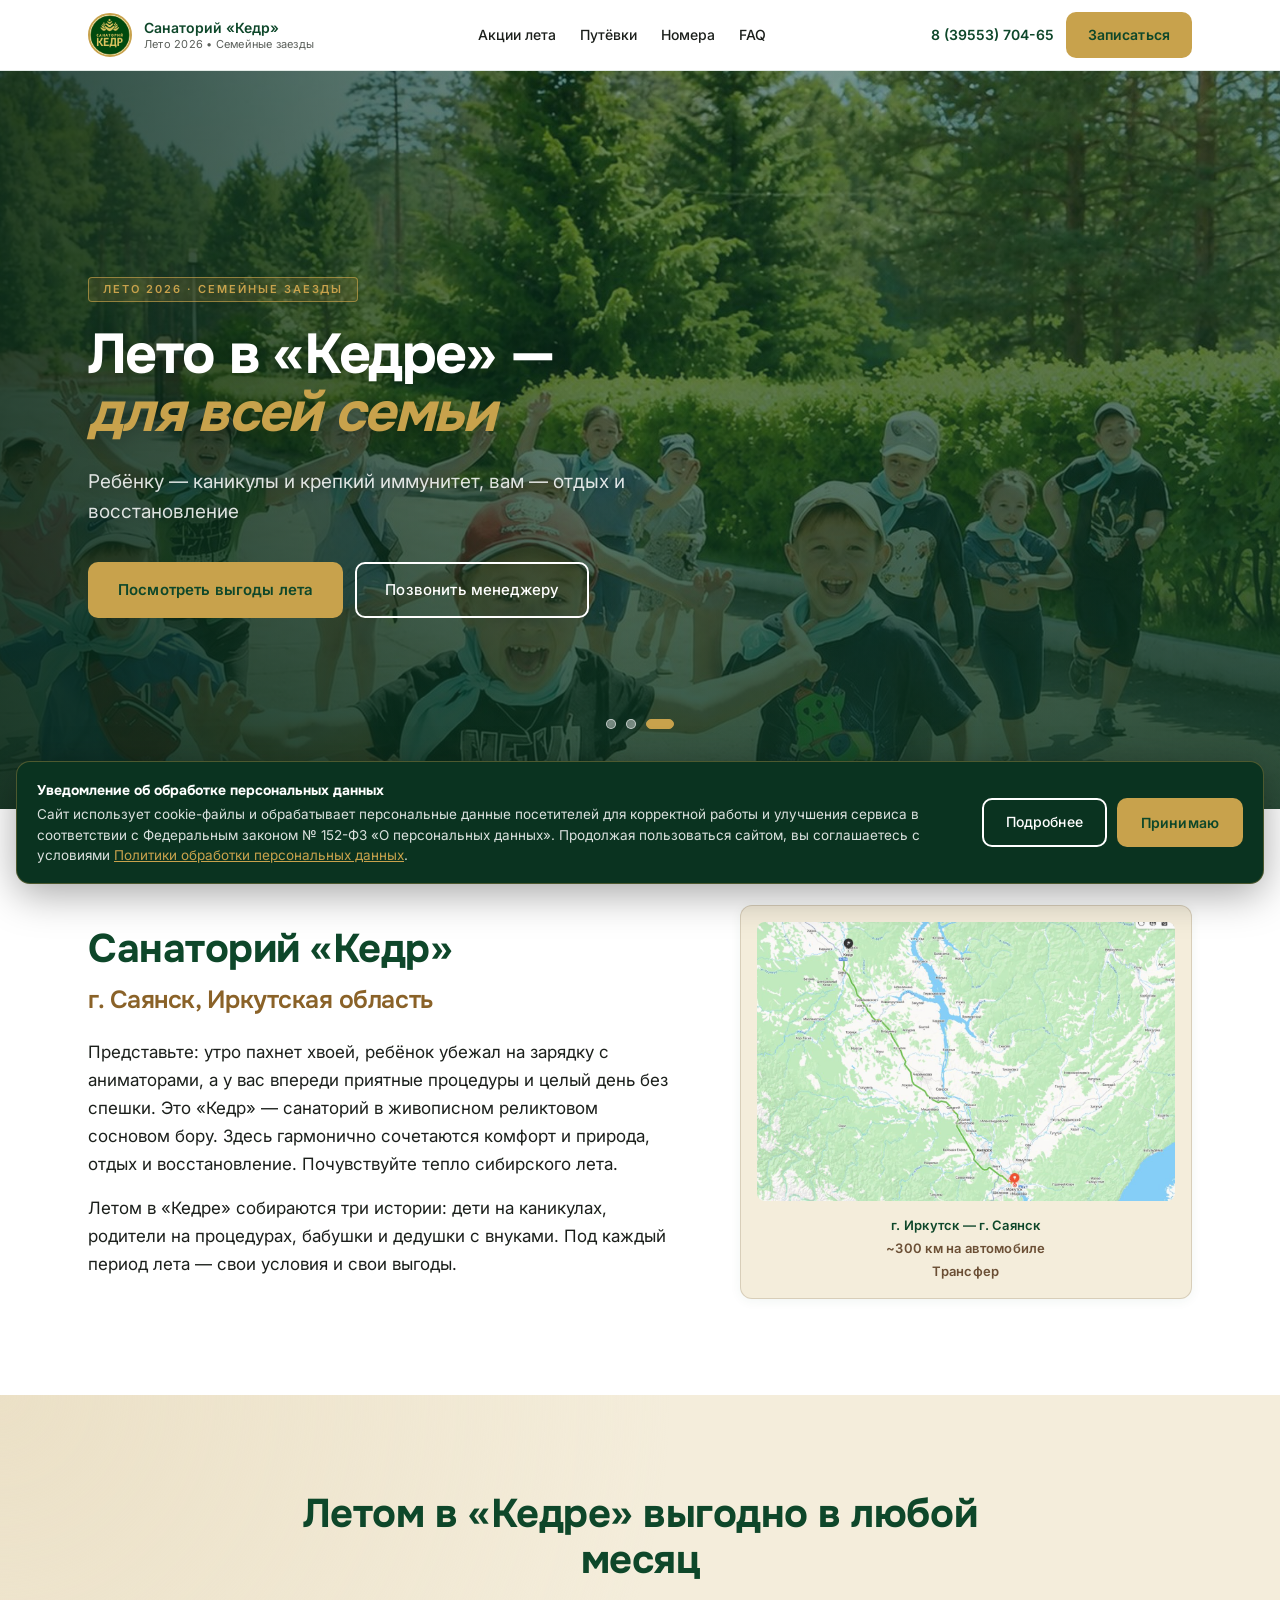
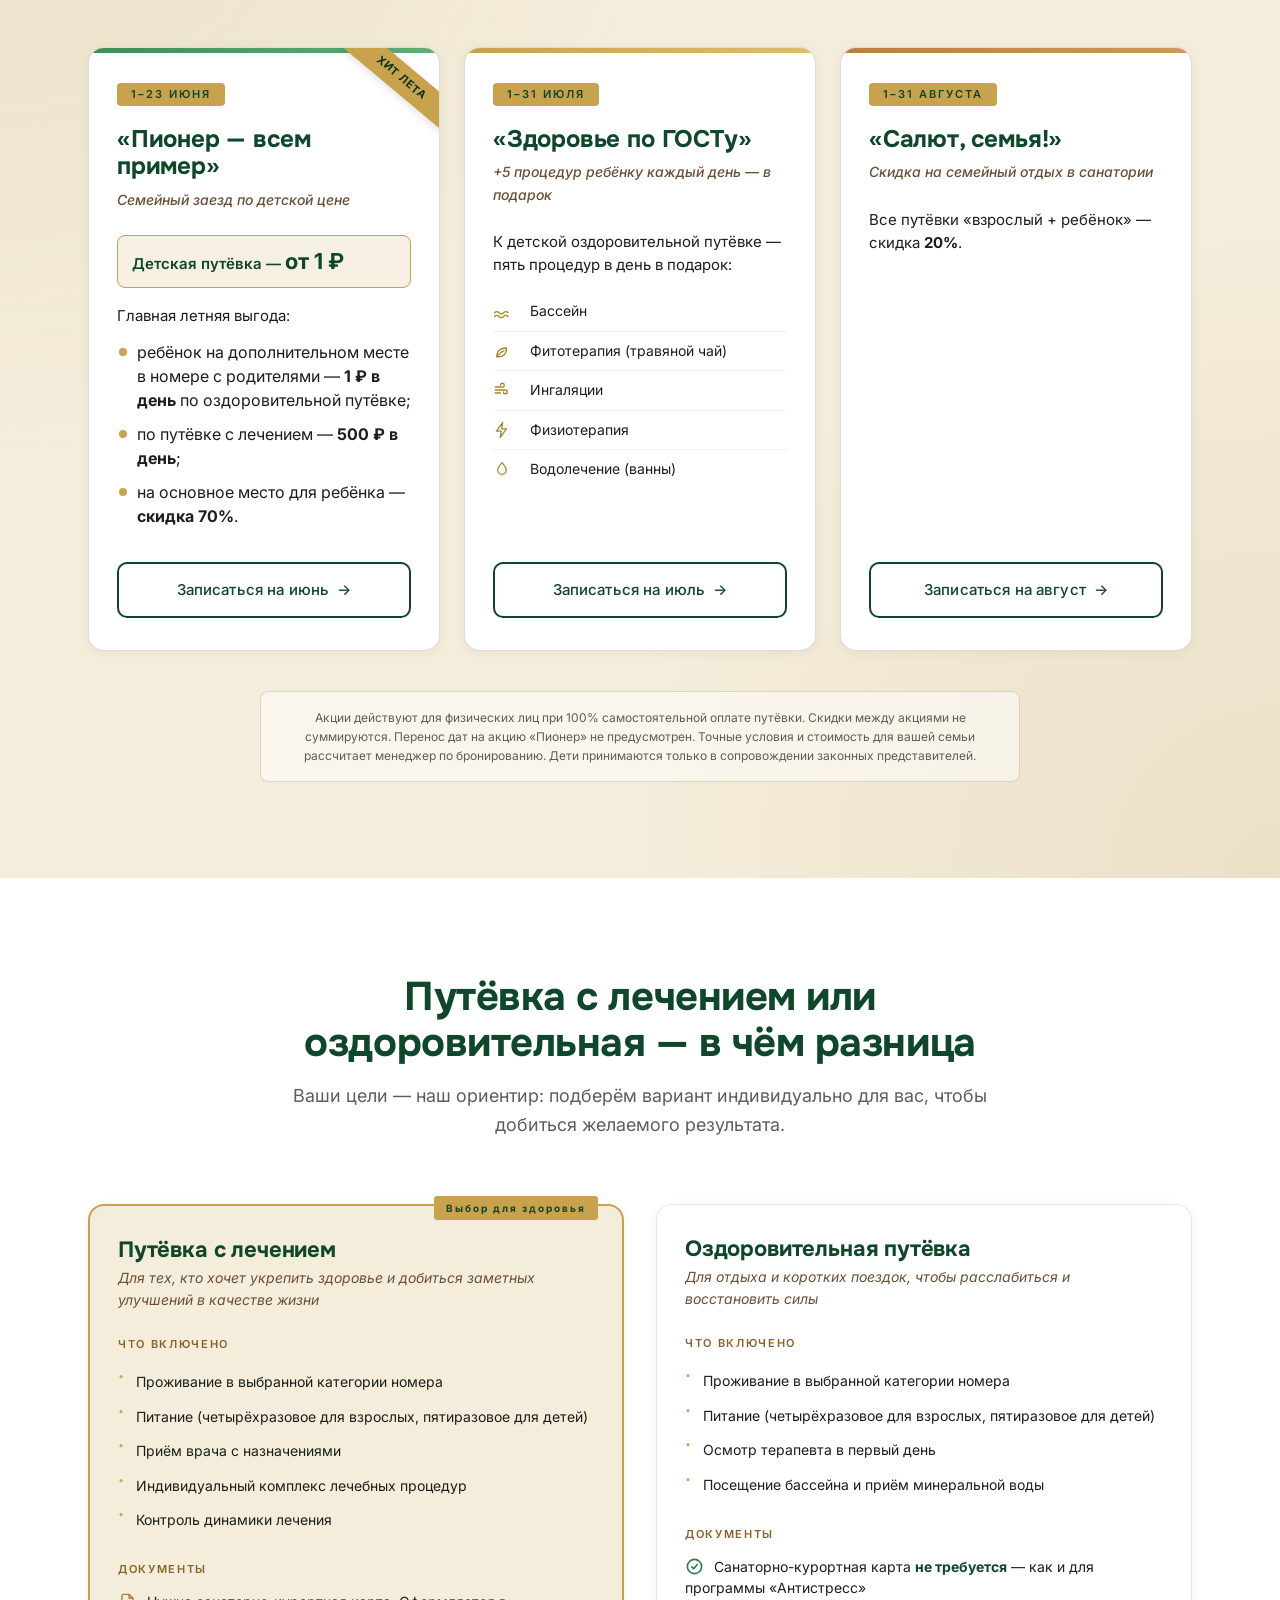
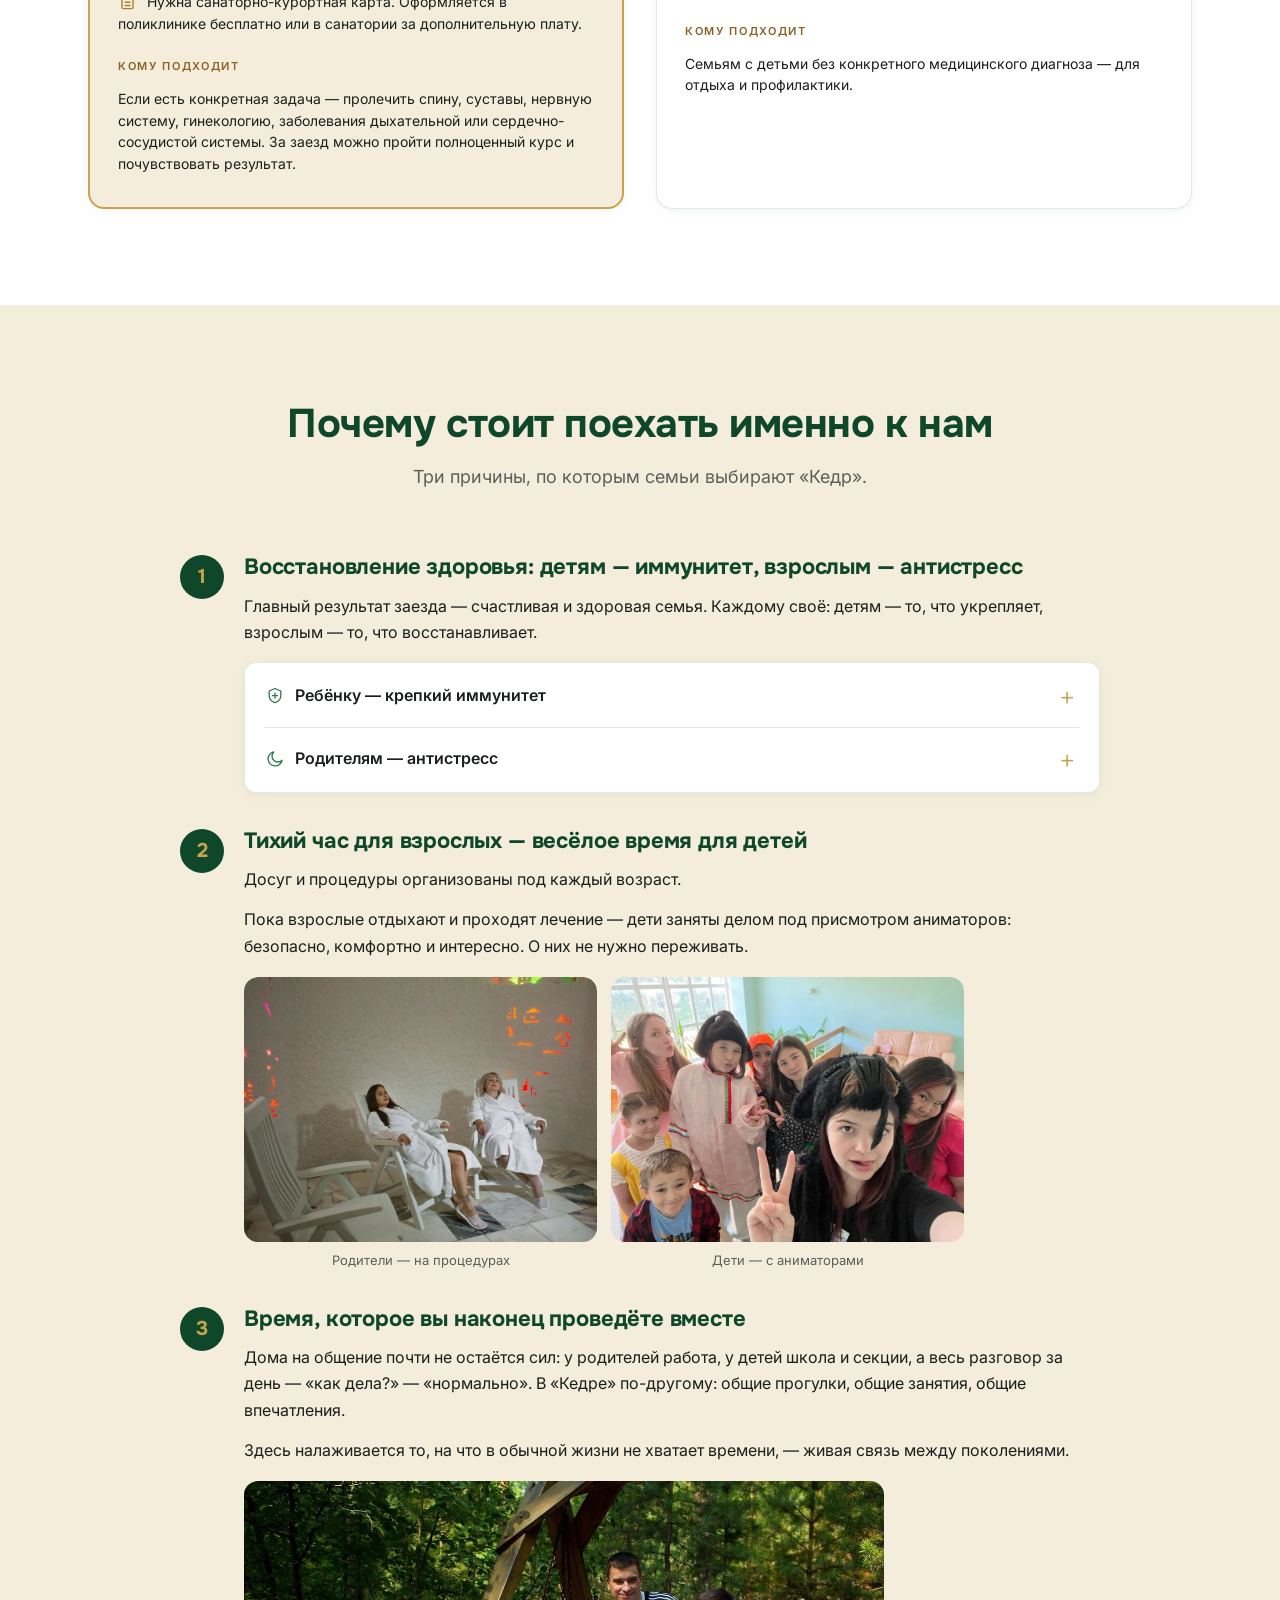
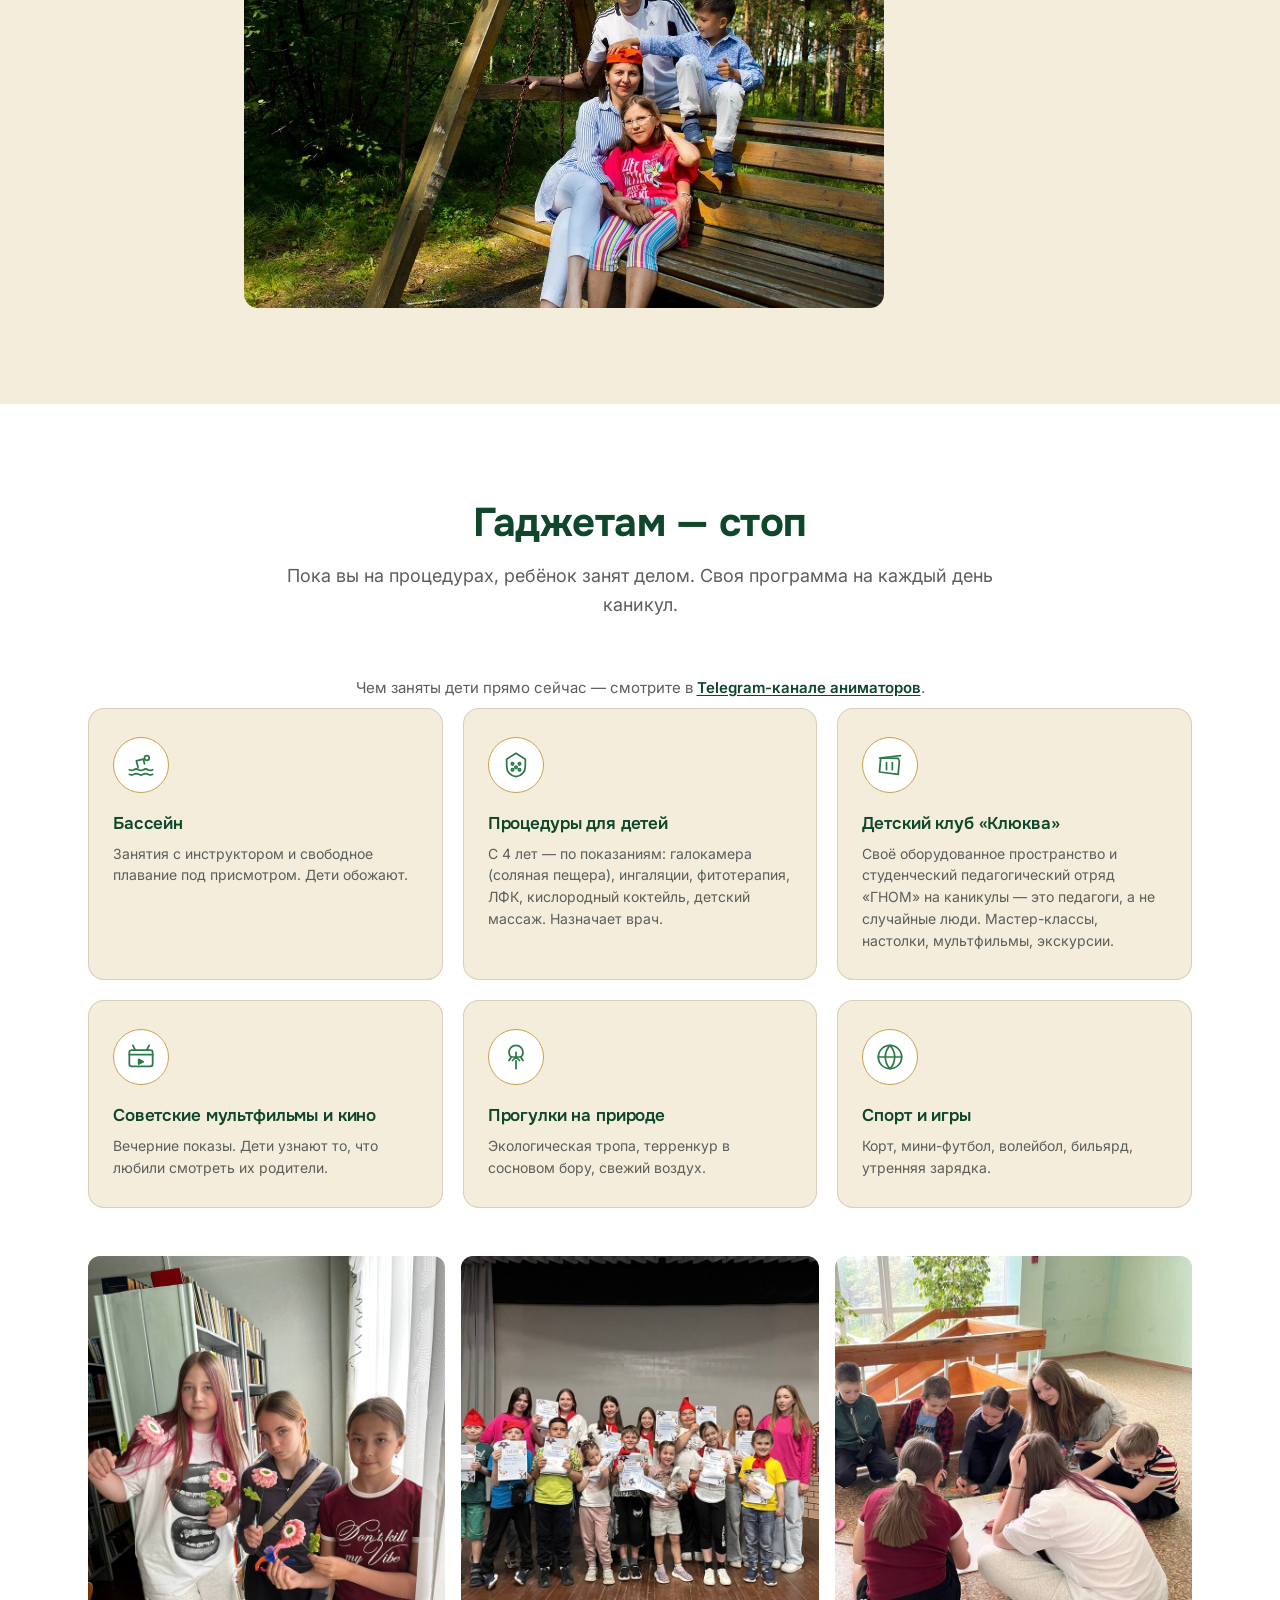
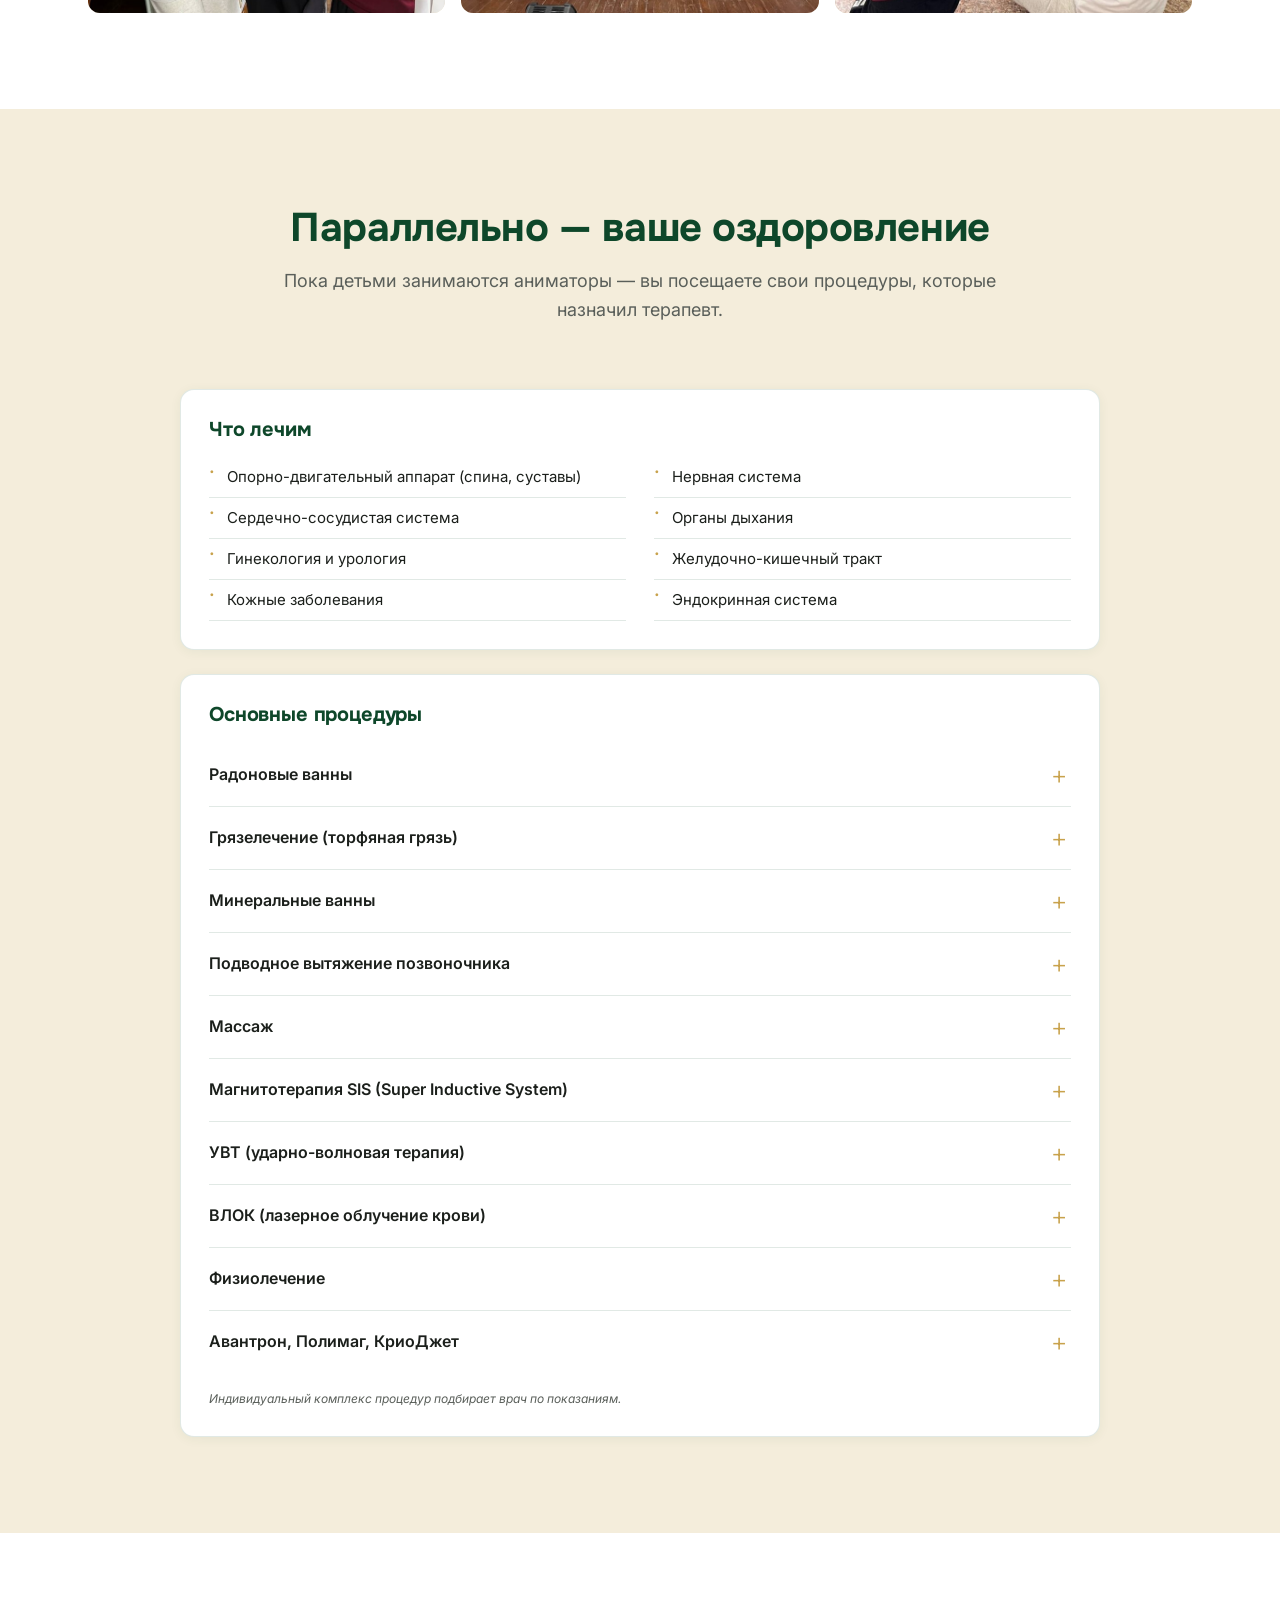
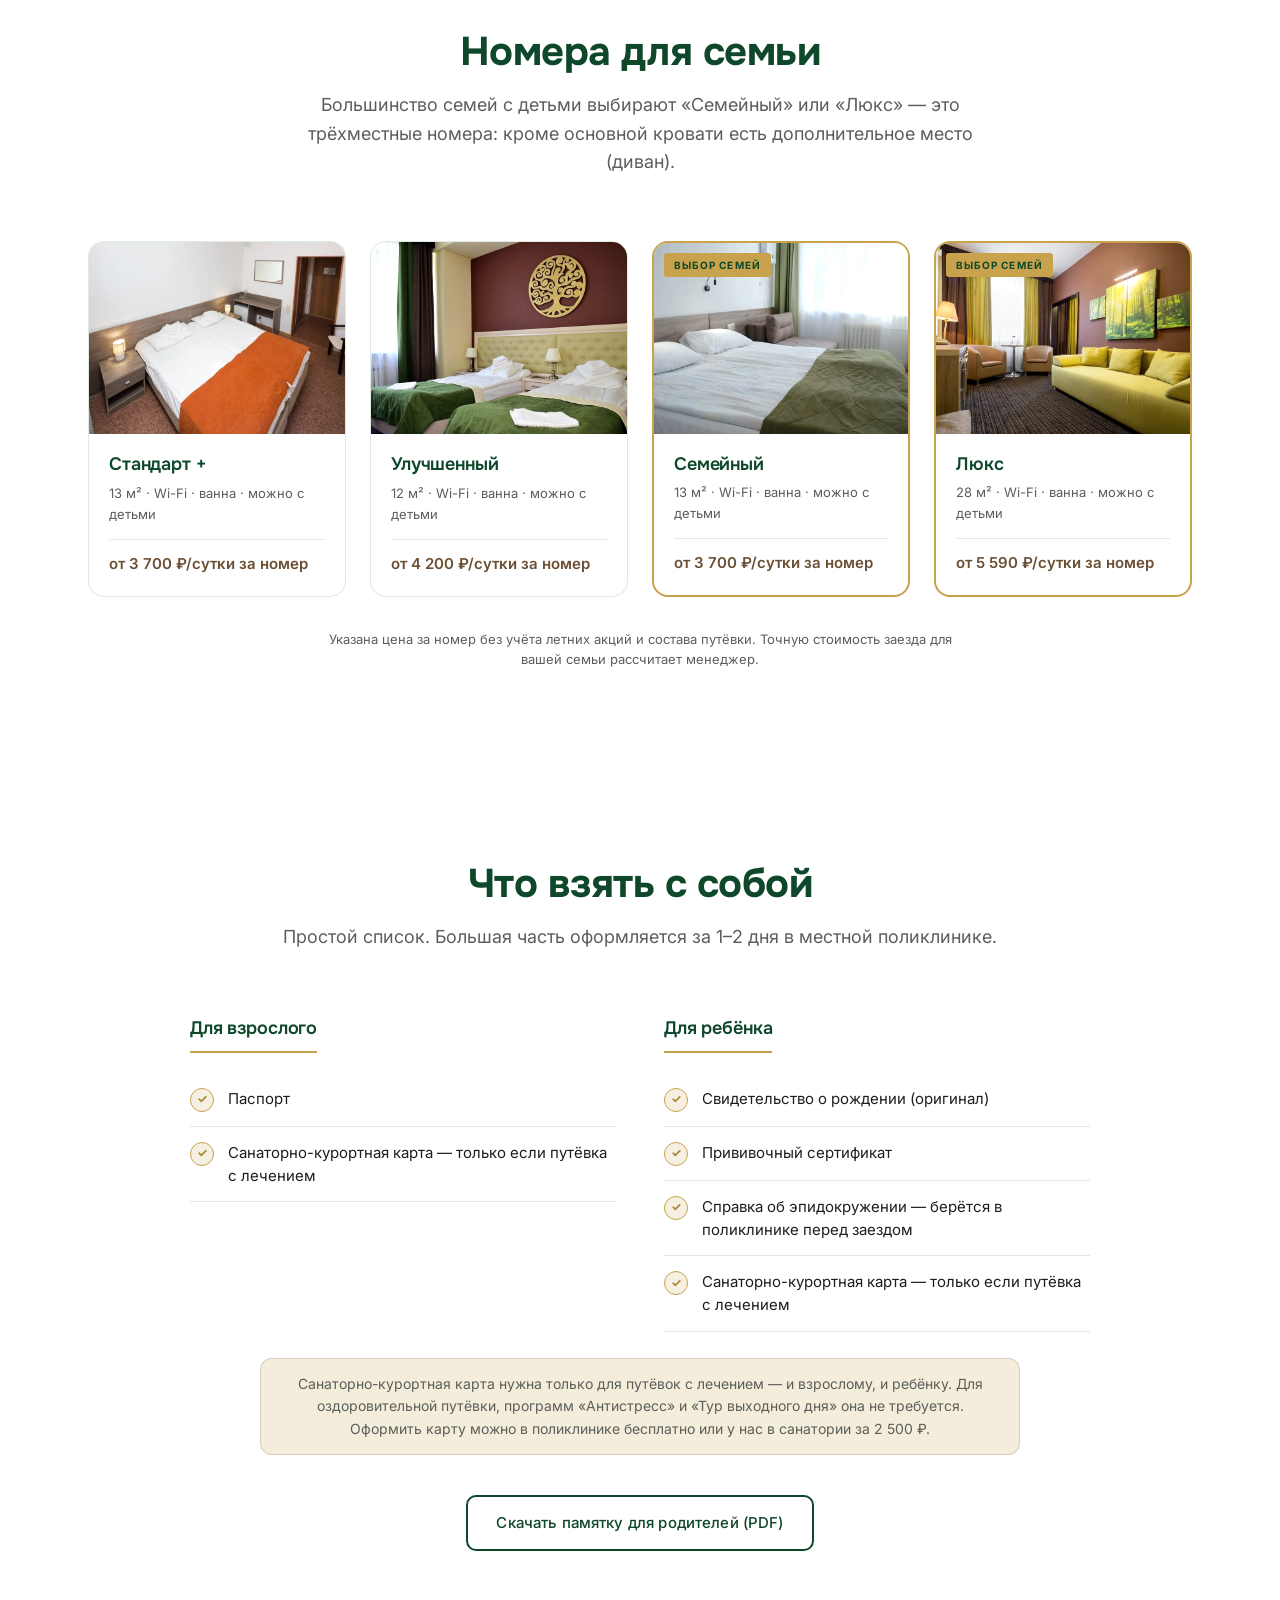
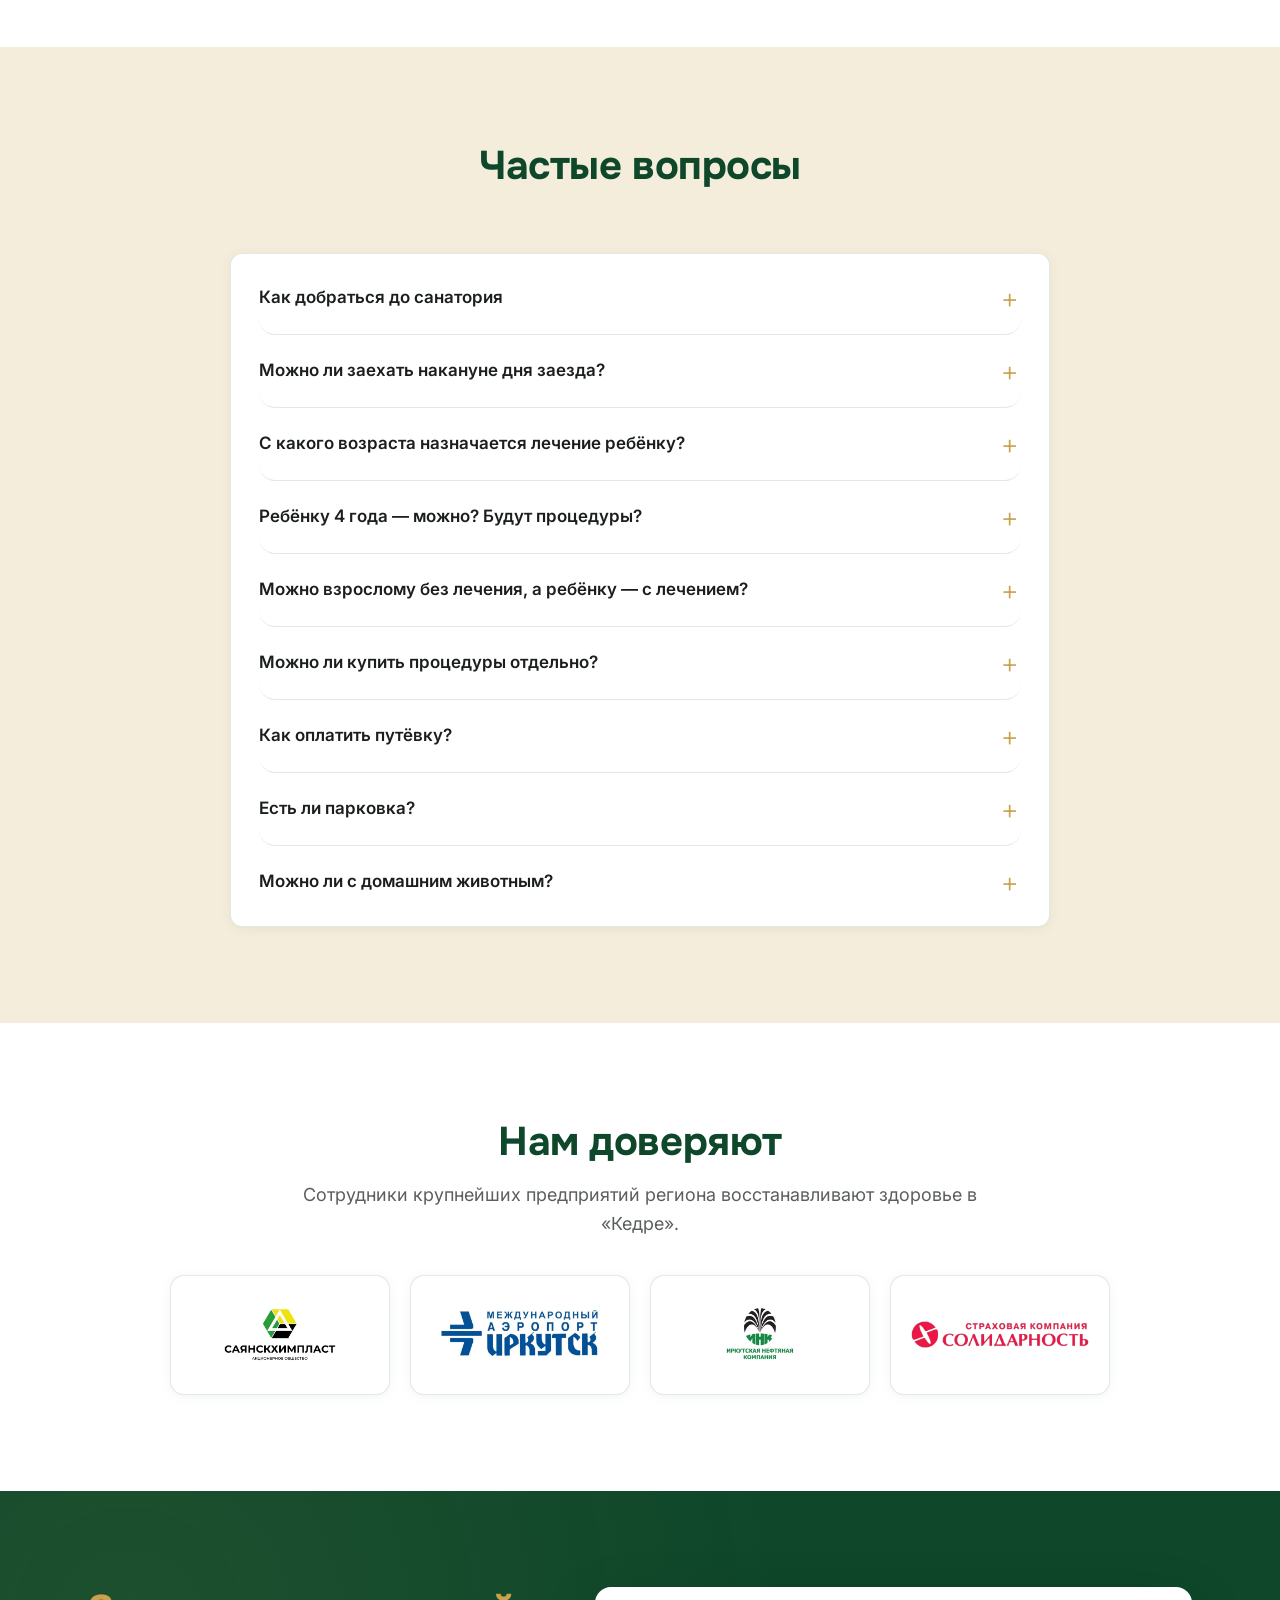
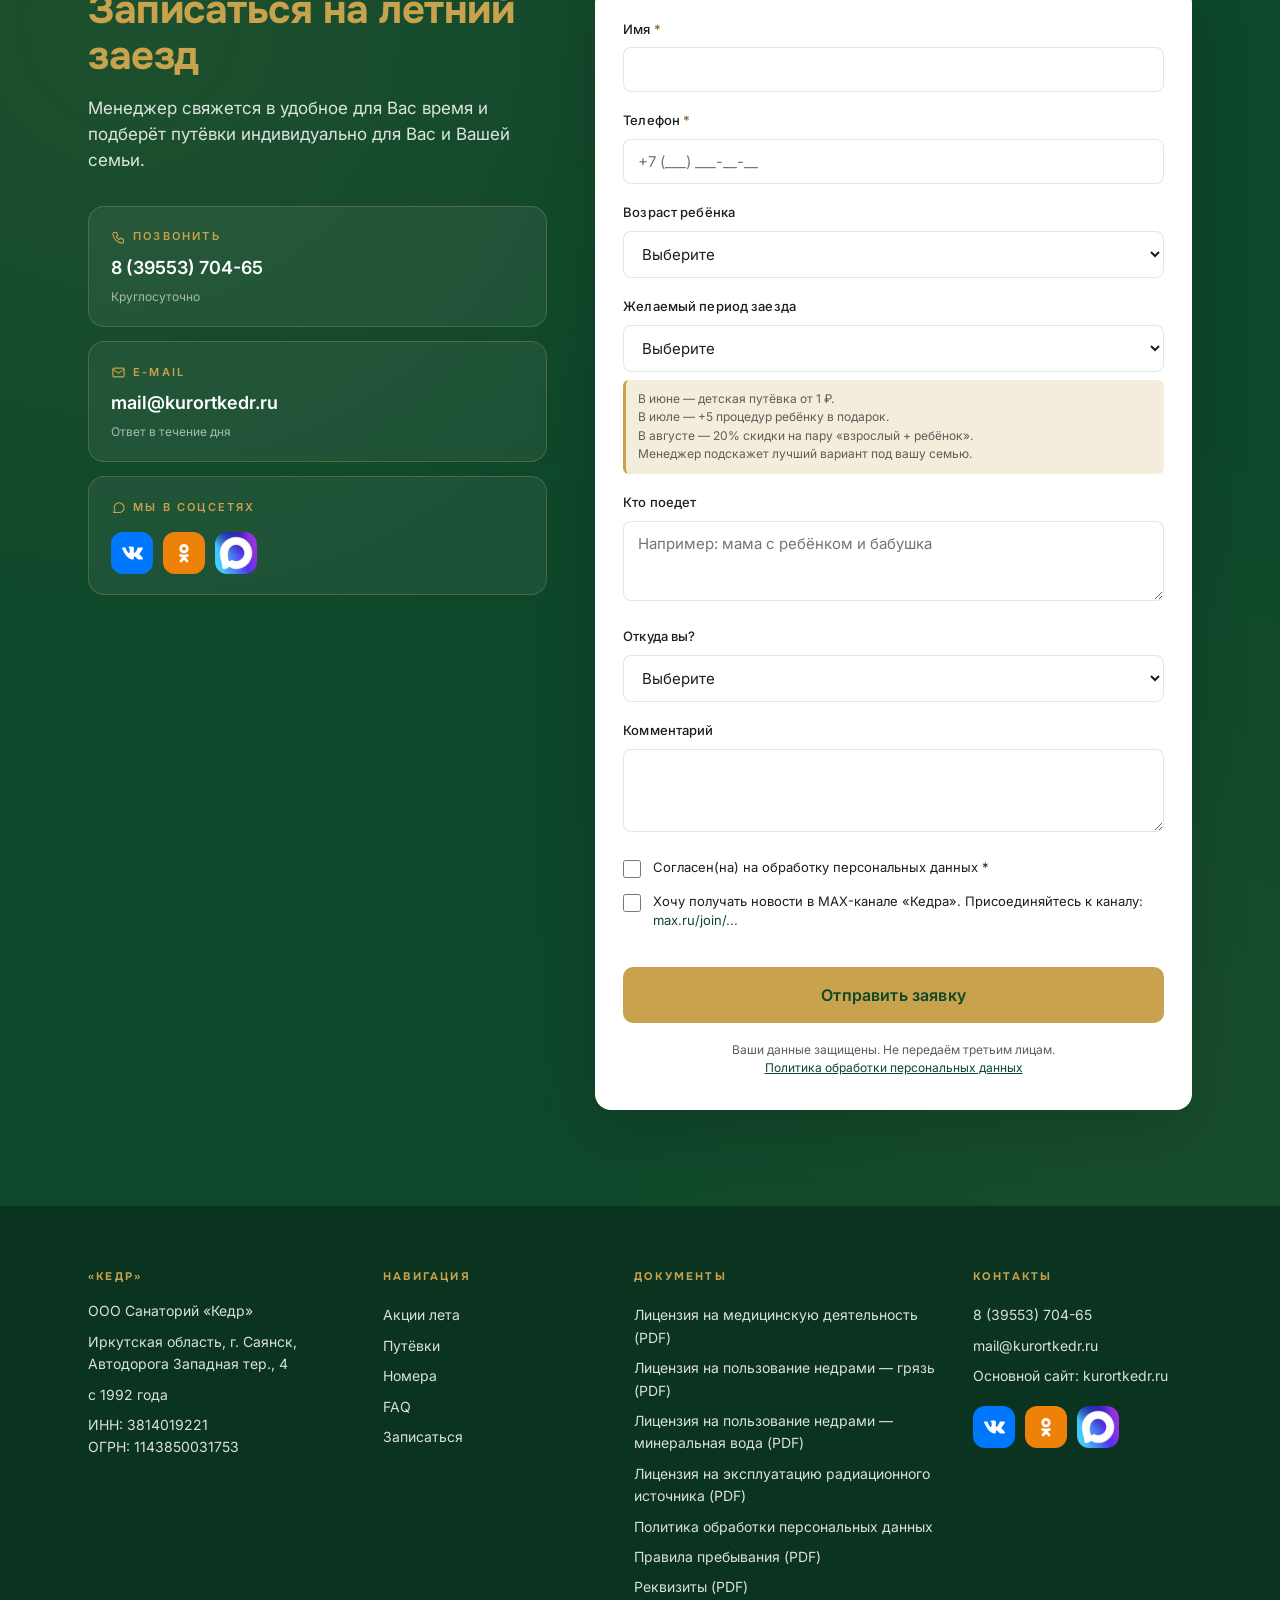
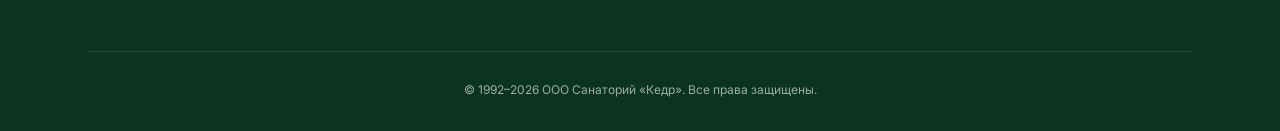
<file: index.html>
<!DOCTYPE html>
<html lang="ru">
<head>
  <meta charset="UTF-8">
  <meta name="viewport" content="width=device-width, initial-scale=1.0">
  <title>Лето в «Кедре» — семейные заезды 2026 · Санаторий «Кедр» Саянск</title>
  <meta name="description" content="Летние семейные заезды в санаторий «Кедр» в Саянске. Заезды с июня по сентябрь 2026. Радоновая лаборатория, минеральные источники, торфяная грязь. Каждый период — своё акционное предложение для семей с детьми.">

  <!-- Open Graph -->
  <meta property="og:type" content="website">
  <meta property="og:title" content="Лето в «Кедре» — для всей семьи">
  <meta property="og:description" content="Летние семейные заезды в санаторий «Кедр» в Саянске. Каждый период лета — своё акционное предложение.">
  <meta property="og:image" content="assets/img/hero/hero-1-building-desktop.jpg">

  <!-- Favicon -->
  <link rel="icon" type="image/jpeg" href="assets/img/logo/logo-kedr.jpg">
  <link rel="apple-touch-icon" href="assets/img/logo/logo-kedr.jpg">

  <!-- Google Fonts (временно — заменим после решения по шрифту) -->
  <link rel="preconnect" href="https://fonts.googleapis.com">
  <link rel="preconnect" href="https://fonts.gstatic.com" crossorigin>
  <link href="https://fonts.googleapis.com/css2?family=Inter:wght@400;500;700&family=Onest:wght@500;700&display=swap" rel="stylesheet">

  <!-- Стили -->
  <link rel="stylesheet" href="styles.css">

  <!-- Yandex SmartCaptcha -->
  <script src="https://smartcaptcha.yandexcloud.net/captcha.js" defer></script>

  <!-- Включаем анимации появления, если пользователь не просил «уменьшить движение» -->
  <script>
    if (!window.matchMedia || !window.matchMedia('(prefers-reduced-motion: reduce)').matches) {
      document.documentElement.classList.add('anim-ready');
    }
  </script>

  <!-- Yandex.Metrika counter -->
  <script type="text/javascript">
    (function(m,e,t,r,i,k,a){m[i]=m[i]||function(){(m[i].a=m[i].a||[]).push(arguments)};
    m[i].l=1*new Date();
    for (var j=0;j<document.scripts.length;j++){if(document.scripts[j].src===r){return;}}
    k=e.createElement(t),a=e.getElementsByTagName(t)[0],k.async=1,k.src=r,a.parentNode.insertBefore(k,a)})
    (window,document,"script","https://mc.yandex.ru/metrika/tag.js?id=109685901","ym");
    ym(109685901,"init",{ssr:true,webvisor:true,clickmap:true,ecommerce:"dataLayer",accurateTrackBounce:true,trackLinks:true});
  </script>
  <noscript><div><img src="https://mc.yandex.ru/watch/109685901" style="position:absolute; left:-9999px;" alt="" /></div></noscript>
  <!-- /Yandex.Metrika counter -->
</head>
<body>

  <!-- ===================================================
       ЭКРАН 1 — ШАПКА (sticky)
       =================================================== -->
  <header class="site-header" id="site-header">
    <div class="container">
      <a href="#" class="site-header__brand">
        <img class="site-header__logo-img" src="assets/img/logo/logo-kedr.jpg" alt="Логотип санатория «Кедр»" width="44" height="44">
        <div class="site-header__brand-text">
          <div class="site-header__brand-name">Санаторий «Кедр»</div>
          <div class="site-header__brand-sub">Лето 2026 • Семейные заезды</div>
        </div>
      </a>

      <nav class="site-header__nav" aria-label="Главное меню">
        <a href="#offers">Акции лета</a>
        <a href="#putevki">Путёвки</a>
        <a href="#rooms">Номера</a>
        <a href="#faq">FAQ</a>
      </nav>

      <div class="site-header__actions">
        <a href="tel:+73955370465" class="site-header__phone">8 (39553) 704-65</a>
        <a href="#form" class="btn btn-primary site-header__cta">Записаться</a>
        <button class="site-header__burger" id="burger" aria-label="Открыть меню" aria-expanded="false" aria-controls="mobile-menu">
          <span></span>
          <span></span>
          <span></span>
        </button>
      </div>
    </div>
  </header>

  <!-- Мобильное меню (оверлей на весь экран) -->
  <div class="mobile-menu" id="mobile-menu" aria-hidden="true">
    <div class="mobile-menu__inner">
      <nav class="mobile-menu__nav" aria-label="Мобильное меню">
        <a href="#offers">Акции лета</a>
        <a href="#putevki">Путёвки</a>
        <a href="#rooms">Номера</a>
        <a href="#faq">FAQ</a>
      </nav>

      <div class="mobile-menu__contacts">
        <a href="tel:+73955370465" class="mobile-menu__phone">8 (39553) 704-65</a>
        <a href="mailto:mail@kurortkedr.ru" class="mobile-menu__email">mail@kurortkedr.ru</a>
        <a href="#form" class="btn btn-primary mobile-menu__cta">Записаться на летний заезд</a>
      </div>
    </div>
  </div>

  <main>

    <!-- ===================================================
         ЭКРАН 2 — HERO (карусель — пока заглушка)
         =================================================== -->
    <section class="hero" id="hero" data-reveal-hero>
      <!-- Карусель: 3 слайда, автопрокрутка, кликаемые точки -->
      <div class="hero__carousel" aria-hidden="true">
        <div class="hero__slide active">
          <picture>
            <source media="(max-width: 768px)" srcset="assets/img/hero/hero-1-building-mobile.jpg">
            <img src="assets/img/hero/hero-1-building-desktop.jpg" alt="" loading="eager" fetchpriority="high">
          </picture>
        </div>
        <div class="hero__slide">
          <picture>
            <source media="(max-width: 768px)" srcset="assets/img/hero/hero-2-family-mobile.jpg">
            <img src="assets/img/hero/hero-2-family-desktop.jpg" alt="" loading="lazy">
          </picture>
        </div>
        <div class="hero__slide">
          <picture>
            <source media="(max-width: 768px)" srcset="assets/img/hero/hero-3-kids-mobile.jpg">
            <img src="assets/img/hero/hero-3-kids-desktop.jpg" alt="" loading="lazy">
          </picture>
        </div>
      </div>

      <div class="container">
        <div class="hero__badge">
          <span class="badge badge-outline">Лето 2026 · Семейные заезды</span>
        </div>

        <h1>
          Лето в «Кедре» —
          <span class="accent">для всей семьи</span>
        </h1>

        <p class="hero__subtitle">
          Ребёнку — каникулы и крепкий иммунитет,
          вам — отдых и восстановление
        </p>

        <div class="hero__actions">
          <a href="#offers" class="btn btn-primary">Посмотреть выгоды лета</a>
          <a href="tel:+73955370465" class="btn btn-secondary" id="hero-call-btn">Позвонить менеджеру</a>
        </div>
      </div>

      <!-- Точки-индикаторы карусели -->
      <div class="hero__dots" role="tablist" aria-label="Слайды">
        <button class="hero__dot active" type="button" data-slide="0" aria-label="Слайд 1"></button>
        <button class="hero__dot" type="button" data-slide="1" aria-label="Слайд 2"></button>
        <button class="hero__dot" type="button" data-slide="2" aria-label="Слайд 3"></button>
      </div>

      <div class="hero__scroll-hint">↓ Что внутри</div>
    </section>


    <!-- ===================================================
         ЭКРАН 3 — КТО МЫ (с SVG-картой маршрута)
         =================================================== -->
    <section class="section-white" id="about">
      <div class="container">
        <div class="about-grid">
          <div class="about-text">
            <h2>Санаторий «Кедр»<br><span class="about-h2-sub">г. Саянск, Иркутская область</span></h2>
            <p>
              Представьте: утро пахнет хвоей, ребёнок убежал на зарядку
              с аниматорами, а у вас впереди приятные процедуры и целый
              день без спешки. Это «Кедр» — санаторий в живописном
              реликтовом сосновом бору. Здесь гармонично сочетаются
              комфорт и природа, отдых и восстановление. Почувствуйте
              тепло сибирского лета.
            </p>
            <p>
              Летом в «Кедре» собираются три истории: дети на каникулах,
              родители на процедурах, бабушки и дедушки с внуками.
              Под каждый период лета — свои условия и свои выгоды.
            </p>
          </div>

          <a href="https://yandex.ru/maps/?ll=103.171702%2C53.207573&mode=routes&rtext=52.289588%2C104.280606~54.108884%2C102.133203&rtt=auto&z=8.78" target="_blank" rel="noopener" class="route-map" aria-label="Открыть маршрут в Яндекс.Картах">
            <img src="assets/img/about/route-map.jpg" alt="Карта маршрута г. Иркутск — г. Саянск (санаторий «Кедр»)" loading="lazy">
            <div class="route-map__overlay">
              <span>Открыть в Яндекс.Картах →</span>
            </div>
            <div class="route-map__caption route-map__caption--rows">
              <span>г. Иркутск — г. Саянск</span>
              <span>~300 км на автомобиле</span>
              <span>Трансфер</span>
            </div>
          </a>
        </div>
      </div>
    </section>


    <!-- ===================================================
         ЭКРАН 4 — ⭐ ВЫГОДЫ ПО ПЕРИОДАМ (главный блок)
         =================================================== -->
    <section class="section-cream offers-section" id="offers">
      <div class="container">
        <div class="section-header" data-reveal>
          <h2>Летом в «Кедре» выгодно в любой месяц</h2>
        </div>

        <div class="offers-grid" data-reveal-group>

          <!-- Карточка 1 — ИЮНЬ -->
          <article class="offer-card offer-card--june">
            <span class="offer-hit">Хит лета</span>
            <div class="offer-card__badge">
              <span class="badge badge-gold">1–23 июня</span>
            </div>
            <h3>«Пионер — всем пример»</h3>
            <div class="offer-card__sub">Семейный заезд по детской цене</div>
            <div class="offer-card__highlight">Детская путёвка — <strong>от 1&nbsp;₽</strong></div>

            <div class="offer-card__body">
              <p>Главная летняя выгода:</p>
              <ul class="offer-card__points">
                <li>ребёнок на дополнительном месте в номере с родителями — <strong>1&nbsp;₽ в день</strong> по оздоровительной путёвке;</li>
                <li>по путёвке с лечением — <strong>500&nbsp;₽ в день</strong>;</li>
                <li>на основное место для ребёнка — <strong>скидка 70%</strong>.</li>
              </ul>
            </div>

            <a href="#form" class="btn btn-outline-dark">Записаться на июнь</a>
          </article>

          <!-- Карточка 2 — ИЮЛЬ -->
          <article class="offer-card offer-card--july">
            <div class="offer-card__badge">
              <span class="badge badge-gold">1–31 июля</span>
            </div>
            <h3>«Здоровье по ГОСТу»</h3>
            <div class="offer-card__sub">+5 процедур ребёнку каждый день — в подарок</div>

            <div class="offer-card__body">
              <p>
                К детской оздоровительной путёвке — пять процедур в день
                в подарок:
              </p>
              <ul class="offer-card__list">
                <li><svg class="li-icon" viewBox="0 0 24 24" fill="none" stroke="currentColor" stroke-width="1.7" stroke-linecap="round" stroke-linejoin="round" aria-hidden="true"><path d="M2 13c2-2.2 4-2.2 6 0s4 2.2 6 0 4-2.2 6 0"/><path d="M2 18c2-2.2 4-2.2 6 0s4 2.2 6 0 4-2.2 6 0"/></svg><span>Бассейн</span></li>
                <li><svg class="li-icon" viewBox="0 0 24 24" fill="none" stroke="currentColor" stroke-width="1.7" stroke-linecap="round" stroke-linejoin="round" aria-hidden="true"><path d="M5 19.5c0-7.5 4.5-11.5 13-11.5 0 8.5-4.5 12.5-13 11.5z"/><path d="M5 19.5c3.2-4.4 6.4-6.6 9.6-7.6"/></svg><span>Фитотерапия (травяной чай)</span></li>
                <li><svg class="li-icon" viewBox="0 0 24 24" fill="none" stroke="currentColor" stroke-width="1.7" stroke-linecap="round" stroke-linejoin="round" aria-hidden="true"><path d="M3 8h9.5a2.5 2.5 0 1 0-2.5-2.5"/><path d="M3 12h13.5a2.5 2.5 0 1 1-2.5 2.5"/><path d="M3 16h7"/></svg><span>Ингаляции</span></li>
                <li><svg class="li-icon" viewBox="0 0 24 24" fill="none" stroke="currentColor" stroke-width="1.7" stroke-linecap="round" stroke-linejoin="round" aria-hidden="true"><path d="M13 2 4.5 13.5H11l-1.5 8.5L18 10.5h-6.5L13 2z"/></svg><span>Физиотерапия</span></li>
                <li><svg class="li-icon" viewBox="0 0 24 24" fill="none" stroke="currentColor" stroke-width="1.7" stroke-linecap="round" stroke-linejoin="round" aria-hidden="true"><path d="M12 3.5c3.3 3.8 5.7 6.8 5.7 9.9a5.7 5.7 0 0 1-11.4 0c0-3.1 2.4-6.1 5.7-9.9z"/></svg><span>Водолечение (ванны)</span></li>
              </ul>
            </div>

            <a href="#form" class="btn btn-outline-dark">Записаться на июль</a>
          </article>

          <!-- Карточка 3 — АВГУСТ -->
          <article class="offer-card offer-card--aug">
            <div class="offer-card__badge">
              <span class="badge badge-gold">1–31 августа</span>
            </div>
            <h3>«Салют, семья!»</h3>
            <div class="offer-card__sub">Скидка на семейный отдых в санатории</div>

            <div class="offer-card__body">
              <p>
                Все путёвки «взрослый + ребёнок» — скидка <strong>20%</strong>.
              </p>
            </div>

            <a href="#form" class="btn btn-outline-dark">Записаться на август</a>
          </article>

        </div>

        <p class="offers-disclaimer">
          Акции действуют для физических лиц при 100% самостоятельной оплате
          путёвки. Скидки между акциями не суммируются. Перенос дат на акцию
          «Пионер» не предусмотрен. Точные условия и стоимость для вашей семьи
          рассчитает менеджер по бронированию. Дети принимаются только
          в сопровождении законных представителей.
        </p>
      </div>
    </section>


    <!-- ===================================================
         ЭКРАН 5 — КАКИЕ ПУТЁВКИ
         =================================================== -->
    <section class="section-white" id="putevki">
      <div class="container">
        <div class="section-header" data-reveal>
          <h2>Путёвка с лечением или оздоровительная — в чём разница</h2>
          <p>
            Ваши цели — наш ориентир: подберём вариант индивидуально
            для вас, чтобы добиться желаемого результата.
          </p>
        </div>

        <div class="putevki-grid" data-reveal-group>

          <!-- Карточка А — С лечением (выделена, приоритет) -->
          <article class="putevka-card putevka-card--featured" data-badge="Выбор для здоровья">
            <h3>Путёвка с лечением</h3>
            <div class="putevka-card__sub">Для тех, кто хочет укрепить здоровье и добиться заметных улучшений в качестве жизни</div>

            <div class="putevka-card__section">
              <div class="putevka-card__section-title">Что включено</div>
              <ul>
                <li>Проживание в выбранной категории номера</li>
                <li>Питание (четырёхразовое для взрослых, пятиразовое для детей)</li>
                <li>Приём врача с назначениями</li>
                <li>Индивидуальный комплекс лечебных процедур</li>
                <li>Контроль динамики лечения</li>
              </ul>
            </div>

            <div class="putevka-card__section">
              <div class="putevka-card__section-title">Документы</div>
              <p><svg class="doc-ic doc-ic--doc" viewBox="0 0 24 24" fill="none" stroke="currentColor" stroke-width="1.8" stroke-linecap="round" stroke-linejoin="round" aria-hidden="true"><path d="M14 3H7a2 2 0 0 0-2 2v14a2 2 0 0 0 2 2h10a2 2 0 0 0 2-2V8z"/><path d="M14 3v5h5"/><path d="M9 13h6M9 17h6"/></svg> Нужна санаторно-курортная карта. Оформляется в поликлинике бесплатно или в санатории за дополнительную плату.</p>
            </div>

            <div class="putevka-card__section">
              <div class="putevka-card__section-title">Кому подходит</div>
              <p>
                Если есть конкретная задача — пролечить спину, суставы,
                нервную систему, гинекологию, заболевания дыхательной
                или сердечно-сосудистой системы. За заезд можно пройти
                полноценный курс и почувствовать результат.
              </p>
            </div>
          </article>

          <!-- Карточка Б — Оздоровительная -->
          <article class="putevka-card">
            <h3>Оздоровительная путёвка</h3>
            <div class="putevka-card__sub">Для отдыха и коротких поездок, чтобы расслабиться и восстановить силы</div>

            <div class="putevka-card__section">
              <div class="putevka-card__section-title">Что включено</div>
              <ul>
                <li>Проживание в выбранной категории номера</li>
                <li>Питание (четырёхразовое для взрослых, пятиразовое для детей)</li>
                <li>Осмотр терапевта в первый день</li>
                <li>Посещение бассейна и приём минеральной воды</li>
              </ul>
            </div>

            <div class="putevka-card__section">
              <div class="putevka-card__section-title">Документы</div>
              <p><svg class="doc-ic doc-ic--ok" viewBox="0 0 24 24" fill="none" stroke="currentColor" stroke-width="2" stroke-linecap="round" stroke-linejoin="round" aria-hidden="true"><circle cx="12" cy="12" r="9"/><path d="m8.5 12.5 2.4 2.4 4.6-5.3"/></svg> Санаторно-курортная карта <strong>не требуется</strong> — как и для программы «Антистресс»</p>
            </div>

            <div class="putevka-card__section">
              <div class="putevka-card__section-title">Кому подходит</div>
              <p>Семьям с детьми без конкретного медицинского диагноза — для отдыха и профилактики.</p>
            </div>

          </article>

        </div>
      </div>
    </section>


    <!-- ===================================================
         ЭКРАН 6 — ПОЧЕМУ СТОИТ ВЫБРАТЬ САНАТОРИЙ КЕДР
         =================================================== -->
    <section class="section-cream" id="why-kedr">
      <div class="container">
        <div class="section-header" data-reveal>
          <h2>Почему стоит поехать именно к нам</h2>
          <p>Три причины, по которым семьи выбирают «Кедр».</p>
        </div>

        <div class="reasons" data-reveal-group>

          <!-- Причина 1 — восстановление здоровья (аккордеон) -->
          <div class="reason">
            <div class="reason__num">1</div>
            <div class="reason__body">
              <h3>Восстановление здоровья: детям — иммунитет, взрослым — антистресс</h3>
              <p>
                Главный результат заезда — счастливая и здоровая семья. Каждому своё:
                детям — то, что укрепляет, взрослым — то, что восстанавливает.
              </p>
              <div class="accordion">
                <div class="accordion-item">
                  <button class="accordion-question" aria-expanded="false">
                    <span class="accordion-q-text">
                      <svg class="accordion-q-icon" viewBox="0 0 24 24" fill="none" stroke="currentColor" stroke-width="1.6" stroke-linecap="round" stroke-linejoin="round" aria-hidden="true">
                        <path d="M12 3l7 3v5.2c0 4.3-2.9 7.6-7 8.8-4.1-1.2-7-4.5-7-8.8V6l7-3z"/>
                        <path d="M12 8.5v6M9 11.5h6"/>
                      </svg>
                      <span>Ребёнку — крепкий иммунитет</span>
                    </span>
                    <span class="accordion-icon">+</span>
                  </button>
                  <div class="accordion-answer">
                    <img class="accordion-photo" src="assets/img/reasons/kids-aktiv.jpg" alt="Дети играют на свежем воздухе в сосновом бору санатория" loading="lazy">
                    <p>Бассейн, прогулки в сосновом бору, закаливание и процедуры по назначению врача — всё работает на защитные силы организма. Результат — меньше простуд в учебном году.</p>
                  </div>
                </div>
                <div class="accordion-item">
                  <button class="accordion-question" aria-expanded="false">
                    <span class="accordion-q-text">
                      <svg class="accordion-q-icon" viewBox="0 0 24 24" fill="none" stroke="currentColor" stroke-width="1.6" stroke-linecap="round" stroke-linejoin="round" aria-hidden="true">
                        <path d="M20.5 13.5A8.5 8.5 0 1 1 10.5 3.5a7 7 0 0 0 10 10z"/>
                      </svg>
                      <span>Родителям — антистресс</span>
                    </span>
                    <span class="accordion-icon">+</span>
                  </button>
                  <div class="accordion-answer">
                    <img class="accordion-photo" src="assets/img/reasons/relax-gamak.jpg" alt="Родители отдыхают в гамаках в сосновом бору" loading="lazy">
                    <p>Уходят тревожность, утомляемость и раздражительность. Нормализуется сон, возвращаются силы и хорошее настроение, организм легче переносит стрессовые нагрузки.</p>
                  </div>
                </div>
              </div>
            </div>
          </div>

          <!-- Причина 2 — занятость по возрасту -->
          <div class="reason">
            <div class="reason__num">2</div>
            <div class="reason__body">
              <h3>Тихий час для взрослых — весёлое время для детей</h3>
              <p>
                Досуг и процедуры организованы под каждый возраст.
              </p>
              <p>
                Пока взрослые отдыхают и проходят лечение — дети заняты делом
                под присмотром аниматоров: безопасно, комфортно и интересно.
                О них не нужно переживать.
              </p>
              <div class="reason-duo">
                <figure>
                  <img src="assets/img/reasons/galo-vzroslye.jpg" alt="Взрослые на процедуре в галокамере" loading="lazy">
                  <figcaption>Родители — на процедурах</figcaption>
                </figure>
                <figure>
                  <img src="assets/img/reasons/deti-animatory.jpg" alt="Дети с аниматорами в детском клубе" loading="lazy">
                  <figcaption>Дети — с аниматорами</figcaption>
                </figure>
              </div>
            </div>
          </div>

          <!-- Причина 3 — время вместе -->
          <div class="reason">
            <div class="reason__num">3</div>
            <div class="reason__body">
              <h3>Время, которое вы наконец проведёте вместе</h3>
              <p>
                Дома на общение почти не остаётся сил: у родителей работа,
                у детей школа и секции, а весь разговор за день — «как дела?» —
                «нормально». В «Кедре» по-другому: общие прогулки, общие занятия,
                общие впечатления.
              </p>
              <p>
                Здесь налаживается то, на что в обычной жизни не хватает
                времени, — живая связь между поколениями.
              </p>
              <div class="reason__photo">
                <img src="assets/img/reasons/family-vmeste.jpg" alt="Семья вместе на качелях в сосновом бору санатория «Кедр»" loading="lazy">
              </div>
            </div>
          </div>

        </div>

      </div>
    </section>


    <!-- ===================================================
         ЭКРАН 7 — ЧЕМ ЗАНЯТ РЕБЁНОК
         =================================================== -->
    <section class="section-white" id="kids">
      <div class="container">
        <div class="section-header" data-reveal>
          <h2>Гаджетам — стоп</h2>
          <p>
            Пока вы на процедурах, ребёнок занят делом.
            Своя программа на каждый день каникул.
          </p>
        </div>

        <p class="kids-tg">
          Чем заняты дети прямо сейчас — смотрите в
          <a href="https://t.me/sayanskKedr" target="_blank" rel="noopener">Telegram-канале аниматоров</a>.
        </p>

        <div class="kids-grid" data-reveal-group>

          <div class="kids-card">
            <div class="kids-card__icon">
              <svg viewBox="0 0 24 24" fill="none" stroke="currentColor" stroke-width="1.5" stroke-linecap="round" stroke-linejoin="round" aria-hidden="true">
                <path d="M2 20a4 4 0 0 0 4 0 4 4 0 0 1 4 0 4 4 0 0 0 4 0 4 4 0 0 1 4 0 4 4 0 0 0 4 0"/>
                <path d="M2 16a4 4 0 0 0 4 0 4 4 0 0 1 4 0 4 4 0 0 0 4 0 4 4 0 0 1 4 0 4 4 0 0 0 4 0"/>
                <circle cx="17" cy="6" r="2"/>
                <path d="M9.5 14 8 8.5 14 7l1 4"/>
              </svg>
            </div>
            <h3>Бассейн</h3>
            <p>Занятия с инструктором и свободное плавание под присмотром. Дети обожают.</p>
          </div>

          <div class="kids-card">
            <div class="kids-card__icon">
              <svg viewBox="0 0 24 24" fill="none" stroke="currentColor" stroke-width="1.5" stroke-linecap="round" stroke-linejoin="round" aria-hidden="true">
                <path d="M12 2 4 7v6c0 5 3.5 8.5 8 9 4.5-.5 8-4 8-9V7l-8-5z"/>
                <circle cx="9" cy="11" r="1"/>
                <circle cx="15" cy="11" r="1"/>
                <circle cx="12" cy="14" r="1"/>
                <circle cx="9" cy="16" r="1"/>
                <circle cx="15" cy="16" r="1"/>
              </svg>
            </div>
            <h3>Процедуры для детей</h3>
            <p>С 4 лет — по показаниям: галокамера (соляная пещера), ингаляции, фитотерапия, ЛФК, кислородный коктейль, детский массаж. Назначает врач.</p>
          </div>

          <div class="kids-card">
            <div class="kids-card__icon">
              <svg viewBox="0 0 24 24" fill="none" stroke="currentColor" stroke-width="1.5" stroke-linecap="round" stroke-linejoin="round" aria-hidden="true">
                <path d="M19 6.4 4 6 3 18l16 2 1-11.6z"/>
                <path d="M3 6 21 4"/>
                <path d="M9 10v6"/>
                <path d="M14 10v6"/>
              </svg>
            </div>
            <h3>Детский клуб «Клюква»</h3>
            <p>Своё оборудованное пространство и студенческий педагогический отряд «ГНОМ» на каникулы — это педагоги, а не случайные люди. Мастер-классы, настолки, мультфильмы, экскурсии.</p>
          </div>

          <div class="kids-card">
            <div class="kids-card__icon">
              <svg viewBox="0 0 24 24" fill="none" stroke="currentColor" stroke-width="1.5" stroke-linecap="round" stroke-linejoin="round" aria-hidden="true">
                <rect x="2" y="6" width="20" height="14" rx="2"/>
                <path d="M2 10h20"/>
                <path d="M7 6 5 2"/>
                <path d="M17 6l2-4"/>
                <path d="M10 14l4 2-4 2v-4z" fill="currentColor"/>
              </svg>
            </div>
            <h3>Советские мультфильмы и кино</h3>
            <p>Вечерние показы. Дети узнают то, что любили смотреть их родители.</p>
          </div>

          <div class="kids-card">
            <div class="kids-card__icon">
              <svg viewBox="0 0 24 24" fill="none" stroke="currentColor" stroke-width="1.5" stroke-linecap="round" stroke-linejoin="round" aria-hidden="true">
                <path d="M12 22v-7"/>
                <path d="M9 15l3-3 3 3"/>
                <path d="M12 12V8"/>
                <path d="M6 8c0-3.3 2.7-6 6-6s6 2.7 6 6c0 2-1 3.5-2 4H8c-1-.5-2-2-2-4z"/>
                <path d="M8 12l-2 3"/>
                <path d="M16 12l2 3"/>
              </svg>
            </div>
            <h3>Прогулки на природе</h3>
            <p>Экологическая тропа, терренкур в сосновом бору, свежий воздух.</p>
          </div>

          <div class="kids-card">
            <div class="kids-card__icon">
              <svg viewBox="0 0 24 24" fill="none" stroke="currentColor" stroke-width="1.5" stroke-linecap="round" stroke-linejoin="round" aria-hidden="true">
                <circle cx="12" cy="12" r="10"/>
                <path d="M12 2a14.5 14.5 0 0 0 0 20 14.5 14.5 0 0 0 0-20"/>
                <path d="M2 12h20"/>
              </svg>
            </div>
            <h3>Спорт и игры</h3>
            <p>Корт, мини-футбол, волейбол, бильярд, утренняя зарядка.</p>
          </div>

        </div>

        <div class="kids-photos">
          <div class="kids-photo">
            <img src="assets/img/kids/kids-master-class.jpg" alt="Мастер-класс в детском клубе «Клюква»: цветы своими руками" loading="lazy">
          </div>
          <div class="kids-photo">
            <img src="assets/img/kids/kids-zaryadka.jpg" alt="Праздник с аниматорами: награждение детей грамотами" loading="lazy">
          </div>
          <div class="kids-photo">
            <img src="assets/img/kids/kids-game.jpg" alt="Творческое занятие с аниматорами в детском клубе" loading="lazy">
          </div>
        </div>
      </div>
    </section>


    <!-- ===================================================
         ЭКРАН 8 — ЧЕМ ЗАНЯТ ВЗРОСЛЫЙ
         =================================================== -->
    <section class="section-cream" id="adult">
      <div class="container">
        <div class="section-header" data-reveal>
          <h2>Параллельно — ваше оздоровление</h2>
          <p>
            Пока детьми занимаются аниматоры — вы посещаете свои
            процедуры, которые назначил терапевт.
          </p>
        </div>

        <div class="adult-wrap">

          <div class="adult-block--full">
            <h3>Что лечим</h3>
            <ul class="adult-conditions">
              <li>Опорно-двигательный аппарат (спина, суставы)</li>
              <li>Нервная система</li>
              <li>Сердечно-сосудистая система</li>
              <li>Органы дыхания</li>
              <li>Гинекология и урология</li>
              <li>Желудочно-кишечный тракт</li>
              <li>Кожные заболевания</li>
              <li>Эндокринная система</li>
            </ul>
          </div>

          <div class="adult-block--full">
            <h3>Основные процедуры</h3>
            <div class="accordion">
              <div class="accordion-item">
                <button class="accordion-question" aria-expanded="false">
                  <span>Радоновые ванны</span><span class="accordion-icon">+</span>
                </button>
                <div class="accordion-answer">
                  <p>Главная процедура «Кедра». Мягко снимают боль и воспаление, помогают при болезнях суставов, кожи и нервной системы. Принимаются в собственной лаборатории с точной дозировкой.</p>
                  <p class="accordion-disclaimer">Имеются противопоказания. Необходима консультация специалиста.</p>
                </div>
              </div>
              <div class="accordion-item">
                <button class="accordion-question" aria-expanded="false">
                  <span>Грязелечение (торфяная грязь)</span><span class="accordion-icon">+</span>
                </button>
                <div class="accordion-answer">
                  <p>Аппликации лечебной торфяной грязи с клюквенных болот Присаянья. Прогревают, снимают воспаление, особенно эффективны для суставов, спины и кожи.</p>
                </div>
              </div>
              <div class="accordion-item">
                <button class="accordion-question" aria-expanded="false">
                  <span>Минеральные ванны</span><span class="accordion-icon">+</span>
                </button>
                <div class="accordion-answer">
                  <p>Ванны с минеральной водой из собственных источников. Расслабляют, улучшают кровообращение и обмен веществ.</p>
                </div>
              </div>
              <div class="accordion-item">
                <button class="accordion-question" aria-expanded="false">
                  <span>Подводное вытяжение позвоночника</span><span class="accordion-icon">+</span>
                </button>
                <div class="accordion-answer">
                  <p>Бережное вытяжение в тёплой воде. Снимает нагрузку с позвоночника, уменьшает боль при остеохондрозе и грыжах межпозвоночных дисков.</p>
                </div>
              </div>
              <div class="accordion-item">
                <button class="accordion-question" aria-expanded="false">
                  <span>Массаж</span><span class="accordion-icon">+</span>
                </button>
                <div class="accordion-answer">
                  <p>Лечебный и общий массаж. Снимает мышечное напряжение, улучшает кровообращение, ускоряет восстановление.</p>
                </div>
              </div>
              <div class="accordion-item">
                <button class="accordion-question" aria-expanded="false">
                  <span>Магнитотерапия SIS (Super Inductive System)</span><span class="accordion-icon">+</span>
                </button>
                <div class="accordion-answer">
                  <p>Высокоинтенсивная импульсная магнитотерапия нового поколения: магнитное поле проникает вглубь до 10 см — к мышцам, связкам, суставам и нервам. Обезболивает, восстанавливает подвижность суставов, укрепляет мышцы, улучшает кровообращение. Сеанс 10–20 минут, эффект может ощущаться уже после первой процедуры.</p>
                  <p class="accordion-disclaimer">Имеются противопоказания. Необходима консультация специалиста.</p>
                </div>
              </div>
              <div class="accordion-item">
                <button class="accordion-question" aria-expanded="false">
                  <span>УВТ (ударно-волновая терапия)</span><span class="accordion-icon">+</span>
                </button>
                <div class="accordion-answer">
                  <p>Акустические волны разбивают болезненные уплотнения и запускают восстановление тканей. Эффективна при пяточной шпоре, болях в суставах и сухожилиях.</p>
                </div>
              </div>
              <div class="accordion-item">
                <button class="accordion-question" aria-expanded="false">
                  <span>ВЛОК (лазерное облучение крови)</span><span class="accordion-icon">+</span>
                </button>
                <div class="accordion-answer">
                  <p>Мягко улучшает состояние крови и сосудов, повышает иммунитет, усиливает эффект остального лечения.</p>
                </div>
              </div>
              <div class="accordion-item">
                <button class="accordion-question" aria-expanded="false">
                  <span>Физиолечение</span><span class="accordion-icon">+</span>
                </button>
                <div class="accordion-answer">
                  <p>Широкий спектр аппаратной физиотерапии — электролечение, светолечение, ингаляции и другое, по назначению врача.</p>
                </div>
              </div>
              <div class="accordion-item">
                <button class="accordion-question" aria-expanded="false">
                  <span>Авантрон, Полимаг, КриоДжет</span><span class="accordion-icon">+</span>
                </button>
                <div class="accordion-answer">
                  <p>Современные аппараты для электростимуляции, магнитотерапии и лечения холодом. Подбираются индивидуально под задачу.</p>
                </div>
              </div>
            </div>
            <p class="adult-procedures-note">Индивидуальный комплекс процедур подбирает врач по показаниям.</p>
          </div>

        </div>
      </div>
    </section>


    <!-- ===================================================
         ЭКРАН 9 — НОМЕРА
         =================================================== -->
    <section class="section-white" id="rooms">
      <div class="container">
        <div class="section-header" data-reveal>
          <h2>Номера для семьи</h2>
          <p>
            Большинство семей с детьми выбирают «Семейный» или «Люкс» —
            это трёхместные номера: кроме основной кровати есть
            дополнительное место (диван).
          </p>
        </div>

        <div class="rooms-grid" data-reveal-group>

          <article class="room-card">
            <div class="room-card__image">
              <img src="assets/img/rooms/room-standard-plus.jpg" alt="Номер Стандарт+ в санатории «Кедр»" loading="lazy">
            </div>
            <div class="room-card__body">
              <h3>Стандарт +</h3>
              <div class="room-card__meta">13 м² · Wi-Fi · ванна · можно с детьми</div>
              <div class="room-card__price">от 3 700 ₽/сутки за номер</div>
            </div>
          </article>

          <article class="room-card">
            <div class="room-card__image">
              <img src="assets/img/rooms/room-uluchshennyy.jpg" alt="Номер Улучшенный" loading="lazy">
            </div>
            <div class="room-card__body">
              <h3>Улучшенный</h3>
              <div class="room-card__meta">12 м² · Wi-Fi · ванна · можно с детьми</div>
              <div class="room-card__price">от 4 200 ₽/сутки за номер</div>
            </div>
          </article>

          <article class="room-card room-card--featured">
            <div class="room-card__image">
              <img src="assets/img/rooms/room-semeynyy.jpg" alt="Номер Семейный" loading="lazy">
            </div>
            <div class="room-card__body">
              <h3>Семейный</h3>
              <div class="room-card__meta">13 м² · Wi-Fi · ванна · можно с детьми</div>
              <div class="room-card__price">от 3 700 ₽/сутки за номер</div>
            </div>
          </article>

          <article class="room-card room-card--featured">
            <div class="room-card__image">
              <img src="assets/img/rooms/room-lyuks.jpg" alt="Номер Люкс" loading="lazy">
            </div>
            <div class="room-card__body">
              <h3>Люкс</h3>
              <div class="room-card__meta">28 м² · Wi-Fi · ванна · можно с детьми</div>
              <div class="room-card__price">от 5 590 ₽/сутки за номер</div>
            </div>
          </article>

        </div>

        <p class="rooms-disclaimer">
          Указана цена за номер без учёта летних акций и состава путёвки.
          Точную стоимость заезда для вашей семьи рассчитает менеджер.
        </p>
      </div>
    </section>


    <!-- Экран «Как проходит день» удалён по решению заказчика -->



    <!-- ===================================================
         ЭКРАН 11 — ДОКУМЕНТЫ ДЛЯ ЗАЕЗДА
         =================================================== -->
    <section class="section-white" id="docs">
      <div class="container">
        <div class="section-header" data-reveal>
          <h2>Что взять с собой</h2>
          <p>
            Простой список. Большая часть оформляется
            за 1–2 дня в местной поликлинике.
          </p>
        </div>

        <div class="docs-grid" data-reveal-group>

          <div class="docs-col">
            <h3>Для взрослого</h3>
            <ul>
              <li><span class="docs-col__check">✓</span><span>Паспорт</span></li>
              <li><span class="docs-col__check">✓</span><span>Санаторно-курортная карта — только если путёвка с лечением</span></li>
            </ul>
          </div>

          <div class="docs-col">
            <h3>Для ребёнка</h3>
            <ul>
              <li><span class="docs-col__check">✓</span><span>Свидетельство о рождении (оригинал)</span></li>
              <li><span class="docs-col__check">✓</span><span>Прививочный сертификат</span></li>
              <li><span class="docs-col__check">✓</span><span>Справка об эпидокружении — берётся в поликлинике перед заездом</span></li>
              <li><span class="docs-col__check">✓</span><span>Санаторно-курортная карта — только если путёвка с лечением</span></li>
            </ul>
          </div>

        </div>

        <p class="docs-note">
          Санаторно-курортная карта нужна только для путёвок с лечением —
          и взрослому, и ребёнку. Для оздоровительной путёвки, программ
          «Антистресс» и «Тур выходного дня» она не требуется. Оформить карту можно в поликлинике
          бесплатно или у нас в санатории за 2&nbsp;500&nbsp;₽.
        </p>

        <div class="docs-action">
          <a href="assets/docs/pamyatka-roditelyam.pdf" class="btn btn-outline-dark" download>
            Скачать памятку для родителей (PDF)
          </a>
        </div>
      </div>
    </section>


    <!-- ===================================================
         ЭКРАН 12 — FAQ
         =================================================== -->
    <section class="section-cream" id="faq">
      <div class="container">
        <div class="section-header" data-reveal>
          <h2>Частые вопросы</h2>
        </div>

        <div class="faq-list" data-reveal-group>

          <div class="faq-item">
            <button class="faq-question" aria-expanded="false">
              <span>Как добраться до санатория</span>
              <span class="faq-icon">+</span>
            </button>
            <div class="faq-answer">
              <p><strong>По железной дороге:</strong> до станции Зима. От ж/д вокзала г. Зима на автобусе или маршрутном такси (около 30 минут) до автовокзала г. Саянска. От автовокзала до санатория на такси можно добраться за 10 минут. Посмотреть расписание ЖД-транспорта можно на сайте <a href="http://www.tutu.ru/" target="_blank" rel="noopener">tutu.ru</a>.</p>

              <p><strong>На автобусе или маршрутном такси</strong> из городов: г. Иркутск, г. Ангарск, г. Тулун до автовокзала г. Саянска. От автовокзала до санатория на такси.</p>

              <p><strong>г. Иркутск, г. Нижнеудинск → Санаторий «Кедр»:</strong> гость самостоятельно приобретает билет на маршруты автобуса № 570, 552 в кассе автовокзала г. Иркутска или г. Нижнеудинска (остановки согласно маршруту) до г. Саянска и сообщает водителю автобуса, что едет до Санатория «Кедр». Можно купить билет онлайн на сайте <a href="https://avtovokzal-on-line.ru/" target="_blank" rel="noopener">avtovokzal-on-line.ru</a>. При посадке в автобус гость предупреждает водителя, что едет до санатория «Кедр».</p>

              <p><strong>Санаторий «Кедр» → г. Иркутск, г. Нижнеудинск</strong> на рейсах автобуса № 570, 552: гость бронирует место в автобусе через администратора санатория на ресепшене или по телефону <a href="tel:+73955601351">+7 (3955) 60-13-51</a>.</p>
            </div>
          </div>

          <div class="faq-item">
            <button class="faq-question" aria-expanded="false">
              <span>Можно ли заехать накануне дня заезда?</span>
              <span class="faq-icon">+</span>
            </button>
            <div class="faq-answer">
              Да. Накануне даты начала путёвки заселение возможно с 19:00. Если хотите приехать ещё раньше — доплата за каждый час до 19:00, при наличии свободных номеров.
            </div>
          </div>

          <div class="faq-item">
            <button class="faq-question" aria-expanded="false">
              <span>С какого возраста назначается лечение ребёнку?</span>
              <span class="faq-icon">+</span>
            </button>
            <div class="faq-answer">
              С 4 лет, по показаниям. Индивидуальный комплекс назначает педиатр санатория на приёме в первый день заезда.
            </div>
          </div>

          <div class="faq-item">
            <button class="faq-question" aria-expanded="false">
              <span>Ребёнку 4 года — можно? Будут процедуры?</span>
              <span class="faq-icon">+</span>
            </button>
            <div class="faq-answer">
              Да. С 4 лет врач уже назначает процедуры по показаниям: галокамера, физиопроцедуры, ингаляции, фитотерапия, ЛФК, кислородный коктейль, детский массаж.
            </div>
          </div>

          <div class="faq-item">
            <button class="faq-question" aria-expanded="false">
              <span>Можно взрослому без лечения, а ребёнку — с лечением?</span>
              <span class="faq-icon">+</span>
            </button>
            <div class="faq-answer">
              Да, путёвки свободно комбинируются: взрослый — по оздоровительной, ребёнок — с лечением (ему понадобится санаторно-курортная карта). И наоборот.
            </div>
          </div>

          <div class="faq-item">
            <button class="faq-question" aria-expanded="false">
              <span>Можно ли купить процедуры отдельно?</span>
              <span class="faq-icon">+</span>
            </button>
            <div class="faq-answer">
              Да, при отсутствии противопоказаний — их определит врач санатория на консультации.
            </div>
          </div>

          <div class="faq-item">
            <button class="faq-question" aria-expanded="false">
              <span>Как оплатить путёвку?</span>
              <span class="faq-icon">+</span>
            </button>
            <div class="faq-answer">
              После разговора с менеджером вносится предоплата 50% — в течение 7 дней. Оплатить можно в банке по реквизитам санатория - скачайте PDF «Реквизиты» в разделе «Документы» внизу этой страницы. Или лично в нашем представительстве в г. Иркутске: бульвар Гагарина, 68В, 1 этаж.
            </div>
          </div>

          <div class="faq-item">
            <button class="faq-question" aria-expanded="false">
              <span>Есть ли парковка?</span>
              <span class="faq-icon">+</span>
            </button>
            <div class="faq-answer">
              Да, на территории — охраняемая платная парковка. А гостям номеров «Люкс» парковка уже включена в стоимость путёвки.
            </div>
          </div>

          <div class="faq-item">
            <button class="faq-question" aria-expanded="false">
              <span>Можно ли с домашним животным?</span>
              <span class="faq-icon">+</span>
            </button>
            <div class="faq-answer">
              Нет, размещение с животными не предусмотрено.
            </div>
          </div>

        </div>
      </div>
    </section>


    <!-- ===================================================
         ЭКРАН 12b — НАМ ДОВЕРЯЮТ (партнёры)
         =================================================== -->
    <section class="section-white partners" id="partners">
      <div class="container">
        <div class="section-header" data-reveal>
          <h2>Нам доверяют</h2>
          <p>Сотрудники крупнейших предприятий региона восстанавливают здоровье в «Кедре».</p>
        </div>
        <div class="partners-grid" data-reveal-group>
          <div class="partner-logo"><img src="assets/img/partners/sayanskhimplast.png" alt="Саянскхимпласт" loading="lazy"></div>
          <div class="partner-logo"><img src="assets/img/partners/airport-irkutsk.png" alt="Международный аэропорт Иркутск" loading="lazy"></div>
          <div class="partner-logo"><img src="assets/img/partners/ink.png" alt="Иркутская нефтяная компания" loading="lazy"></div>
          <div class="partner-logo"><img src="assets/img/partners/solidarnost.png" alt="Страховая компания «Солидарность»" loading="lazy"></div>
        </div>
      </div>
    </section>


    <!-- ===================================================
         ЭКРАН 13 — ФОРМА + КОНТАКТЫ
         =================================================== -->
    <section class="form-section" id="form">
      <div class="container">

        <!-- Левая колонка: контакты -->
        <div>
          <div class="form-intro">
            <h2>Записаться на летний заезд</h2>
            <p>
              Менеджер свяжется в удобное для Вас время
              и подберёт путёвки индивидуально для Вас и Вашей семьи.
            </p>
          </div>

          <div class="contact-cards">
            <div class="contact-card">
              <div class="contact-card__label"><svg class="label-icon" viewBox="0 0 24 24" fill="none" stroke="currentColor" stroke-width="1.8" stroke-linecap="round" stroke-linejoin="round" aria-hidden="true"><path d="M5 4h4l2 5-2.5 1.5a11 11 0 0 0 5 5L15 13l5 2v4a2 2 0 0 1-2 2A16 16 0 0 1 3 6a2 2 0 0 1 2-2z"/></svg> Позвонить</div>
              <div class="contact-card__value">
                <a href="tel:+73955370465">8 (39553) 704-65</a>
              </div>
              <div class="contact-card__hint">Круглосуточно</div>
            </div>

            <div class="contact-card">
              <div class="contact-card__label"><svg class="label-icon" viewBox="0 0 24 24" fill="none" stroke="currentColor" stroke-width="1.8" stroke-linecap="round" stroke-linejoin="round" aria-hidden="true"><rect x="3" y="5" width="18" height="14" rx="2"/><path d="m3 7 9 6 9-6"/></svg> E-mail</div>
              <div class="contact-card__value">
                <a href="mailto:mail@kurortkedr.ru">mail@kurortkedr.ru</a>
              </div>
              <div class="contact-card__hint">Ответ в течение дня</div>
            </div>

            <div class="contact-card">
              <div class="contact-card__label"><svg class="label-icon" viewBox="0 0 24 24" fill="none" stroke="currentColor" stroke-width="1.8" stroke-linecap="round" stroke-linejoin="round" aria-hidden="true"><path d="M21 12a8 8 0 0 1-8 8H4l2.2-3.3A8 8 0 1 1 21 12z"/></svg> Мы в соцсетях</div>
              <div class="socials">
                <a class="social-btn social-btn--vk" href="https://vk.com/kurortkedr" target="_blank" rel="noopener" aria-label="ВКонтакте">
                  <svg viewBox="0 0 24 24" aria-hidden="true"><path d="M13.162 18.994c.609 0 .858-.406.851-.915-.031-1.917.714-2.949 2.059-1.604 1.488 1.488 1.796 2.519 3.603 2.519h3.2c.808 0 1.126-.26 1.126-.668 0-.863-1.421-2.386-2.625-3.504-1.686-1.565-1.765-1.602-.313-3.486 1.801-2.339 4.157-5.336 2.073-5.336h-3.981c-.772 0-.828.435-1.103 1.083-.995 2.347-2.886 5.387-3.604 4.922-.751-.485-.407-2.406-.35-5.261.015-.754.011-1.271-1.141-1.539-.629-.145-1.241-.205-1.809-.205-2.273 0-3.841.953-2.95 1.119 1.571.293 1.42 3.692 1.054 5.16-.638 2.556-3.036-2.024-4.035-4.305-.241-.548-.315-.974-1.175-.974H1.93c-.491 0-.787.16-.787.516 0 .602 2.96 6.72 5.786 9.77 2.756 2.975 5.48 2.708 6.233 2.708z"/></svg>
                </a>
                <a class="social-btn social-btn--ok" href="https://ok.ru/kedrsayansk" target="_blank" rel="noopener" aria-label="Одноклассники">
                  <svg viewBox="0 0 24 24" aria-hidden="true"><path d="M12 2.2a5.05 5.05 0 1 0 0 10.1 5.05 5.05 0 0 0 0-10.1zm0 7.14a2.09 2.09 0 1 1 0-4.18 2.09 2.09 0 0 1 0 4.18zm4.85 4.4a1.48 1.48 0 0 0-2.06-.42 8.53 8.53 0 0 1-5.58 0 1.48 1.48 0 1 0-1.64 2.47c.84.56 1.77.97 2.74 1.23l-2.63 2.63a1.48 1.48 0 1 0 2.1 2.1L12 19.4l2.22 2.35a1.48 1.48 0 0 0 2.1-2.1l-2.63-2.63a9.5 9.5 0 0 0 2.74-1.23 1.48 1.48 0 0 0 .42-2.05z"/></svg>
                </a>
                <a class="social-btn social-btn--max" href="https://max.ru/join/dLMtKIwz6O_Rf9-shVJ7WQ-XWctZspZykKA6kHwzJP4" target="_blank" rel="noopener" aria-label="MAX">
                  <img src="assets/img/social/max.png" alt="MAX" loading="lazy">
                </a>
              </div>
            </div>
          </div>
        </div>

        <!-- Правая колонка: форма -->
        <div class="form-card">
          <form id="signup-form" novalidate>

            <div class="form-field">
              <label for="parent-name">Имя <span class="required">*</span></label>
              <input type="text" id="parent-name" name="parentName" required autocomplete="given-name">
              <div class="form-field__error" id="error-parent-name"></div>
            </div>

            <div class="form-field">
              <label for="phone">Телефон <span class="required">*</span></label>
              <input type="tel" id="phone" name="phone" placeholder="+7 (___) ___-__-__" required autocomplete="tel" inputmode="tel">
              <div class="form-field__error" id="error-phone"></div>
            </div>

            <div class="form-field">
              <label for="child-age">Возраст ребёнка</label>
              <select id="child-age" name="childAge">
                <option value="">Выберите</option>
                <option value="no-child">Еду без ребёнка</option>
                <option value="0-3">Дети до 3-х лет</option>
                <option value="3-7">Дети до 7-ми лет</option>
                <option value="7-15">Дети до 15-ти лет</option>
              </select>
            </div>

            <div class="form-field">
              <label for="period">Желаемый период заезда</label>
              <select id="period" name="period">
                <option value="">Выберите</option>
                <option value="june-1-23">Июнь (1–23)</option>
                <option value="june-24+">Июнь (после 23)</option>
                <option value="july-1-15">Июль (1–15)</option>
                <option value="july-16-31">Июль (16–31)</option>
                <option value="aug-1-15">Август (1–15)</option>
                <option value="aug-16-31">Август (16–31)</option>
                <option value="sept-start">Начало сентября</option>
                <option value="unknown">Ещё не определился(ась)</option>
              </select>
              <div class="form-field__hint">
                В июне — детская путёвка от 1 ₽.<br>
                В июле — +5 процедур ребёнку в подарок.<br>
                В августе — 20% скидки на пару «взрослый + ребёнок».<br>
                Менеджер подскажет лучший вариант под вашу семью.
              </div>
            </div>

            <div class="form-field">
              <label for="company">Кто поедет</label>
              <textarea id="company" name="company" rows="2" placeholder="Например: мама с ребёнком и бабушка"></textarea>
            </div>

            <div class="form-field">
              <label for="city">Откуда вы?</label>
              <select id="city" name="city">
                <option value="">Выберите</option>
                <option value="irkutsk">Иркутск</option>
                <option value="sayansk">Саянск</option>
                <option value="ulan-ude">Улан-Удэ</option>
                <option value="chita">Чита</option>
                <option value="other">Другой город / населённый пункт Иркутской области</option>
              </select>
            </div>

            <div class="form-field">
              <label for="comment">Комментарий</label>
              <textarea id="comment" name="comment" rows="3"></textarea>
            </div>

            <label class="form-checkbox">
              <input type="checkbox" id="consent-pd" name="consentPd" required>
              <span>Согласен(на) на обработку персональных данных <span class="required">*</span></span>
            </label>
            <div class="form-field__error" id="error-consent-pd"></div>

            <!-- Honeypot — скрытое поле для защиты от спам-ботов.
                 Реальные пользователи не видят, боты заполняют — отсекаем. -->
            <div class="form-honeypot" aria-hidden="true">
              <label for="website">Сайт</label>
              <input type="text" id="website" name="website" tabindex="-1" autocomplete="off">
            </div>

            <label class="form-checkbox">
              <input type="checkbox" id="consent-max" name="consentMax">
              <span>
                Хочу получать новости в MAX-канале «Кедра».
                Присоединяйтесь к каналу:
                <a href="https://max.ru/join/dLMtKIwz6O_Rf9-shVJ7WQ-XWctZspZykKA6kHwzJP4?utm_source=landing&utm_medium=form_checkbox&utm_campaign=leto2026&utm_content=max_subscribe" target="_blank" rel="noopener">max.ru/join/...</a>
              </span>
            </label>

            <!-- Yandex SmartCaptcha (рендерится из script.js) -->
            <div class="form-captcha">
              <div id="captcha-container"></div>
              <div class="form-field__error" id="error-captcha"></div>
            </div>

            <button type="submit" class="btn btn-primary form-submit">
              Отправить заявку
            </button>

            <p class="form-footnote">
              Ваши данные защищены. Не передаём третьим лицам.<br>
              <a href="privacy.html" target="_blank">Политика обработки персональных данных</a>
            </p>

          </form>
        </div>

      </div>
    </section>

  </main>


  <!-- ===================================================
       ЭКРАН 14 — ФУТЕР
       =================================================== -->
  <footer class="site-footer">
    <div class="container">

      <div class="footer-grid">

        <div class="footer-col">
          <h4>«Кедр»</h4>
          <p>ООО Санаторий «Кедр»</p>
          <p>Иркутская область, г. Саянск,<br>Автодорога Западная тер., 4</p>
          <p>с 1992 года</p>
          <p>ИНН: 3814019221<br>ОГРН: 1143850031753</p>
        </div>

        <div class="footer-col">
          <h4>Навигация</h4>
          <ul>
            <li><a href="#offers">Акции лета</a></li>
            <li><a href="#putevki">Путёвки</a></li>
            <li><a href="#rooms">Номера</a></li>
            <li><a href="#faq">FAQ</a></li>
            <li><a href="#form">Записаться</a></li>
          </ul>
        </div>

        <div class="footer-col">
          <h4>Документы</h4>
          <ul>
            <li><a href="assets/docs/licenziya-meddeyatelnost.pdf" target="_blank">Лицензия на медицинскую деятельность (PDF)</a></li>
            <li><a href="assets/docs/licenziya-nedra.pdf" target="_blank">Лицензия на пользование недрами — грязь (PDF)</a></li>
            <li><a href="assets/docs/licenziya-nedra-minvoda.pdf" target="_blank">Лицензия на пользование недрами — минеральная вода (PDF)</a></li>
            <li><a href="assets/docs/licenziya-radon.pdf" target="_blank">Лицензия на эксплуатацию радиационного источника (PDF)</a></li>
            <li><a href="privacy.html" target="_blank">Политика обработки персональных данных</a></li>
            <li><a href="assets/docs/pravila-prebyvaniya.pdf" target="_blank">Правила пребывания (PDF)</a></li>
            <li><a href="assets/docs/rekvizity.pdf" target="_blank">Реквизиты (PDF)</a></li>
          </ul>
        </div>

        <div class="footer-col">
          <h4>Контакты</h4>
          <ul>
            <li><a href="tel:+73955370465">8 (39553) 704-65</a></li>
            <li><a href="mailto:mail@kurortkedr.ru">mail@kurortkedr.ru</a></li>
            <li><a href="https://kurortkedr.ru" target="_blank" rel="noopener">Основной сайт: kurortkedr.ru</a></li>
          </ul>
          <div class="socials socials--footer">
            <a class="social-btn social-btn--vk" href="https://vk.com/kurortkedr" target="_blank" rel="noopener" aria-label="ВКонтакте">
              <svg viewBox="0 0 24 24" aria-hidden="true"><path d="M13.162 18.994c.609 0 .858-.406.851-.915-.031-1.917.714-2.949 2.059-1.604 1.488 1.488 1.796 2.519 3.603 2.519h3.2c.808 0 1.126-.26 1.126-.668 0-.863-1.421-2.386-2.625-3.504-1.686-1.565-1.765-1.602-.313-3.486 1.801-2.339 4.157-5.336 2.073-5.336h-3.981c-.772 0-.828.435-1.103 1.083-.995 2.347-2.886 5.387-3.604 4.922-.751-.485-.407-2.406-.35-5.261.015-.754.011-1.271-1.141-1.539-.629-.145-1.241-.205-1.809-.205-2.273 0-3.841.953-2.95 1.119 1.571.293 1.42 3.692 1.054 5.16-.638 2.556-3.036-2.024-4.035-4.305-.241-.548-.315-.974-1.175-.974H1.93c-.491 0-.787.16-.787.516 0 .602 2.96 6.72 5.786 9.77 2.756 2.975 5.48 2.708 6.233 2.708z"/></svg>
            </a>
            <a class="social-btn social-btn--ok" href="https://ok.ru/kedrsayansk" target="_blank" rel="noopener" aria-label="Одноклассники">
              <svg viewBox="0 0 24 24" aria-hidden="true"><path d="M12 2.2a5.05 5.05 0 1 0 0 10.1 5.05 5.05 0 0 0 0-10.1zm0 7.14a2.09 2.09 0 1 1 0-4.18 2.09 2.09 0 0 1 0 4.18zm4.85 4.4a1.48 1.48 0 0 0-2.06-.42 8.53 8.53 0 0 1-5.58 0 1.48 1.48 0 1 0-1.64 2.47c.84.56 1.77.97 2.74 1.23l-2.63 2.63a1.48 1.48 0 1 0 2.1 2.1L12 19.4l2.22 2.35a1.48 1.48 0 0 0 2.1-2.1l-2.63-2.63a9.5 9.5 0 0 0 2.74-1.23 1.48 1.48 0 0 0 .42-2.05z"/></svg>
            </a>
            <a class="social-btn social-btn--max" href="https://max.ru/join/dLMtKIwz6O_Rf9-shVJ7WQ-XWctZspZykKA6kHwzJP4" target="_blank" rel="noopener" aria-label="MAX">
              <img src="assets/img/social/max.png" alt="MAX" loading="lazy">
            </a>
          </div>
        </div>

      </div>

      <div class="footer-bottom">
        © 1992–<span id="footer-year">2026</span> ООО Санаторий «Кедр». Все права защищены.
      </div>
    </div>
  </footer>

  <!-- Toast-уведомление (показывается при отправке формы) -->
  <div class="toast" id="toast" role="status" aria-live="polite"></div>

  <!-- Sticky-CTA для мобильных (появляется после первого экрана) -->
  <a href="#form" class="mobile-cta" id="mobile-cta" aria-hidden="true">Записаться на лето</a>

  <!-- Модалка с номером телефона (десктоп) -->
  <div class="phone-modal" id="phone-modal" hidden>
    <div class="phone-modal__overlay" data-close-phone></div>
    <div class="phone-modal__box" role="dialog" aria-modal="true" aria-labelledby="phone-modal-title">
      <button class="phone-modal__close" type="button" aria-label="Закрыть" data-close-phone>&times;</button>
      <div class="phone-modal__label" id="phone-modal-title">Телефон для бронирования</div>
      <div class="phone-modal__number">8 (39553) 704-65</div>
      <div class="phone-modal__hint">Наберите этот номер с телефона — менеджер работает круглосуточно.</div>
    </div>
  </div>

  <!-- Баннер cookie / обработки персональных данных (152-ФЗ) -->
  <div class="cookie-banner" id="cookie-banner" role="region" aria-label="Уведомление об обработке персональных данных">
    <div class="cookie-banner__text">
      <strong>Уведомление об обработке персональных данных</strong>
      Сайт использует cookie-файлы и обрабатывает персональные данные посетителей
      для корректной работы и улучшения сервиса в соответствии с Федеральным
      законом № 152-ФЗ «О персональных данных». Продолжая пользоваться сайтом,
      вы соглашаетесь с условиями
      <a href="privacy.html" target="_blank">Политики обработки персональных данных</a>.
    </div>
    <div class="cookie-banner__actions">
      <a href="privacy.html" class="btn btn-secondary" target="_blank">Подробнее</a>
      <button type="button" class="btn btn-primary" id="cookie-accept">Принимаю</button>
    </div>
  </div>

  <!-- Скрипты -->
  <script src="script.js"></script>

</body>
</html>
</file>
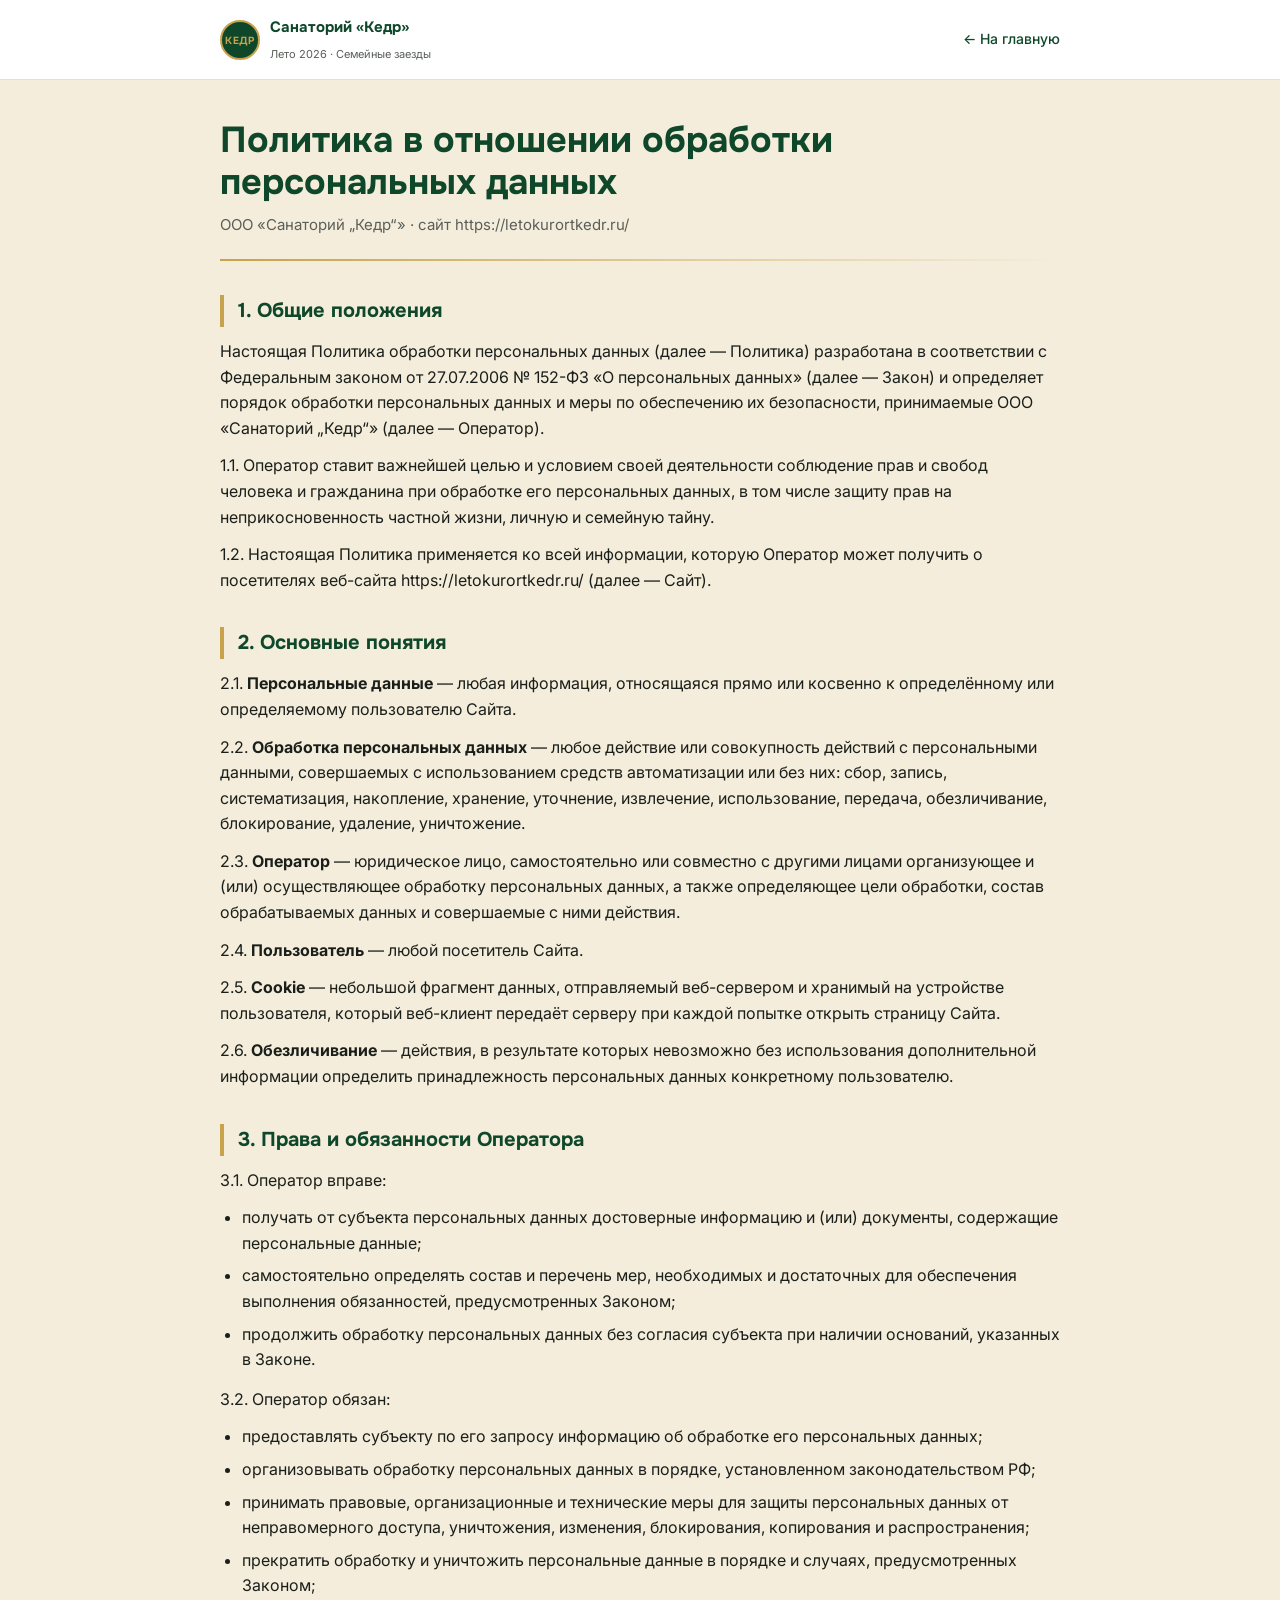
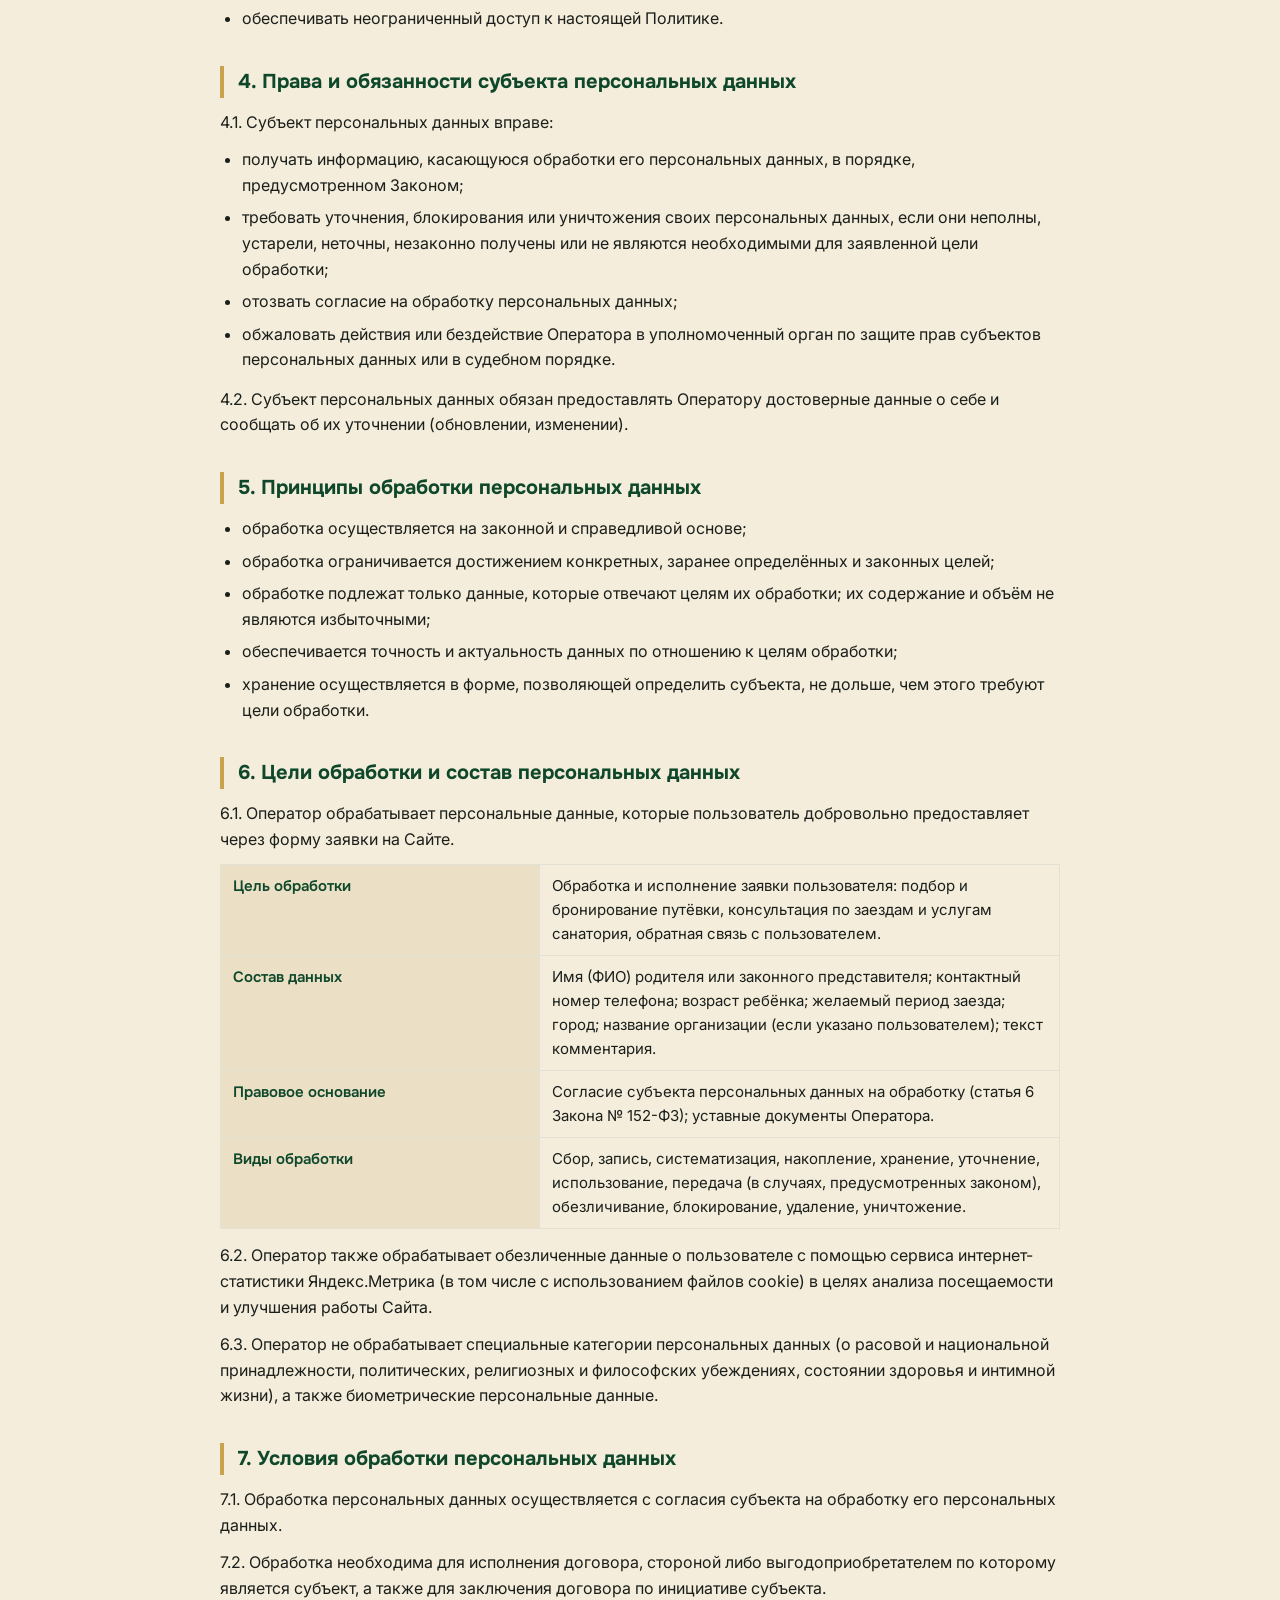
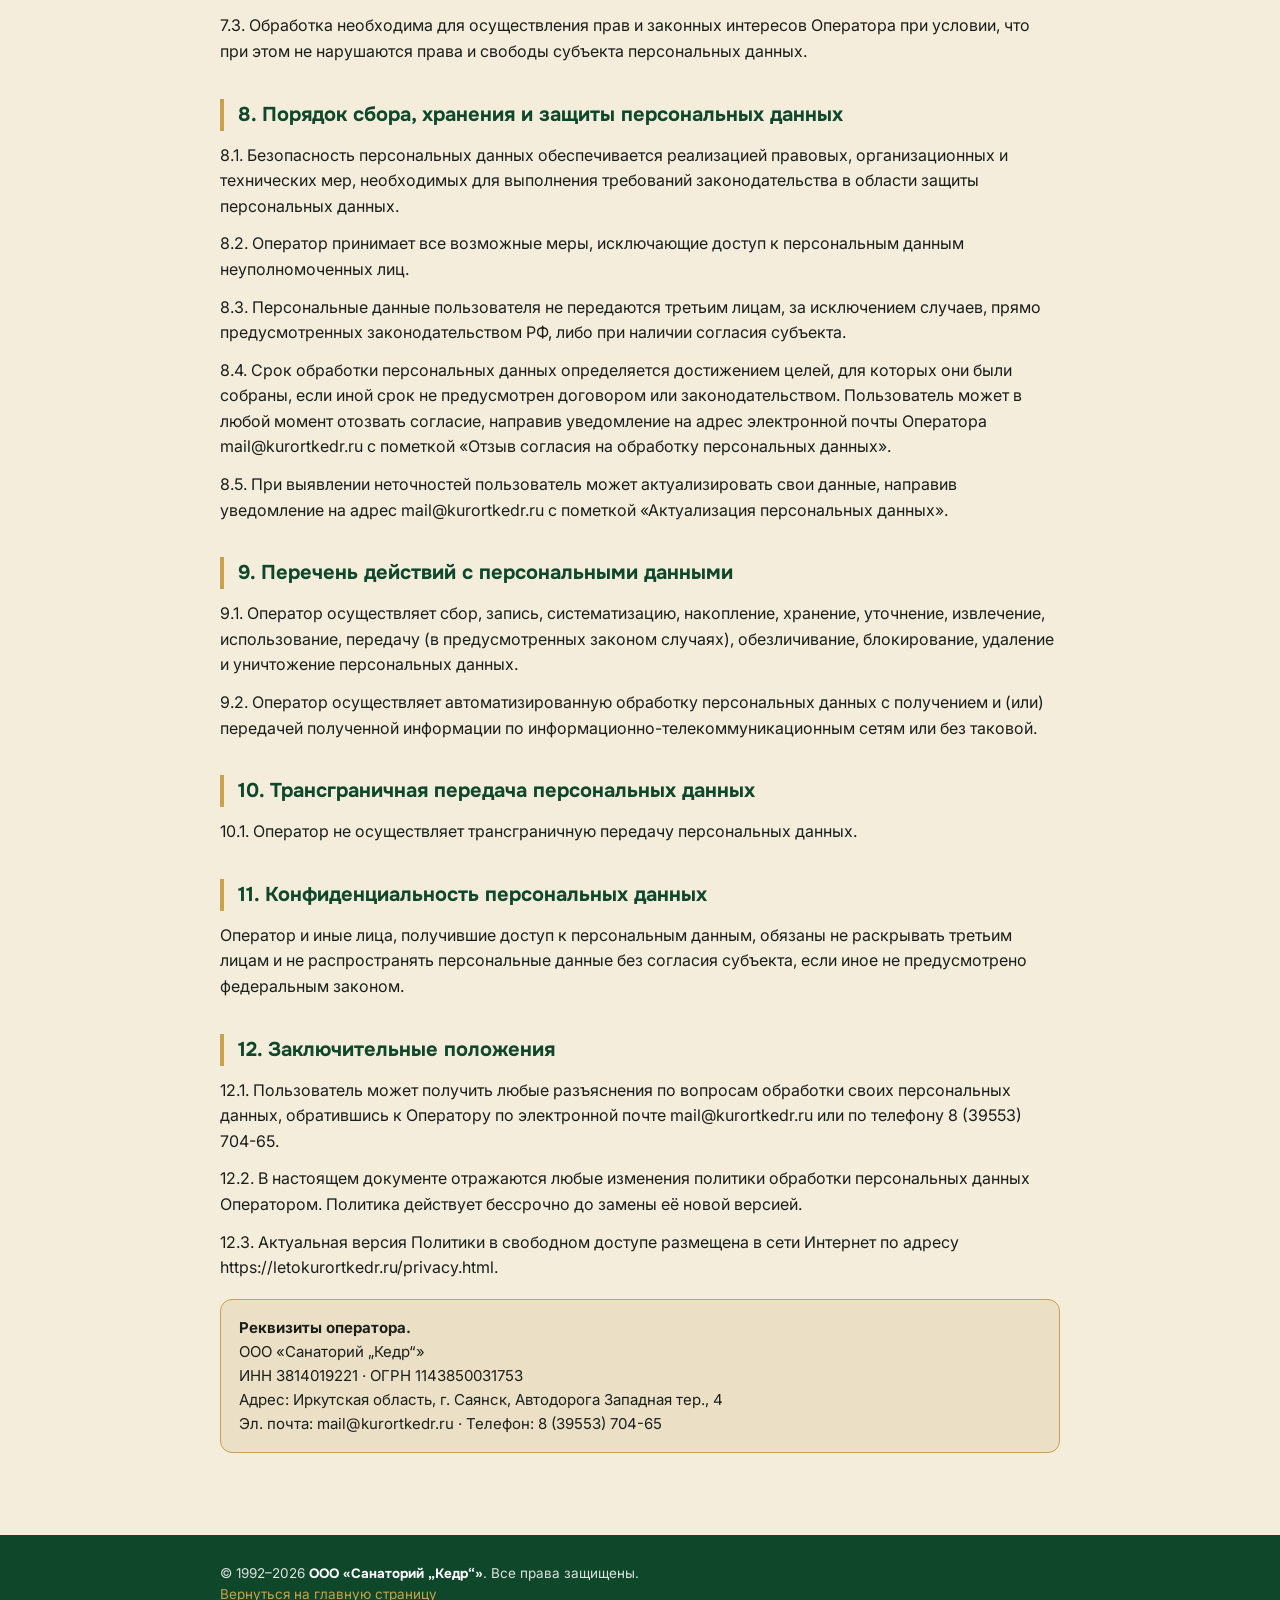
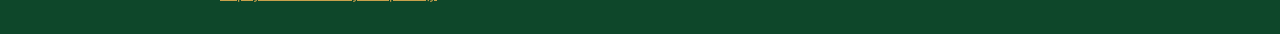
<file: privacy.html>
<!DOCTYPE html>
<html lang="ru">
<head>
  <meta charset="UTF-8">
  <meta name="viewport" content="width=device-width, initial-scale=1.0">
  <meta name="robots" content="index, follow">
  <title>Политика в отношении обработки персональных данных — санаторий «Кедр»</title>
  <meta name="description" content="Политика обработки персональных данных ООО «Санаторий „Кедр“» в соответствии с Федеральным законом № 152-ФЗ.">

  <link rel="preconnect" href="https://fonts.googleapis.com">
  <link rel="preconnect" href="https://fonts.gstatic.com" crossorigin>
  <link href="https://fonts.googleapis.com/css2?family=Inter:wght@400;500;700&family=Onest:wght@500;700&display=swap" rel="stylesheet">

  <style>
    :root{
      --green:#0E472A; --green-deep:#0A3320; --gold:#C8A24C; --gold-dark:#A8842F;
      --cream:#F4EDDB; --cream-deep:#EBE0C6; --white:#fff;
      --text:#1B1F1B; --mute:#5A5F5A; --border:#E3E0D6;
      --fh:'Onest',system-ui,sans-serif; --fb:'Inter',system-ui,sans-serif;
    }
    *{box-sizing:border-box;margin:0;padding:0}
    body{font-family:var(--fb);color:var(--text);background:var(--cream);line-height:1.6;font-size:16px;-webkit-font-smoothing:antialiased}
    a{color:var(--gold-dark);text-decoration:underline}
    a:hover{color:var(--green)}

    .doc-header{background:var(--white);border-bottom:1px solid var(--border);position:sticky;top:0;z-index:10}
    .doc-header__in{max-width:880px;margin:0 auto;padding:14px 20px;display:flex;align-items:center;justify-content:space-between;gap:16px}
    .brand{display:flex;align-items:center;gap:10px;text-decoration:none}
    .brand__logo{width:40px;height:40px;border-radius:50%;background:var(--green);border:2px solid var(--gold);display:flex;align-items:center;justify-content:center;color:var(--gold);font-weight:700;font-size:10px;letter-spacing:.04em;flex-shrink:0}
    .brand__name{font-family:var(--fh);font-weight:700;color:var(--green);font-size:15px;line-height:1.1}
    .brand__sub{color:var(--mute);font-size:11px}
    .back-link{font-size:14px;font-weight:500;white-space:nowrap;color:var(--green);text-decoration:none}
    .back-link:hover{color:var(--gold-dark)}

    .wrap{max-width:880px;margin:0 auto;padding:40px 20px 64px}
    h1{font-family:var(--fh);font-weight:700;color:var(--green);font-size:clamp(26px,5vw,36px);line-height:1.15;margin-bottom:10px}
    .lead{color:var(--mute);font-size:15px;margin-bottom:8px}
    .rule{height:2px;background:linear-gradient(90deg,var(--gold),transparent);border:0;margin:22px 0 30px}
    h2{font-family:var(--fh);font-weight:700;color:var(--green);font-size:20px;margin:34px 0 12px;padding-left:14px;border-left:4px solid var(--gold)}
    h3{font-family:var(--fh);font-weight:600;color:var(--green);font-size:16px;margin:20px 0 8px}
    p{margin-bottom:12px}
    ul,ol{margin:0 0 14px 22px}
    li{margin-bottom:7px}
    .card{background:var(--white);border:1px solid var(--border);border-radius:12px;padding:18px 20px;margin:14px 0}
    .meta-table{width:100%;border-collapse:collapse;margin:6px 0 14px;font-size:15px}
    .meta-table th,.meta-table td{text-align:left;vertical-align:top;padding:9px 12px;border:1px solid var(--border)}
    .meta-table th{background:var(--cream-deep);font-family:var(--fh);font-weight:600;color:var(--green);width:38%}
    .note{background:var(--cream-deep);border:1px solid var(--gold);border-radius:12px;padding:16px 18px;margin:18px 0;font-size:15px}

    .doc-footer{background:var(--green);color:rgba(255,255,255,.85);font-size:13.5px;line-height:1.6}
    .doc-footer__in{max-width:880px;margin:0 auto;padding:28px 20px}
    .doc-footer a{color:var(--gold)}
    .doc-footer b{color:#fff;font-family:var(--fh)}
  </style>
</head>
<body>

  <header class="doc-header">
    <div class="doc-header__in">
      <a class="brand" href="index.html">
        <span class="brand__logo">КЕДР</span>
        <span>
          <span class="brand__name">Санаторий «Кедр»</span><br>
          <span class="brand__sub">Лето 2026 · Семейные заезды</span>
        </span>
      </a>
      <a class="back-link" href="index.html">← На главную</a>
    </div>
  </header>

  <main class="wrap">
    <h1>Политика в отношении обработки персональных данных</h1>
    <p class="lead">ООО «Санаторий „Кедр“» · сайт https://letokurortkedr.ru/</p>
    <hr class="rule">

    <h2>1. Общие положения</h2>
    <p>Настоящая Политика обработки персональных данных (далее — Политика) разработана в соответствии с Федеральным законом от 27.07.2006 № 152-ФЗ «О персональных данных» (далее — Закон) и определяет порядок обработки персональных данных и меры по обеспечению их безопасности, принимаемые ООО «Санаторий „Кедр“» (далее — Оператор).</p>
    <p>1.1. Оператор ставит важнейшей целью и условием своей деятельности соблюдение прав и свобод человека и гражданина при обработке его персональных данных, в том числе защиту прав на неприкосновенность частной жизни, личную и семейную тайну.</p>
    <p>1.2. Настоящая Политика применяется ко всей информации, которую Оператор может получить о посетителях веб-сайта https://letokurortkedr.ru/ (далее — Сайт).</p>

    <h2>2. Основные понятия</h2>
    <p>2.1. <b>Персональные данные</b> — любая информация, относящаяся прямо или косвенно к определённому или определяемому пользователю Сайта.</p>
    <p>2.2. <b>Обработка персональных данных</b> — любое действие или совокупность действий с персональными данными, совершаемых с использованием средств автоматизации или без них: сбор, запись, систематизация, накопление, хранение, уточнение, извлечение, использование, передача, обезличивание, блокирование, удаление, уничтожение.</p>
    <p>2.3. <b>Оператор</b> — юридическое лицо, самостоятельно или совместно с другими лицами организующее и (или) осуществляющее обработку персональных данных, а также определяющее цели обработки, состав обрабатываемых данных и совершаемые с ними действия.</p>
    <p>2.4. <b>Пользователь</b> — любой посетитель Сайта.</p>
    <p>2.5. <b>Cookie</b> — небольшой фрагмент данных, отправляемый веб-сервером и хранимый на устройстве пользователя, который веб-клиент передаёт серверу при каждой попытке открыть страницу Сайта.</p>
    <p>2.6. <b>Обезличивание</b> — действия, в результате которых невозможно без использования дополнительной информации определить принадлежность персональных данных конкретному пользователю.</p>

    <h2>3. Права и обязанности Оператора</h2>
    <p>3.1. Оператор вправе:</p>
    <ul>
      <li>получать от субъекта персональных данных достоверные информацию и (или) документы, содержащие персональные данные;</li>
      <li>самостоятельно определять состав и перечень мер, необходимых и достаточных для обеспечения выполнения обязанностей, предусмотренных Законом;</li>
      <li>продолжить обработку персональных данных без согласия субъекта при наличии оснований, указанных в Законе.</li>
    </ul>
    <p>3.2. Оператор обязан:</p>
    <ul>
      <li>предоставлять субъекту по его запросу информацию об обработке его персональных данных;</li>
      <li>организовывать обработку персональных данных в порядке, установленном законодательством РФ;</li>
      <li>принимать правовые, организационные и технические меры для защиты персональных данных от неправомерного доступа, уничтожения, изменения, блокирования, копирования и распространения;</li>
      <li>прекратить обработку и уничтожить персональные данные в порядке и случаях, предусмотренных Законом;</li>
      <li>обеспечивать неограниченный доступ к настоящей Политике.</li>
    </ul>

    <h2>4. Права и обязанности субъекта персональных данных</h2>
    <p>4.1. Субъект персональных данных вправе:</p>
    <ul>
      <li>получать информацию, касающуюся обработки его персональных данных, в порядке, предусмотренном Законом;</li>
      <li>требовать уточнения, блокирования или уничтожения своих персональных данных, если они неполны, устарели, неточны, незаконно получены или не являются необходимыми для заявленной цели обработки;</li>
      <li>отозвать согласие на обработку персональных данных;</li>
      <li>обжаловать действия или бездействие Оператора в уполномоченный орган по защите прав субъектов персональных данных или в судебном порядке.</li>
    </ul>
    <p>4.2. Субъект персональных данных обязан предоставлять Оператору достоверные данные о себе и сообщать об их уточнении (обновлении, изменении).</p>

    <h2>5. Принципы обработки персональных данных</h2>
    <ul>
      <li>обработка осуществляется на законной и справедливой основе;</li>
      <li>обработка ограничивается достижением конкретных, заранее определённых и законных целей;</li>
      <li>обработке подлежат только данные, которые отвечают целям их обработки; их содержание и объём не являются избыточными;</li>
      <li>обеспечивается точность и актуальность данных по отношению к целям обработки;</li>
      <li>хранение осуществляется в форме, позволяющей определить субъекта, не дольше, чем этого требуют цели обработки.</li>
    </ul>

    <h2>6. Цели обработки и состав персональных данных</h2>
    <p>6.1. Оператор обрабатывает персональные данные, которые пользователь добровольно предоставляет через форму заявки на Сайте.</p>
    <table class="meta-table">
      <tr><th>Цель обработки</th><td>Обработка и исполнение заявки пользователя: подбор и бронирование путёвки, консультация по заездам и услугам санатория, обратная связь с пользователем.</td></tr>
      <tr><th>Состав данных</th><td>Имя (ФИО) родителя или законного представителя; контактный номер телефона; возраст ребёнка; желаемый период заезда; город; название организации (если указано пользователем); текст комментария.</td></tr>
      <tr><th>Правовое основание</th><td>Согласие субъекта персональных данных на обработку (статья 6 Закона № 152-ФЗ); уставные документы Оператора.</td></tr>
      <tr><th>Виды обработки</th><td>Сбор, запись, систематизация, накопление, хранение, уточнение, использование, передача (в случаях, предусмотренных законом), обезличивание, блокирование, удаление, уничтожение.</td></tr>
    </table>
    <p>6.2. Оператор также обрабатывает обезличенные данные о пользователе с помощью сервиса интернет-статистики Яндекс.Метрика (в том числе с использованием файлов cookie) в целях анализа посещаемости и улучшения работы Сайта.</p>
    <p>6.3. Оператор не обрабатывает специальные категории персональных данных (о расовой и национальной принадлежности, политических, религиозных и философских убеждениях, состоянии здоровья и интимной жизни), а также биометрические персональные данные.</p>

    <h2>7. Условия обработки персональных данных</h2>
    <p>7.1. Обработка персональных данных осуществляется с согласия субъекта на обработку его персональных данных.</p>
    <p>7.2. Обработка необходима для исполнения договора, стороной либо выгодоприобретателем по которому является субъект, а также для заключения договора по инициативе субъекта.</p>
    <p>7.3. Обработка необходима для осуществления прав и законных интересов Оператора при условии, что при этом не нарушаются права и свободы субъекта персональных данных.</p>

    <h2>8. Порядок сбора, хранения и защиты персональных данных</h2>
    <p>8.1. Безопасность персональных данных обеспечивается реализацией правовых, организационных и технических мер, необходимых для выполнения требований законодательства в области защиты персональных данных.</p>
    <p>8.2. Оператор принимает все возможные меры, исключающие доступ к персональным данным неуполномоченных лиц.</p>
    <p>8.3. Персональные данные пользователя не передаются третьим лицам, за исключением случаев, прямо предусмотренных законодательством РФ, либо при наличии согласия субъекта.</p>
    <p>8.4. Срок обработки персональных данных определяется достижением целей, для которых они были собраны, если иной срок не предусмотрен договором или законодательством. Пользователь может в любой момент отозвать согласие, направив уведомление на адрес электронной почты Оператора mail@kurortkedr.ru с пометкой «Отзыв согласия на обработку персональных данных».</p>
    <p>8.5. При выявлении неточностей пользователь может актуализировать свои данные, направив уведомление на адрес mail@kurortkedr.ru с пометкой «Актуализация персональных данных».</p>

    <h2>9. Перечень действий с персональными данными</h2>
    <p>9.1. Оператор осуществляет сбор, запись, систематизацию, накопление, хранение, уточнение, извлечение, использование, передачу (в предусмотренных законом случаях), обезличивание, блокирование, удаление и уничтожение персональных данных.</p>
    <p>9.2. Оператор осуществляет автоматизированную обработку персональных данных с получением и (или) передачей полученной информации по информационно-телекоммуникационным сетям или без таковой.</p>

    <h2>10. Трансграничная передача персональных данных</h2>
    <p>10.1. Оператор не осуществляет трансграничную передачу персональных данных.</p>

    <h2>11. Конфиденциальность персональных данных</h2>
    <p>Оператор и иные лица, получившие доступ к персональным данным, обязаны не раскрывать третьим лицам и не распространять персональные данные без согласия субъекта, если иное не предусмотрено федеральным законом.</p>

    <h2>12. Заключительные положения</h2>
    <p>12.1. Пользователь может получить любые разъяснения по вопросам обработки своих персональных данных, обратившись к Оператору по электронной почте mail@kurortkedr.ru или по телефону 8 (39553) 704-65.</p>
    <p>12.2. В настоящем документе отражаются любые изменения политики обработки персональных данных Оператором. Политика действует бессрочно до замены её новой версией.</p>
    <p>12.3. Актуальная версия Политики в свободном доступе размещена в сети Интернет по адресу https://letokurortkedr.ru/privacy.html.</p>

    <div class="note">
      <b>Реквизиты оператора.</b><br>
      ООО «Санаторий „Кедр“»<br>
      ИНН 3814019221 · ОГРН 1143850031753<br>
      Адрес: Иркутская область, г. Саянск, Автодорога Западная тер., 4<br>
      Эл. почта: mail@kurortkedr.ru · Телефон: 8 (39553) 704-65
    </div>
  </main>

  <footer class="doc-footer">
    <div class="doc-footer__in">
      © 1992–<span id="py">2026</span> <b>ООО «Санаторий „Кедр“»</b>. Все права защищены.<br>
      <a href="index.html">Вернуться на главную страницу</a>
    </div>
  </footer>

  <script>document.getElementById('py').textContent = new Date().getFullYear();</script>
</body>
</html>
</file>
<file: styles.css>
/* ============================================================
   КЕДР · ЛЕТО 2026 · ЛЕНДИНГ
   styles.css — этап 2: финальная стилизация
   ============================================================ */

/* ============================================================
   1. CSS-переменные
   ============================================================ */
:root {
  /* Основные фирменные (рефреш лето-2026) */
  --green-dark:  #0E472A;
  --green-mid:   #2C7A4A;
  --green-deep:  #0A3320;
  --green-soft:  rgba(14, 71, 42, 0.07);
  --gold:        #C8A24C;
  --gold-dark:   #A8842F;
  --gold-soft:   rgba(200, 162, 76, 0.16);

  /* Тёплые добавочные */
  --ochre:       #B4823F;
  --ochre-dark:  #8A6228;
  --cream:       #F4EDDB;
  --cream-deep:  #EBE0C6;
  --beige:       #E6D9BF;
  --brown-soft:  #6B4F35;

  /* Базовые */
  --white:       #FFFFFF;
  --text:        #1B1F1B;
  --text-mute:   #5A5F5A;
  --text-light:  rgba(255, 255, 255, 0.85);
  --text-faint:  rgba(255, 255, 255, 0.6);
  --border:      rgba(15, 77, 46, 0.12);
  --border-warm: rgba(107, 79, 53, 0.2);
  --shadow-soft: 0 4px 24px rgba(15, 77, 46, 0.08);
  --shadow-card: 0 2px 12px rgba(15, 77, 46, 0.06);
  --shadow-hover: 0 8px 32px rgba(15, 77, 46, 0.12);

  /* Шрифты */
  --font-heading: 'Onest', system-ui, -apple-system, sans-serif;
  --font-body:    'Inter', system-ui, -apple-system, sans-serif;
  --font-mono:    ui-monospace, 'SF Mono', 'Cascadia Mono', monospace;

  /* Контейнер */
  --container-max: 1200px;
  --container-padding-mobile:  16px;
  --container-padding-tablet:  32px;
  --container-padding-desktop: 48px;

  /* Анимации */
  --transition-fast: 0.15s ease;
  --transition-med:  0.25s ease;
}

/* ============================================================
   2. Сброс + база
   ============================================================ */
*, *::before, *::after {
  box-sizing: border-box;
  margin: 0;
  padding: 0;
}

html {
  scroll-behavior: smooth;
  -webkit-text-size-adjust: 100%;
}

body {
  font-family: var(--font-body);
  font-size: 16px;
  line-height: 1.6;
  color: var(--text);
  background-color: var(--white);
  -webkit-font-smoothing: antialiased;
  -moz-osx-font-smoothing: grayscale;
}

img, svg {
  max-width: 100%;
  height: auto;
  display: block;
}

a {
  color: var(--green-dark);
  text-decoration: none;
  transition: color var(--transition-fast);
}

a:hover {
  color: var(--green-mid);
}

button {
  font-family: inherit;
  cursor: pointer;
  border: none;
  background: none;
}

ul {
  list-style: none;
}

/* ============================================================
   3. Типографика
   ============================================================ */
h1, h2, h3, h4 {
  font-family: var(--font-heading);
  line-height: 1.15;
  color: var(--text);
  font-weight: 700;
}

h1 {
  font-size: 36px;
  line-height: 1.05;
  letter-spacing: -0.03em;
}

h2 {
  font-size: 28px;
  letter-spacing: -0.02em;
}

h3 {
  font-size: 22px;
  font-weight: 500;
}

h4 {
  font-size: 14px;
  font-weight: 500;
}

p {
  font-size: 16px;
  line-height: 1.6;
}

.muted {
  color: var(--text-mute);
  font-size: 14px;
}

.eyebrow {
  font-size: 12px;
  letter-spacing: 0.2em;
  text-transform: uppercase;
  color: var(--gold);
  font-weight: 500;
}

@media (min-width: 768px) {
  h1 { font-size: 56px; }
  h2 { font-size: 40px; }
  p  { font-size: 17px; }
}

/* ============================================================
   4. Контейнер
   ============================================================ */
.container {
  width: 100%;
  max-width: var(--container-max);
  margin: 0 auto;
  padding-left: var(--container-padding-mobile);
  padding-right: var(--container-padding-mobile);
}

@media (min-width: 768px) {
  .container {
    padding-left: var(--container-padding-tablet);
    padding-right: var(--container-padding-tablet);
  }
}

@media (min-width: 1100px) {
  .container {
    padding-left: var(--container-padding-desktop);
    padding-right: var(--container-padding-desktop);
  }
}

/* ============================================================
   5. Секции
   ============================================================ */
section {
  padding: 64px 0;
  scroll-margin-top: 80px;
}

@media (min-width: 768px) {
  section {
    padding: 96px 0;
  }
}

.section-white  { background-color: var(--white); }
.section-cream  { background-color: var(--cream); }
.section-beige  { background-color: var(--beige); }
.section-dark   { background-color: var(--green-dark); color: var(--white); }

.section-dark h1,
.section-dark h2,
.section-dark h3 {
  color: var(--white);
}

/* ============================================================
   6. Заголовки секций
   ============================================================ */
.section-header {
  text-align: center;
  margin-bottom: 48px;
  max-width: 720px;
  margin-left: auto;
  margin-right: auto;
}

.section-header h2 {
  margin-bottom: 16px;
}

.section-header p {
  color: var(--text-mute);
  font-size: 16px;
}

.section-dark .section-header p {
  color: var(--text-light);
}

@media (min-width: 768px) {
  .section-header {
    margin-bottom: 64px;
  }
  .section-header p {
    font-size: 18px;
  }
}

/* ============================================================
   7. Кнопки
   ============================================================ */
.btn {
  display: inline-flex;
  align-items: center;
  justify-content: center;
  padding: 14px 28px;
  font-size: 15px;
  font-weight: 500;
  border-radius: 6px;
  transition: all var(--transition-fast);
  text-align: center;
  border: 2px solid transparent;
  letter-spacing: 0.01em;
  white-space: nowrap;
  cursor: pointer;
}

.btn-primary {
  background-color: var(--gold);
  color: var(--green-dark);
  font-weight: 600;
}

.btn-primary:hover {
  background-color: var(--gold-dark);
  color: var(--green-dark);
  transform: translateY(-1px);
  box-shadow: 0 4px 16px rgba(212, 180, 90, 0.3);
}

.btn-secondary {
  background-color: transparent;
  color: var(--white);
  border-color: var(--white);
}

.btn-secondary:hover {
  background-color: var(--white);
  color: var(--green-dark);
}

.btn-outline-dark {
  background-color: transparent;
  color: var(--green-dark);
  border-color: var(--green-dark);
}

.btn-outline-dark:hover {
  background-color: var(--green-dark);
  color: var(--white);
}

.btn-block {
  width: 100%;
}

/* ============================================================
   8. Плейсхолдеры изображений
   ============================================================ */
.img-placeholder {
  background-color: var(--cream-deep);
  background-image:
    linear-gradient(135deg, transparent 48%, var(--border-warm) 48%, var(--border-warm) 52%, transparent 52%),
    linear-gradient(45deg, transparent 48%, var(--border-warm) 48%, var(--border-warm) 52%, transparent 52%);
  background-size: 24px 24px;
  display: flex;
  align-items: center;
  justify-content: center;
  text-align: center;
  padding: 24px;
  color: var(--brown-soft);
  font-size: 13px;
  font-weight: 500;
  border-radius: 8px;
  min-height: 200px;
  line-height: 1.5;
}

.img-placeholder--hero {
  background-color: var(--green-dark);
  background-image: none;
  color: var(--gold);
  border: none;
  min-height: 100%;
}

.img-placeholder--square { aspect-ratio: 1 / 1; }
.img-placeholder--wide   { aspect-ratio: 16 / 9; }
.img-placeholder--room   { aspect-ratio: 4 / 3; }

/* ============================================================
   9. Бейджи
   ============================================================ */
.badge {
  display: inline-block;
  padding: 6px 14px;
  font-size: 11px;
  letter-spacing: 0.18em;
  text-transform: uppercase;
  font-weight: 600;
  border-radius: 4px;
  line-height: 1;
}

.badge-gold {
  background-color: var(--gold);
  color: var(--green-dark);
}

.badge-outline {
  border: 1.5px solid var(--gold);
  color: var(--gold);
  background-color: transparent;
}

/* "Штамп" в стиле пионерской печати — для карточек акций */
.badge-stamp {
  display: inline-flex;
  align-items: center;
  gap: 8px;
  padding: 8px 16px;
  font-size: 11px;
  letter-spacing: 0.18em;
  text-transform: uppercase;
  font-weight: 700;
  color: var(--brown-soft);
  background-color: var(--cream);
  border: 1.5px solid var(--ochre);
  border-radius: 3px;
  line-height: 1;
  position: relative;
}

.badge-stamp::before {
  content: '';
  width: 6px;
  height: 6px;
  background-color: var(--gold);
  border-radius: 50%;
}

/* ============================================================
   10. Шапка (sticky)
   ============================================================ */
.site-header {
  position: sticky;
  top: 0;
  z-index: 100;
  background-color: var(--white);
  border-bottom: 1px solid var(--border);
  padding: 12px 0;
  transition: box-shadow var(--transition-med);
}

.site-header.scrolled {
  box-shadow: var(--shadow-soft);
}

.site-header .container {
  display: flex;
  align-items: center;
  justify-content: space-between;
  gap: 16px;
}

.site-header__brand {
  display: flex;
  align-items: center;
  gap: 12px;
  flex-shrink: 0;
}

.site-header__logo {
  width: 44px;
  height: 44px;
  border-radius: 50%;
  background-color: var(--green-dark);
  display: flex;
  align-items: center;
  justify-content: center;
  color: var(--gold);
  font-weight: 700;
  font-size: 11px;
  letter-spacing: 0.05em;
  border: 2px solid var(--gold);
  flex-shrink: 0;
}

.site-header__brand-text {
  font-size: 13px;
  line-height: 1.3;
}

.site-header__brand-name {
  font-weight: 600;
  color: var(--green-dark);
  font-size: 14px;
}

.site-header__brand-sub {
  color: var(--text-mute);
  font-size: 11px;
  letter-spacing: 0.02em;
}

.site-header__nav {
  display: none;
  gap: 24px;
}

.site-header__nav a {
  font-size: 14px;
  color: var(--text);
  font-weight: 500;
  position: relative;
  padding: 4px 0;
}

.site-header__nav a:hover {
  color: var(--green-dark);
}

.site-header__nav a::after {
  content: '';
  position: absolute;
  bottom: -2px;
  left: 0;
  width: 0;
  height: 2px;
  background-color: var(--gold);
  transition: width var(--transition-fast);
}

.site-header__nav a:hover::after {
  width: 100%;
}

.site-header__actions {
  display: flex;
  align-items: center;
  gap: 12px;
}

.site-header__phone {
  display: none;
  font-weight: 600;
  font-size: 14px;
  color: var(--green-dark);
  white-space: nowrap;
}

.site-header__actions .btn {
  padding: 10px 20px;
  font-size: 14px;
}

/* Бургер-кнопка */
.site-header__burger {
  width: 40px;
  height: 40px;
  display: flex;
  flex-direction: column;
  justify-content: center;
  align-items: center;
  gap: 5px;
  background: transparent;
  border: none;
  cursor: pointer;
  padding: 0;
  position: relative;
  z-index: 1001;
}

.site-header__burger span {
  display: block;
  width: 24px;
  height: 2px;
  background-color: var(--green-dark);
  border-radius: 2px;
  transition: all var(--transition-fast);
  transform-origin: center;
}

.site-header__burger.open span:nth-child(1) {
  transform: translateY(7px) rotate(45deg);
}

.site-header__burger.open span:nth-child(2) {
  opacity: 0;
}

.site-header__burger.open span:nth-child(3) {
  transform: translateY(-7px) rotate(-45deg);
}

@media (min-width: 1100px) {
  .site-header__nav,
  .site-header__phone {
    display: flex;
  }
  .site-header__burger {
    display: none;
  }
}

/* На мобильных скрываем CTA-кнопку в шапке (она в меню) */
@media (max-width: 600px) {
  .site-header__cta {
    display: none;
  }
}

/* ============================================================
   10b. Мобильное меню (оверлей)
   ============================================================ */
.mobile-menu {
  position: fixed;
  inset: 0;
  background-color: var(--green-dark);
  z-index: 999;
  opacity: 0;
  visibility: hidden;
  transition: opacity var(--transition-med), visibility var(--transition-med);
  overflow-y: auto;
  padding-top: 80px;
}

.mobile-menu.open {
  opacity: 1;
  visibility: visible;
}

.mobile-menu__inner {
  min-height: 100%;
  display: flex;
  flex-direction: column;
  justify-content: space-between;
  padding: 40px 32px 48px;
  gap: 48px;
}

.mobile-menu__nav {
  display: flex;
  flex-direction: column;
  gap: 4px;
}

.mobile-menu__nav a {
  display: block;
  padding: 16px 0;
  font-family: var(--font-heading);
  font-size: 24px;
  font-weight: 500;
  color: var(--white);
  border-bottom: 1px solid rgba(212, 180, 90, 0.2);
  transition: color var(--transition-fast);
}

.mobile-menu__nav a:hover {
  color: var(--gold);
}

.mobile-menu__contacts {
  display: flex;
  flex-direction: column;
  gap: 12px;
}

.mobile-menu__phone {
  font-size: 24px;
  font-weight: 700;
  color: var(--gold);
  letter-spacing: 0.02em;
}

.mobile-menu__phone:hover {
  color: var(--white);
}

.mobile-menu__email {
  font-size: 16px;
  color: var(--text-light);
}

.mobile-menu__email:hover {
  color: var(--gold);
}

.mobile-menu__cta {
  margin-top: 16px;
  width: 100%;
  padding: 16px;
  font-size: 15px;
}

/* ============================================================
   11. Hero
   ============================================================ */
.hero {
  position: relative;
  min-height: 82vh;
  min-height: 82svh;
  display: flex;
  align-items: center;
  background-color: var(--green-dark);
  color: var(--white);
  padding: 96px 0 84px;
  overflow: hidden;
}

.hero::after {
  content: '';
  position: absolute;
  inset: 0;
  background: linear-gradient(180deg,
    rgba(15, 77, 46, 0.55) 0%,
    rgba(15, 77, 46, 0.85) 100%);
  z-index: 1;
}

.hero .container {
  position: relative;
  z-index: 2;
  width: 100%;
}

.hero__carousel {
  position: absolute;
  inset: 0;
  z-index: 0;
  overflow: hidden;
}

.hero__slide {
  position: absolute;
  inset: 0;
  opacity: 0;
  transition: opacity 0.6s ease-in-out;
}

.hero__slide.active {
  opacity: 1;
}

.hero__slide picture,
.hero__slide img {
  width: 100%;
  height: 100%;
  display: block;
}

.hero__slide img {
  object-fit: cover;
  object-position: center;
}

/* Точки-индикаторы */
.hero__dots {
  position: absolute;
  bottom: 60px;
  left: 50%;
  transform: translateX(-50%);
  display: flex;
  gap: 10px;
  z-index: 3;
}

.hero__dot {
  width: 10px;
  height: 10px;
  border-radius: 50%;
  background-color: rgba(255, 255, 255, 0.4);
  border: 1.5px solid rgba(255, 255, 255, 0.6);
  cursor: pointer;
  padding: 0;
  transition: all var(--transition-fast);
}

.hero__dot:hover {
  background-color: rgba(255, 255, 255, 0.7);
}

.hero__dot.active {
  background-color: var(--gold);
  border-color: var(--gold);
  width: 28px;
  border-radius: 5px;
}

@media (min-width: 768px) {
  .hero__dots {
    bottom: 80px;
  }
}

.hero__badge {
  margin-bottom: 24px;
}

.hero h1 {
  margin-bottom: 24px;
  color: var(--white);
  max-width: 800px;
}

.hero h1 .accent {
  color: var(--gold);
  display: block;
  font-style: italic;
}

.hero__subtitle {
  max-width: 580px;
  font-size: 17px;
  line-height: 1.55;
  margin-bottom: 36px;
  color: var(--text-light);
}

.hero__actions {
  display: flex;
  gap: 12px;
  flex-wrap: wrap;
}

.hero__scroll-hint {
  position: absolute;
  bottom: 24px;
  left: 50%;
  transform: translateX(-50%);
  color: var(--text-faint);
  font-size: 11px;
  letter-spacing: 0.2em;
  text-transform: uppercase;
  z-index: 2;
  display: none;
}

@media (min-width: 768px) {
  .hero {
    min-height: 82vh;
    min-height: 82svh;
    padding: 104px 0 92px;
  }
  .hero__subtitle {
    font-size: 19px;
  }
  .hero__scroll-hint {
    display: block;
  }
}

/* ============================================================
   12. Блок "Кто мы" (с SVG-картой)
   ============================================================ */
.about-grid {
  display: grid;
  grid-template-columns: 1fr;
  gap: 40px;
  align-items: center;
}

.about-text h2 {
  margin-bottom: 20px;
}

.about-text p {
  font-size: 17px;
  line-height: 1.65;
  color: var(--text);
}

.about-text p + p {
  margin-top: 16px;
}

.route-map {
  display: block;
  position: relative;
  background-color: var(--cream);
  border: 1px solid var(--border-warm);
  border-radius: 12px;
  padding: 16px;
  box-shadow: var(--shadow-card);
  text-decoration: none;
  color: inherit;
  overflow: hidden;
  transition: all var(--transition-med);
  cursor: pointer;
}

.route-map:hover {
  transform: translateY(-2px);
  box-shadow: var(--shadow-hover);
  color: inherit;
}

.route-map img {
  width: 100%;
  height: auto;
  border-radius: 8px;
  display: block;
}

.route-map__overlay {
  position: absolute;
  top: 24px;
  right: 24px;
  background-color: var(--green-dark);
  color: var(--white);
  padding: 8px 14px;
  font-size: 12px;
  font-weight: 600;
  letter-spacing: 0.02em;
  border-radius: 6px;
  opacity: 0;
  transition: opacity var(--transition-med);
}

.route-map:hover .route-map__overlay {
  opacity: 1;
}

.route-map__caption {
  text-align: center;
  margin-top: 14px;
  font-size: 13px;
  color: var(--brown-soft);
  font-weight: 600;
  letter-spacing: 0.02em;
}

@media (min-width: 900px) {
  .about-grid {
    grid-template-columns: 1.3fr 1fr;
    gap: 64px;
  }
}

/* ============================================================
   13. Карточки акций (Экран 4) — главный блок
   ============================================================ */
.offers-section {
  background-color: var(--cream);
  background-image:
    radial-gradient(circle at 0% 0%, var(--cream-deep) 0%, transparent 40%),
    radial-gradient(circle at 100% 100%, var(--cream-deep) 0%, transparent 40%);
}

.offers-grid {
  display: grid;
  grid-template-columns: 1fr;
  gap: 24px;
}

.offer-card {
  background-color: var(--white);
  border: 1px solid var(--border-warm);
  border-radius: 14px;
  padding: 32px 28px;
  display: flex;
  flex-direction: column;
  box-shadow: var(--shadow-card);
  transition: all var(--transition-med);
  position: relative;
}

.offer-card:hover {
  transform: translateY(-4px);
  box-shadow: var(--shadow-hover);
}

.offer-card__badge {
  margin-bottom: 20px;
}

.offer-card h3 {
  font-size: 24px;
  color: var(--green-dark);
  margin-bottom: 8px;
  font-weight: 700;
  font-family: var(--font-heading);
}

.offer-card__sub {
  color: var(--brown-soft);
  font-size: 14px;
  margin-bottom: 24px;
  font-weight: 500;
  font-style: italic;
}

.offer-card__divider {
  height: 1px;
  background-color: var(--border-warm);
  margin: 0 0 20px;
}

.offer-card__body {
  flex: 1;
  margin-bottom: 24px;
}

.offer-card__body p {
  font-size: 15px;
  line-height: 1.55;
  margin-bottom: 12px;
  color: var(--text);
}

.offer-card__list {
  list-style: none;
  margin-top: 16px;
}

.offer-card__list li {
  padding: 8px 0;
  font-size: 14px;
  display: flex;
  align-items: center;
  gap: 10px;
  border-bottom: 1px solid var(--green-soft);
}

.offer-card__list li:last-child {
  border-bottom: none;
}

.offer-card .btn {
  width: 100%;
}

@media (min-width: 900px) {
  .offers-grid {
    grid-template-columns: repeat(3, 1fr);
  }
}

.offers-disclaimer {
  margin-top: 40px;
  text-align: center;
  font-size: 12px;
  color: var(--text-mute);
  max-width: 760px;
  margin-left: auto;
  margin-right: auto;
  line-height: 1.6;
  padding: 16px 24px;
  background-color: rgba(255, 255, 255, 0.5);
  border-radius: 8px;
  border: 1px solid var(--border-warm);
}

/* ============================================================
   14. Карточки путёвок (Экран 5)
   ============================================================ */
.putevki-grid {
  display: grid;
  grid-template-columns: 1fr;
  gap: 24px;
}

.putevka-card {
  background-color: var(--white);
  border: 1px solid var(--border);
  border-radius: 14px;
  padding: 32px 28px;
  box-shadow: var(--shadow-card);
  transition: box-shadow var(--transition-med);
}

.putevka-card:hover {
  box-shadow: var(--shadow-hover);
}

.putevka-card--featured {
  border-color: var(--gold);
  border-width: 2px;
  background-color: var(--cream);
  position: relative;
}

.putevka-card--featured::before {
  content: attr(data-badge);
  position: absolute;
  top: -10px;
  right: 24px;
  background-color: var(--gold);
  color: var(--green-dark);
  padding: 4px 12px;
  font-size: 10px;
  letter-spacing: 0.2em;
  font-weight: 700;
  border-radius: 3px;
}

.putevka-card h3 {
  color: var(--green-dark);
  margin-bottom: 4px;
  font-size: 22px;
  font-weight: 700;
}

.putevka-card__sub {
  color: var(--brown-soft);
  font-size: 14px;
  margin-bottom: 24px;
  font-style: italic;
}

.putevka-card__section {
  margin-bottom: 24px;
}

.putevka-card__section:last-child {
  margin-bottom: 0;
}

.putevka-card__section-title {
  font-weight: 600;
  font-size: 11px;
  text-transform: uppercase;
  letter-spacing: 0.15em;
  color: var(--ochre-dark);
  margin-bottom: 12px;
}

.putevka-card ul li {
  padding: 6px 0;
  font-size: 14px;
  position: relative;
  padding-left: 18px;
  color: var(--text);
}

.putevka-card ul li::before {
  content: '·';
  position: absolute;
  left: 0;
  top: 0;
  color: var(--gold);
  font-size: 24px;
  line-height: 1;
}

.putevka-card p {
  font-size: 14px;
  line-height: 1.55;
  color: var(--text);
}

.putevka-card p strong {
  color: var(--green-dark);
}

@media (min-width: 900px) {
  .putevki-grid {
    grid-template-columns: 1fr 1fr;
    gap: 32px;
  }
}

/* ============================================================
   15. Блок "Почему стоит поехать именно к нам" (Экран 6)
   ============================================================ */
.feature-row {
  display: grid;
  grid-template-columns: 1fr;
  gap: 24px;
  margin-bottom: 48px;
  align-items: center;
  padding-bottom: 48px;
  border-bottom: 1px solid var(--border-warm);
}

.feature-row:last-child {
  margin-bottom: 0;
  padding-bottom: 0;
  border-bottom: none;
}

.feature-row__image {
  border-radius: 12px;
  overflow: hidden;
}

.feature-row__image .img-placeholder {
  border-radius: 0;
  min-height: 240px;
}

.feature-row__content h3 {
  color: var(--green-dark);
  margin-bottom: 16px;
  font-size: 22px;
  font-weight: 700;
}

.feature-row__content p {
  font-size: 16px;
  line-height: 1.65;
  color: var(--text);
}

.feature-row__disclaimer {
  margin-top: 16px;
  font-size: 12px;
  color: var(--text-mute);
  font-style: italic;
  padding: 10px 14px;
  background-color: var(--white);
  border-left: 3px solid var(--gold);
  border-radius: 3px;
}

@media (min-width: 768px) {
  .feature-row {
    grid-template-columns: 1fr 1.4fr;
    gap: 48px;
    margin-bottom: 56px;
    padding-bottom: 56px;
  }
}

/* ============================================================
   16. Сетка "Чем занят ребёнок" (Экран 7)
   ============================================================ */
.kids-grid {
  display: grid;
  grid-template-columns: 1fr;
  gap: 20px;
}

.kids-card {
  background-color: var(--cream);
  border: 1px solid var(--border-warm);
  border-radius: 12px;
  padding: 28px 24px;
  transition: all var(--transition-med);
}

.kids-card:hover {
  transform: translateY(-2px);
  box-shadow: var(--shadow-card);
}

.kids-card__icon {
  width: 56px;
  height: 56px;
  background-color: var(--white);
  border: 1.5px solid var(--gold);
  border-radius: 50%;
  display: flex;
  align-items: center;
  justify-content: center;
  margin-bottom: 20px;
  color: var(--green-mid);
}

.kids-card__icon svg {
  width: 28px;
  height: 28px;
}

.kids-card h3 {
  font-size: 17px;
  margin-bottom: 8px;
  color: var(--green-dark);
  font-weight: 600;
  line-height: 1.3;
}

.kids-card p {
  font-size: 14px;
  color: var(--text-mute);
  line-height: 1.55;
}

@media (min-width: 600px) {
  .kids-grid {
    grid-template-columns: 1fr 1fr;
  }
}

@media (min-width: 900px) {
  .kids-grid {
    grid-template-columns: repeat(3, 1fr);
  }
}

.kids-photos {
  display: grid;
  grid-template-columns: 1fr;
  gap: 16px;
  margin-top: 48px;
}

@media (min-width: 768px) {
  .kids-photos {
    grid-template-columns: repeat(3, 1fr);
  }
}

/* ============================================================
   17. Блок "Чем занят взрослый" (Экран 8)
   ============================================================ */
.adult-grid {
  display: grid;
  grid-template-columns: 1fr;
  gap: 32px;
}

.adult-block {
  background-color: var(--white);
  border-radius: 12px;
  padding: 28px 24px;
  border: 1px solid var(--border);
}

.adult-block h3 {
  color: var(--ochre-dark);
  margin-bottom: 16px;
  font-size: 13px;
  text-transform: uppercase;
  letter-spacing: 0.15em;
  font-weight: 600;
  padding-bottom: 12px;
  border-bottom: 1px solid var(--border-warm);
}

.adult-block ul li {
  padding: 10px 0;
  border-bottom: 1px solid var(--green-soft);
  font-size: 15px;
  color: var(--text);
}

.adult-block ul li:last-child {
  border-bottom: none;
}

@media (min-width: 768px) {
  .adult-grid {
    grid-template-columns: 1fr 1fr;
    gap: 32px;
  }
}

/* ============================================================
   18. Карточки номеров (Экран 9)
   ============================================================ */
.rooms-grid {
  display: grid;
  grid-template-columns: 1fr;
  gap: 24px;
}

.room-card {
  background-color: var(--white);
  border: 1px solid var(--border);
  border-radius: 12px;
  overflow: hidden;
  transition: all var(--transition-med);
  display: flex;
  flex-direction: column;
}

.room-card:hover {
  transform: translateY(-2px);
  box-shadow: var(--shadow-hover);
}

.room-card__image {
  position: relative;
  width: 100%;
  aspect-ratio: 4 / 3;
  overflow: hidden;
  background-color: var(--cream-deep);
}

.room-card__image img {
  width: 100%;
  height: 100%;
  object-fit: cover;
  display: block;
  transition: transform 0.4s ease, filter var(--transition-med);
  /* Лёгкий цветокор: чуть приглушённая насыщенность + чуть теплее +
     лёгкое увеличение яркости для тёмных фото — выравнивает разные источники */
  filter: saturate(0.88) brightness(1.04) contrast(1.02);
}

.room-card:hover .room-card__image img {
  transform: scale(1.04);
}

.room-card__body {
  padding: 20px;
  flex: 1;
  display: flex;
  flex-direction: column;
}

.room-card h3 {
  font-size: 18px;
  color: var(--green-dark);
  margin-bottom: 8px;
  font-weight: 600;
}

.room-card__meta {
  font-size: 13px;
  color: var(--text-mute);
  margin-bottom: 14px;
  flex: 1;
}

.room-card__price {
  font-weight: 600;
  color: var(--brown-soft);
  font-size: 15px;
  padding-top: 12px;
  border-top: 1px solid var(--border);
}

@media (min-width: 600px) {
  .rooms-grid {
    grid-template-columns: 1fr 1fr;
  }
}

@media (min-width: 1100px) {
  .rooms-grid {
    grid-template-columns: repeat(4, 1fr);
  }
}

.rooms-disclaimer {
  margin-top: 32px;
  text-align: center;
  font-size: 13px;
  color: var(--text-mute);
  max-width: 640px;
  margin-left: auto;
  margin-right: auto;
  line-height: 1.55;
}

/* ============================================================
   19. Расписание дня (Экран 10)
   ============================================================ */
.schedule-grid {
  display: grid;
  grid-template-columns: 1fr;
  gap: 24px;
}

.schedule-col {
  background-color: var(--white);
  border-radius: 12px;
  padding: 28px 24px;
  border: 1px solid var(--border-warm);
  box-shadow: var(--shadow-card);
}

.schedule-col h3 {
  color: var(--gold);
  font-size: 13px;
  text-transform: uppercase;
  letter-spacing: 0.2em;
  margin-bottom: 6px;
  font-weight: 700;
}

.schedule-col__time-range {
  font-size: 12px;
  color: var(--text-mute);
  margin-bottom: 20px;
  font-family: var(--font-mono);
  padding-bottom: 16px;
  border-bottom: 1px solid var(--border-warm);
}

.schedule-col ul li {
  padding: 10px 0;
  border-bottom: 1px solid var(--green-soft);
  font-size: 14px;
  display: flex;
  gap: 12px;
  color: var(--text);
}

.schedule-col ul li:last-child {
  border-bottom: none;
}

.schedule-col__time {
  font-family: var(--font-mono);
  color: var(--brown-soft);
  font-weight: 600;
  flex-shrink: 0;
  font-size: 13px;
  min-width: 44px;
}

@media (min-width: 768px) {
  .schedule-grid {
    grid-template-columns: repeat(3, 1fr);
  }
}

/* ============================================================
   20. Документы (Экран 11)
   ============================================================ */
.docs-grid {
  display: grid;
  grid-template-columns: 1fr;
  gap: 32px;
  max-width: 900px;
  margin: 0 auto;
}

.docs-col h3 {
  color: var(--green-dark);
  margin-bottom: 20px;
  font-size: 18px;
  font-weight: 600;
  padding-bottom: 12px;
  border-bottom: 2px solid var(--gold);
  display: inline-block;
}

.docs-col ul li {
  padding: 14px 0;
  font-size: 15px;
  display: flex;
  gap: 14px;
  align-items: flex-start;
  border-bottom: 1px solid var(--border);
  line-height: 1.55;
}

.docs-col__check {
  flex-shrink: 0;
  width: 24px;
  height: 24px;
  background-color: var(--gold-soft);
  border: 1.5px solid var(--gold);
  border-radius: 50%;
  display: inline-flex;
  align-items: center;
  justify-content: center;
  color: var(--gold-dark);
  font-weight: 700;
  font-size: 12px;
  margin-top: 1px;
}

.docs-action {
  text-align: center;
  margin-top: 40px;
}

@media (min-width: 768px) {
  .docs-grid {
    grid-template-columns: 1fr 1fr;
    gap: 48px;
  }
}

/* ============================================================
   21. FAQ (Экран 12)
   ============================================================ */
.faq-list {
  max-width: 820px;
  margin: 0 auto;
  background-color: var(--white);
  border-radius: 12px;
  padding: 8px 28px;
  border: 1px solid var(--border);
  box-shadow: var(--shadow-card);
}

.faq-item {
  border-bottom: 1px solid var(--border);
}

.faq-item:last-child {
  border-bottom: none;
}

.faq-question {
  width: 100%;
  text-align: left;
  padding: 22px 0;
  font-size: 16px;
  font-weight: 600;
  color: var(--text);
  display: flex;
  justify-content: space-between;
  align-items: center;
  gap: 16px;
  font-family: var(--font-body);
  line-height: 1.4;
}

.faq-question:hover {
  color: var(--green-dark);
}

.faq-icon {
  flex-shrink: 0;
  color: var(--gold);
  font-size: 28px;
  font-weight: 300;
  line-height: 1;
  transition: transform var(--transition-med);
  width: 24px;
  text-align: center;
}

.faq-answer {
  padding: 0 0 22px;
  color: var(--text-mute);
  font-size: 15px;
  line-height: 1.65;
  display: none;
}

.faq-answer.open {
  display: block;
}

.faq-answer p {
  font-size: 15px;
  line-height: 1.65;
  color: var(--text-mute);
}

.faq-answer p + p {
  margin-top: 12px;
}

.faq-answer strong {
  color: var(--text);
  font-weight: 600;
}

.faq-answer a {
  color: var(--green-dark);
  text-decoration: underline;
  text-underline-offset: 2px;
}

.faq-answer a:hover {
  color: var(--gold-dark);
}

.faq-question[aria-expanded="true"] .faq-icon {
  transform: rotate(45deg);
}

@media (min-width: 768px) {
  .faq-question {
    font-size: 17px;
  }
}

/* ============================================================
   22. Форма (Экран 13)
   ============================================================ */
.form-section {
  background-color: var(--green-dark);
  color: var(--white);
  position: relative;
  overflow: hidden;
}

.form-section::before {
  content: '';
  position: absolute;
  top: 0;
  left: 0;
  right: 0;
  height: 100%;
  background:
    radial-gradient(circle at 10% 10%, rgba(212, 180, 90, 0.08) 0%, transparent 40%),
    radial-gradient(circle at 90% 90%, rgba(212, 180, 90, 0.05) 0%, transparent 40%);
  pointer-events: none;
}

.form-section .container {
  display: grid;
  grid-template-columns: 1fr;
  gap: 40px;
  position: relative;
  z-index: 1;
}

.form-section h2 {
  color: var(--gold);
  margin-bottom: 16px;
}

.form-intro p {
  color: var(--text-light);
  font-size: 17px;
  line-height: 1.55;
  margin-bottom: 32px;
}

.contact-cards {
  display: flex;
  flex-direction: column;
  gap: 14px;
}

.contact-card {
  background-color: rgba(255, 255, 255, 0.06);
  border: 1px solid rgba(212, 180, 90, 0.25);
  border-radius: 12px;
  padding: 20px 22px;
  transition: all var(--transition-fast);
}

.contact-card:hover {
  background-color: rgba(255, 255, 255, 0.1);
  border-color: rgba(212, 180, 90, 0.5);
}

.contact-card__label {
  font-size: 11px;
  letter-spacing: 0.2em;
  text-transform: uppercase;
  color: var(--gold);
  margin-bottom: 8px;
  font-weight: 600;
}

.contact-card__value {
  font-size: 18px;
  font-weight: 600;
  color: var(--white);
  margin-bottom: 4px;
}

.contact-card__value a {
  color: var(--white);
}

.contact-card__value a:hover {
  color: var(--gold);
}

.contact-card__hint {
  font-size: 12px;
  color: var(--text-faint);
}

.form-card {
  background-color: var(--white);
  color: var(--text);
  border-radius: 16px;
  padding: 32px 28px;
  box-shadow: 0 20px 60px rgba(0, 0, 0, 0.15);
}

.form-card__title {
  font-size: 18px;
  font-weight: 600;
  color: var(--green-dark);
  margin-bottom: 20px;
  padding-bottom: 16px;
  border-bottom: 1px solid var(--border);
}

.form-field {
  margin-bottom: 18px;
}

.form-field label {
  display: block;
  font-size: 13px;
  margin-bottom: 8px;
  color: var(--text);
  font-weight: 500;
  letter-spacing: 0.01em;
}

.form-field label .required {
  color: var(--ochre-dark);
}

.form-field input,
.form-field select,
.form-field textarea {
  width: 100%;
  padding: 12px 14px;
  border: 1.5px solid var(--border);
  border-radius: 8px;
  font-family: inherit;
  font-size: 15px;
  color: var(--text);
  background-color: var(--white);
  transition: border-color var(--transition-fast);
}

.form-field input:focus,
.form-field select:focus,
.form-field textarea:focus {
  outline: none;
  border-color: var(--gold);
  box-shadow: 0 0 0 3px rgba(212, 180, 90, 0.15);
}

.form-field input.error,
.form-field select.error,
.form-field textarea.error {
  border-color: #C44A3E;
  background-color: #FDF5F4;
}

.form-field input.error:focus,
.form-field select.error:focus,
.form-field textarea.error:focus {
  box-shadow: 0 0 0 3px rgba(196, 74, 62, 0.15);
}

.form-field__error {
  font-size: 12px;
  color: #C44A3E;
  margin-top: 6px;
  min-height: 0;
  line-height: 1.4;
  display: none;
}

.form-field__error.show {
  display: block;
}

.form-field textarea {
  resize: vertical;
  min-height: 80px;
  font-family: inherit;
}

.form-field__hint {
  font-size: 12px;
  color: var(--text-mute);
  margin-top: 8px;
  line-height: 1.55;
  background-color: var(--cream);
  padding: 10px 12px;
  border-radius: 6px;
  border-left: 3px solid var(--gold);
}

.form-checkbox {
  display: flex;
  gap: 12px;
  margin-bottom: 14px;
  font-size: 13px;
  color: var(--text);
  line-height: 1.5;
  cursor: pointer;
  align-items: flex-start;
}

.form-checkbox input {
  margin-top: 2px;
  flex-shrink: 0;
  width: 18px;
  height: 18px;
  accent-color: var(--green-dark);
  cursor: pointer;
}

.form-checkbox span {
  flex: 1;
}

.form-submit {
  width: 100%;
  margin-top: 20px;
  padding: 16px 28px;
  font-size: 16px;
  font-weight: 600;
}

.form-footnote {
  margin-top: 18px;
  font-size: 12px;
  color: var(--text-mute);
  text-align: center;
  line-height: 1.55;
}

.form-footnote a {
  color: var(--green-dark);
  text-decoration: underline;
}

@media (min-width: 900px) {
  .form-section .container {
    grid-template-columns: 1fr 1.3fr;
    gap: 48px;
    align-items: start;
  }
}

/* Honeypot — невидимое поле для отсечения ботов */
.form-honeypot {
  position: absolute;
  left: -9999px;
  width: 1px;
  height: 1px;
  overflow: hidden;
  opacity: 0;
  pointer-events: none;
}

/* ============================================================
   23. Футер
   ============================================================ */
.site-footer {
  background-color: var(--green-deep);
  color: var(--text-light);
  padding: 64px 0 32px;
}

.footer-grid {
  display: grid;
  grid-template-columns: 1fr;
  gap: 36px;
  margin-bottom: 48px;
}

.footer-col h4 {
  font-size: 11px;
  letter-spacing: 0.2em;
  text-transform: uppercase;
  color: var(--gold);
  margin-bottom: 18px;
  font-weight: 700;
}

.footer-col p {
  font-size: 14px;
  line-height: 1.6;
  color: var(--text-light);
  margin-bottom: 8px;
}

.footer-col ul li {
  padding: 4px 0;
  font-size: 14px;
}

.footer-col a {
  color: var(--text-light);
  transition: color var(--transition-fast);
}

.footer-col a:hover {
  color: var(--gold);
}

.footer-bottom {
  border-top: 1px solid rgba(255, 255, 255, 0.1);
  padding-top: 28px;
  text-align: center;
  font-size: 12px;
  color: var(--text-faint);
}

@media (min-width: 768px) {
  .footer-grid {
    grid-template-columns: repeat(2, 1fr);
    gap: 32px;
  }
}

@media (min-width: 1100px) {
  .footer-grid {
    grid-template-columns: 1.2fr 1fr 1.4fr 1fr;
  }
}

/* ============================================================
   24. Утилиты
   ============================================================ */
.text-center { text-align: center; }
.mt-16 { margin-top: 16px; }
.mt-24 { margin-top: 24px; }
.mt-32 { margin-top: 32px; }

/* ============================================================
   25. Toast-уведомление
   ============================================================ */
.toast {
  position: fixed;
  bottom: 32px;
  left: 50%;
  transform: translateX(-50%) translateY(120px);
  background-color: var(--green-dark);
  color: var(--white);
  padding: 16px 28px;
  border-radius: 8px;
  font-size: 15px;
  font-weight: 500;
  box-shadow: 0 8px 32px rgba(0, 0, 0, 0.2);
  border: 1px solid var(--gold);
  z-index: 10000;
  max-width: calc(100vw - 32px);
  opacity: 0;
  transition: opacity var(--transition-med), transform var(--transition-med);
  pointer-events: none;
  text-align: center;
  line-height: 1.4;
}

.toast.show {
  opacity: 1;
  transform: translateX(-50%) translateY(0);
}

.toast.toast--error {
  background-color: #8C2F25;
  border-color: #FF9D8E;
}


/* ============================================================
   25. ДОБАВЛЕНО (правки лета 2026): логотип-картинка, акцент цены,
       причины, универсальный аккордеон, блок взрослого, выделение номеров
   ============================================================ */

/* Логотип-картинка в шапке (правка 17) */
.site-header__logo-img {
  width: 44px;
  height: 44px;
  border-radius: 50%;
  object-fit: cover;
  display: block;
  flex-shrink: 0;
  border: 2px solid var(--gold);
}

/* Акцент цены в карточке июня (правка 3) */
.offer-card__highlight {
  display: inline-block;
  margin: 0 0 16px;
  padding: 8px 14px;
  background-color: var(--gold-soft);
  border: 1px solid var(--gold);
  border-radius: 8px;
  color: var(--green-dark);
  font-size: 15px;
  font-weight: 600;
}
.offer-card__highlight strong {
  font-size: 22px;
  font-weight: 700;
  color: var(--green-dark);
}

/* Блок "Почему к нам" — причины (правка 8) */
.reasons {
  display: flex;
  flex-direction: column;
  gap: 36px;
  max-width: 920px;
  margin: 0 auto;
}
.reason {
  display: grid;
  grid-template-columns: auto 1fr;
  gap: 20px;
  align-items: start;
}
.reason__num {
  width: 44px;
  height: 44px;
  border-radius: 50%;
  background-color: var(--green-dark);
  color: var(--gold);
  font-family: var(--font-heading);
  font-weight: 700;
  font-size: 20px;
  display: flex;
  align-items: center;
  justify-content: center;
  flex-shrink: 0;
}
.reason__body h3 {
  color: var(--green-dark);
  font-size: 22px;
  font-weight: 700;
  margin-bottom: 12px;
}
.reason__body > p {
  font-size: 16px;
  line-height: 1.65;
  color: var(--text);
  margin-bottom: 14px;
}
.reason__body > p:last-child {
  margin-bottom: 0;
}
@media (max-width: 600px) {
  .reason {
    grid-template-columns: 1fr;
    gap: 12px;
  }
  .reason__num {
    width: 38px;
    height: 38px;
    font-size: 18px;
  }
}

/* Универсальный аккордеон (правки 8, 11) */
.accordion {
  margin-top: 16px;
  background-color: var(--white);
  border: 1px solid var(--border);
  border-radius: 12px;
  padding: 2px 20px;
  box-shadow: var(--shadow-card);
}
.accordion-item {
  border-bottom: 1px solid var(--border);
}
.accordion-item:last-child {
  border-bottom: none;
}
.accordion-question {
  width: 100%;
  text-align: left;
  padding: 18px 0;
  font-size: 16px;
  font-weight: 600;
  color: var(--text);
  display: flex;
  justify-content: space-between;
  align-items: center;
  gap: 16px;
  font-family: var(--font-body);
  line-height: 1.4;
  background: none;
  border: none;
  cursor: pointer;
}
.accordion-question:hover {
  color: var(--green-dark);
}
.accordion-icon {
  flex-shrink: 0;
  color: var(--gold);
  font-size: 26px;
  font-weight: 300;
  line-height: 1;
  transition: transform var(--transition-med);
  width: 24px;
  text-align: center;
}
.accordion-question[aria-expanded="true"] .accordion-icon {
  transform: rotate(45deg);
}
.accordion-answer {
  padding: 0 0 18px;
  color: var(--text-mute);
  font-size: 15px;
  line-height: 1.65;
  display: none;
}
.accordion-answer.open {
  display: block;
}
.accordion-answer p {
  font-size: 15px;
  line-height: 1.65;
  color: var(--text-mute);
}
.accordion-answer p + p {
  margin-top: 10px;
}
.accordion-disclaimer {
  margin-top: 10px;
  font-size: 12px;
  font-style: italic;
  color: var(--text-mute);
  background-color: var(--cream);
  border-left: 3px solid var(--gold);
  border-radius: 3px;
  padding: 8px 12px;
}

/* Блок взрослого — переработка (правка 11) */
.adult-wrap {
  max-width: 920px;
  margin: 0 auto;
}
.adult-block--full {
  background-color: var(--white);
  border: 1px solid var(--border);
  border-radius: 14px;
  padding: 28px;
  box-shadow: var(--shadow-card);
}
.adult-block--full + .adult-block--full {
  margin-top: 24px;
}
.adult-block--full > h3 {
  color: var(--green-dark);
  font-size: 20px;
  font-weight: 700;
  margin-bottom: 16px;
}
.adult-conditions {
  display: grid;
  grid-template-columns: 1fr;
}
@media (min-width: 640px) {
  .adult-conditions {
    grid-template-columns: 1fr 1fr;
    column-gap: 28px;
  }
}
.adult-conditions li {
  padding: 8px 0 8px 18px;
  position: relative;
  font-size: 15px;
  border-bottom: 1px solid var(--border);
  color: var(--text);
}
.adult-conditions li::before {
  content: '·';
  position: absolute;
  left: 0;
  top: 3px;
  color: var(--gold);
  font-size: 22px;
  line-height: 1;
}
.adult-block--full .accordion {
  margin-top: 0;
  padding: 2px 0;
  border: none;
  box-shadow: none;
  background: none;
}
.adult-procedures-note {
  margin-top: 14px;
  font-size: 12px;
  font-style: italic;
  color: var(--text-mute);
}

/* Выделение номеров Семейный/Люкс (правка 12.2) */
.room-card--featured {
  border-color: var(--gold);
  border-width: 2px;
}
.room-card--featured .room-card__image::after {
  content: 'Выбор семей';
  position: absolute;
  top: 10px;
  left: 10px;
  z-index: 2;
  background-color: var(--gold);
  color: var(--green-dark);
  padding: 4px 10px;
  font-size: 10px;
  font-weight: 700;
  letter-spacing: 0.12em;
  text-transform: uppercase;
  border-radius: 3px;
}


/* ============================================================
   26. ДОБАВЛЕНО (итерация 6): иконки и фото в аккордеоне факторов,
       реальные детские фото, ссылка на Telegram-канал
   ============================================================ */

/* Иконка слева от заголовка пункта (только у природных факторов) */
.accordion-q-text {
  display: flex;
  align-items: center;
  gap: 10px;
  min-width: 0;
}
.accordion-q-icon {
  width: 20px;
  height: 20px;
  flex-shrink: 0;
  color: var(--green-mid);
}

/* Фото внутри раскрытого пункта аккордеона — показываем целиком */
.accordion-photo {
  display: block;
  width: auto;
  max-width: 100%;
  max-height: 440px;
  margin: 0 auto 14px;
  border-radius: 8px;
}
@media (max-width: 600px) {
  .accordion-photo { max-height: 340px; }
}

/* Реальные детские фото вместо плейсхолдеров */
.kids-photo {
  aspect-ratio: 1 / 1;
  border-radius: 12px;
  overflow: hidden;
  background-color: var(--cream-deep);
}
.kids-photo img {
  width: 100%;
  height: 100%;
  object-fit: cover;
  display: block;
  filter: saturate(0.92) brightness(1.02);
}

/* Ссылка на Telegram-канал вожатых в блоке детей */
.kids-tg {
  text-align: center;
  max-width: 640px;
  margin: -8px auto 8px;
  font-size: 15px;
  color: var(--text-mute);
}
.kids-tg a {
  color: var(--green-dark);
  font-weight: 600;
  text-decoration: underline;
  text-underline-offset: 2px;
}
.kids-tg a:hover {
  color: var(--gold-dark);
}

/* ============================================================
   27. ПРАВКИ ПАРТИИ ЛЕТО-2026:
       анимации появления, баннер cookie/ПДн, блок партнёров,
       капча, выравнивание повторяющихся элементов
   ============================================================ */

/* --- C2. Анимации появления (только при .anim-ready и без reduce-motion) --- */
.anim-ready [data-reveal],
.anim-ready [data-reveal-group] > * {
  opacity: 0;
  transform: translateY(22px);
  transition: opacity .6s cubic-bezier(.22,.61,.36,1),
              transform .6s cubic-bezier(.22,.61,.36,1);
}
.anim-ready [data-reveal].is-visible,
.anim-ready [data-reveal-group].is-visible > * {
  opacity: 1;
  transform: none;
}
.anim-ready [data-reveal-group].is-visible > *:nth-child(2) { transition-delay: .09s; }
.anim-ready [data-reveal-group].is-visible > *:nth-child(3) { transition-delay: .18s; }
.anim-ready [data-reveal-group].is-visible > *:nth-child(4) { transition-delay: .27s; }
.anim-ready [data-reveal-group].is-visible > *:nth-child(5) { transition-delay: .36s; }
.anim-ready [data-reveal-group].is-visible > *:nth-child(6) { transition-delay: .45s; }

/* Hero: контент мягко всплывает при загрузке */
.anim-ready .hero[data-reveal-hero] .hero__badge,
.anim-ready .hero[data-reveal-hero] h1,
.anim-ready .hero[data-reveal-hero] .hero__subtitle,
.anim-ready .hero[data-reveal-hero] .hero__actions {
  opacity: 0;
  animation: heroIn .7s cubic-bezier(.22,.61,.36,1) forwards;
}
.anim-ready .hero[data-reveal-hero] .hero__badge    { animation-delay: .05s; }
.anim-ready .hero[data-reveal-hero] h1              { animation-delay: .15s; }
.anim-ready .hero[data-reveal-hero] .hero__subtitle { animation-delay: .30s; }
.anim-ready .hero[data-reveal-hero] .hero__actions  { animation-delay: .45s; }
@keyframes heroIn { from { opacity: 0; transform: translateY(18px); } to { opacity: 1; transform: none; } }

/* Кнопки — чуть живее на ховере */
.btn { transition: transform .18s ease, background-color .18s ease, box-shadow .18s ease, color .18s ease, border-color .18s ease; }
.btn:hover { transform: translateY(-2px); }

@media (prefers-reduced-motion: reduce) {
  .anim-ready [data-reveal],
  .anim-ready [data-reveal-group] > *,
  .anim-ready .hero[data-reveal-hero] .hero__badge,
  .anim-ready .hero[data-reveal-hero] h1,
  .anim-ready .hero[data-reveal-hero] .hero__subtitle,
  .anim-ready .hero[data-reveal-hero] .hero__actions {
    opacity: 1 !important;
    transform: none !important;
    animation: none !important;
    transition: none !important;
  }
  .btn:hover { transform: none; }
}

/* --- D1. Блок «Нам доверяют» --- */
.partners { background-color: var(--white); }
.partners .section-header { margin-bottom: 36px; }
.partners-grid {
  display: grid;
  grid-template-columns: repeat(2, 1fr);
  gap: 16px;
  max-width: 940px;
  margin: 0 auto;
}
.partner-logo {
  display: flex;
  align-items: center;
  justify-content: center;
  background-color: var(--white);
  border: 1px solid var(--border);
  border-radius: 14px;
  padding: 22px 18px;
  min-height: 112px;
  box-shadow: var(--shadow-card);
  transition: box-shadow .2s ease, transform .2s ease;
}
.partner-logo:hover { box-shadow: var(--shadow-hover); transform: translateY(-2px); }
.partner-logo img { max-height: 50px; width: auto; object-fit: contain; }
.partners-note { text-align: center; color: var(--text-mute); font-size: 13px; margin-top: 22px; }
@media (min-width: 768px) {
  .partners-grid { grid-template-columns: repeat(4, 1fr); gap: 20px; }
  .partner-logo { min-height: 120px; }
  .partner-logo img { max-height: 56px; }
}

/* --- B3. Баннер cookie / обработки ПДн (152-ФЗ) --- */
.cookie-banner {
  position: fixed;
  left: 16px; right: 16px; bottom: 16px;
  z-index: 1000;
  background-color: var(--green-deep);
  color: var(--text-light);
  border: 1px solid rgba(200,162,76,.35);
  border-radius: 14px;
  padding: 18px 20px;
  box-shadow: 0 10px 40px rgba(0,0,0,.35);
  display: none;
  gap: 16px; align-items: center; justify-content: space-between; flex-wrap: wrap;
}
.cookie-banner.show { display: flex; animation: cookieUp .4s ease both; }
@keyframes cookieUp { from { opacity: 0; transform: translateY(20px); } to { opacity: 1; transform: none; } }
.cookie-banner__text { font-size: 13.5px; line-height: 1.5; flex: 1 1 440px; min-width: 240px; color: var(--text-light); }
.cookie-banner__text strong { color: #fff; display: block; margin-bottom: 3px; font-family: var(--font-heading); font-size: 14px; }
.cookie-banner__text a { color: var(--gold); text-decoration: underline; }
.cookie-banner__actions { display: flex; gap: 10px; flex-shrink: 0; }
.cookie-banner .btn { padding: 11px 22px; font-size: 14px; }
@media (max-width: 600px) {
  .cookie-banner { left: 10px; right: 10px; bottom: 10px; padding: 16px; }
  .cookie-banner__actions { width: 100%; }
  .cookie-banner__actions .btn { flex: 1; }
}

/* --- B2. SmartCaptcha в форме --- */
.form-captcha { margin: 4px 0 16px; }

/* --- C3. Выравнивание повторяющихся карточек (равная высота, CTA к низу) --- */
.offers-grid, .putevki-grid, .rooms-grid { align-items: stretch; }
.offer-card { display: flex; flex-direction: column; }
.offer-card__body { flex: 1 0 auto; }
.offer-card > .btn { margin-top: auto; }

/* ============================================================
   28. ПРАВКИ ПАРТИИ 2: буллеты акций, маршрут, about-заголовок,
       фото факторов, соцсети, sticky-CTA
   ============================================================ */

/* П.3 — подстрока заголовка about */
.about-h2-sub { font-size: 0.62em; font-weight: 600; color: var(--ochre-dark); display: inline-block; margin-top: 6px; }

/* П.5 — маршрут в три строки */
.route-map__caption--rows { display: flex; flex-direction: column; gap: 2px; }
.route-map__caption--rows span { display: block; }
.route-map__caption--rows span:first-child { font-weight: 600; color: var(--green-dark); }

/* П.6.1 — буллеты в карточке «Пионер» */
.offer-card__points { list-style: none; margin: 12px 0 0; padding: 0; }
.offer-card__points li { position: relative; padding-left: 20px; margin-bottom: 10px; line-height: 1.5; }
.offer-card__points li::before { content: ''; position: absolute; left: 2px; top: 0.52em; width: 8px; height: 8px; border-radius: 50%; background: var(--gold); }

/* П.8 — ряд фото факторов в аккордеоне «Как мы это делаем» */
.accordion-photos { display: grid; grid-template-columns: repeat(3, 1fr); gap: 10px; margin: 4px 0 14px; }
.accordion-photos figure { margin: 0; }
.accordion-photos img { width: 100%; aspect-ratio: 4 / 3; object-fit: cover; border-radius: 10px; display: block; }
.accordion-photos figcaption { font-size: 12px; color: var(--text-mute); margin-top: 6px; text-align: center; }
@media (max-width: 480px) {
  .accordion-photos { gap: 8px; }
  .accordion-photos figcaption { font-size: 11px; }
}

/* П.12 — иконки соцсетей */
.socials { display: flex; gap: 10px; margin-top: 10px; }
.social-btn { width: 42px; height: 42px; border-radius: 12px; display: inline-flex; align-items: center; justify-content: center; transition: transform .18s ease, box-shadow .18s ease, opacity .18s ease; flex-shrink: 0; }
.social-btn:hover { transform: translateY(-2px); box-shadow: 0 6px 16px rgba(0,0,0,.18); }
.social-btn svg { width: 22px; height: 22px; fill: #fff; }
.social-btn--vk { background: #0077FF; }
.social-btn--ok { background: #EE8208; }
.social-btn--max { background: transparent; }
.social-btn--max img { width: 42px; height: 42px; border-radius: 12px; display: block; }
.socials--footer { margin-top: 14px; }
.contact-card .socials { margin-top: 8px; }

/* Sticky-CTA на мобильных */
.mobile-cta {
  position: fixed; left: 16px; right: 16px; bottom: 14px; z-index: 90;
  display: none; align-items: center; justify-content: center;
  padding: 15px 24px; border-radius: 12px;
  background: var(--gold); color: var(--green-dark);
  font-weight: 600; font-size: 16px; text-align: center;
  box-shadow: 0 8px 28px rgba(10, 51, 32, .35);
  transform: translateY(130%); opacity: 0;
  transition: transform .3s ease, opacity .3s ease;
}
.mobile-cta.show { transform: none; opacity: 1; }
@media (max-width: 767px) {
  .mobile-cta { display: flex; }
}
@media (prefers-reduced-motion: reduce) {
  .mobile-cta { transition: none; }
}

/* ============================================================
   29. ДИЗАЙН-ПАКЕТЫ A+B (весь лендинг)
   ============================================================ */

/* --- A1: типографика — фирменный зелёный, плотные заголовки --- */
h2 { color: var(--green-dark); letter-spacing: -0.012em; }
.section-dark h2 { color: var(--white); }
h3 { letter-spacing: -0.008em; }

/* --- A4: hero — читаемость и глубина --- */
.hero::after {
  background:
    linear-gradient(100deg, rgba(7, 38, 23, 0.80) 0%, rgba(10, 51, 32, 0.42) 48%, rgba(10, 51, 32, 0.50) 100%),
    linear-gradient(180deg, rgba(10, 51, 32, 0.10) 0%, rgba(10, 51, 32, 0.72) 100%);
}
.hero h1 { text-shadow: 0 2px 20px rgba(0, 0, 0, 0.28); }
.hero__subtitle { text-shadow: 0 1px 12px rgba(0, 0, 0, 0.30); }
.hero__badge .badge,
.badge-outline {
  background: rgba(200, 162, 76, 0.16);
  border-color: rgba(200, 162, 76, 0.65);
  backdrop-filter: blur(2px);
}

/* --- A2: единый ритм — радиусы и тени --- */
.btn { border-radius: 10px; }
.offer-card, .putevka-card, .room-card, .kids-card,
.faq-item, .contact-card, .docs-col { border-radius: 16px; }

/* --- A3: SVG-иконки вместо эмодзи --- */
.offer-card__list li { display: flex; align-items: center; }
.offer-card__list .li-icon {
  width: 18px; height: 18px; color: var(--gold-dark);
  flex-shrink: 0; margin-right: 9px;
}
.contact-card__label { display: inline-flex; align-items: center; gap: 7px; }
.contact-card__label .label-icon { width: 15px; height: 15px; flex-shrink: 0; }
.doc-ic { width: 19px; height: 19px; flex-shrink: 0; display: inline-block; vertical-align: -4px; margin-right: 6px; }
.doc-ic--ok { color: #2C7A4A; }
.doc-ic--doc { color: var(--gold-dark); }

/* --- B1: цветовая полоска месяца + лента «Хит лета» --- */
.offer-card { position: relative; overflow: hidden; }
.offer-card::before {
  content: ''; position: absolute; top: 0; left: 0; right: 0; height: 5px;
  background: var(--month, var(--gold));
}
.offer-card--june { --month: linear-gradient(90deg, #3E8E5A, #5FAE78); }
.offer-card--july { --month: linear-gradient(90deg, #C8A24C, #DDBC6E); }
.offer-card--aug  { --month: linear-gradient(90deg, #B4823F, #C99A58); }
.offer-hit {
  position: absolute; top: 16px; right: -36px;
  transform: rotate(40deg);
  background: var(--gold); color: var(--green-deep);
  font-size: 11px; font-weight: 700; letter-spacing: 0.06em;
  text-transform: uppercase; padding: 5px 44px;
  box-shadow: 0 2px 8px rgba(0, 0, 0, 0.12);
  z-index: 1;
}

/* --- B2: живые ховеры карточек --- */
.offer-card, .putevka-card, .room-card, .kids-card {
  transition: transform .22s ease, box-shadow .22s ease;
}
.offer-card:hover, .putevka-card:hover,
.room-card:hover, .kids-card:hover {
  transform: translateY(-4px);
  box-shadow: var(--shadow-hover);
}

/* --- B3: фото — мягкий zoom на ховер --- */
.room-card__photo, .kids-photos a, .kids-photos figure { overflow: hidden; }
.room-card__photo img, .kids-photos img, .accordion-photos img {
  transition: transform .4s ease;
}
.room-card:hover .room-card__photo img,
.kids-photos a:hover img,
.accordion-photos figure:hover img { transform: scale(1.045); }

/* --- B4: кнопки акций со стрелкой --- */
.offer-card .btn-outline-dark::after {
  content: '→'; margin-left: 8px; transition: transform .18s ease;
}
.offer-card .btn-outline-dark:hover::after { transform: translateX(3px); }

/* --- B5: плавные аккордеоны (высота + поворот плюса) --- */
.accordion-answer, .faq-answer {
  display: block;
  overflow: hidden;
  max-height: 0;
  opacity: 0;
  padding-bottom: 0 !important;
  transition: max-height .34s ease, opacity .26s ease, padding-bottom .34s ease;
}
.accordion-answer.open { padding-bottom: 18px !important; opacity: 1; }
.faq-answer.open { opacity: 1; }
.accordion-icon, .faq-icon {
  transition: transform .25s ease;
  display: inline-block;
}
.accordion-question[aria-expanded="true"] .accordion-icon,
.faq-question[aria-expanded="true"] .faq-icon { transform: rotate(45deg); }
@media (prefers-reduced-motion: reduce) {
  .accordion-answer, .faq-answer, .accordion-icon, .faq-icon,
  .offer-card, .putevka-card, .room-card, .kids-card,
  .room-card__photo img, .kids-photos img, .accordion-photos img {
    transition: none !important;
  }
}

/* --- П.4: сноска под «Что взять с собой» --- */
.docs-note {
  max-width: 760px;
  margin: 26px auto 0;
  padding: 14px 18px;
  background: var(--cream);
  border: 1px solid var(--border-warm, var(--border));
  border-radius: 12px;
  font-size: 14px;
  line-height: 1.6;
  color: var(--text-mute);
  text-align: center;
}
.faq-answer.open { padding-bottom: 22px !important; }

/* ============================================================
   30. ФОТО В ПРИЧИНАХ: дуэт «параллельно» и фото «время вместе»
   ============================================================ */
.reason-duo {
  display: grid;
  grid-template-columns: 1fr 1fr;
  gap: 14px;
  margin-top: 18px;
  max-width: 720px;
}
.reason-duo figure { margin: 0; }
.reason-duo img {
  width: 100%;
  aspect-ratio: 4 / 3;
  object-fit: cover;
  border-radius: 14px;
  display: block;
  transition: transform .35s ease;
}
.reason-duo figure { overflow: hidden; border-radius: 14px; }
.reason-duo figure:hover img { transform: scale(1.04); }
.reason-duo figcaption {
  font-size: 13px;
  color: var(--text-mute);
  text-align: center;
  margin-top: 8px;
}
@media (max-width: 480px) {
  .reason-duo { gap: 10px; }
  .reason-duo figcaption { font-size: 11.5px; }
}

.reason__photo {
  margin-top: 18px;
  max-width: 640px;
  overflow: hidden;
  border-radius: 14px;
}
.reason__photo img {
  width: 100%;
  aspect-ratio: 3 / 2;
  object-fit: cover;
  display: block;
  transition: transform .35s ease;
}
.reason__photo:hover img { transform: scale(1.04); }

/* Фото внутри аккордеонов причин — единый стиль */
.accordion-photo {
  width: 100%;
  max-width: 640px;
  aspect-ratio: 3 / 2;
  object-fit: cover;
  border-radius: 12px;
  display: block;
  margin: 4px 0 14px;
}
@media (prefers-reduced-motion: reduce) {
  .reason-duo img, .reason__photo img { transition: none !important; }
}

/* ============================================================
   31. Модалка с телефоном (только десктоп — на мобиле звонок)
   ============================================================ */
.phone-modal {
  position: fixed; inset: 0; z-index: 200;
  display: flex; align-items: center; justify-content: center;
  padding: 20px;
}
.phone-modal[hidden] { display: none; }
.phone-modal__overlay {
  position: absolute; inset: 0;
  background: rgba(10, 51, 32, 0.55);
  backdrop-filter: blur(2px);
  animation: phoneFade .2s ease;
}
.phone-modal__box {
  position: relative;
  background: #fff;
  border-radius: 18px;
  padding: 34px 40px 30px;
  max-width: 380px; width: 100%;
  text-align: center;
  box-shadow: 0 24px 60px rgba(10, 51, 32, .35);
  border-top: 5px solid var(--gold);
  animation: phonePop .24s cubic-bezier(.2,.9,.3,1.2);
}
.phone-modal__close {
  position: absolute; top: 12px; right: 14px;
  background: none; border: none;
  font-size: 26px; line-height: 1; color: var(--text-mute);
  cursor: pointer; padding: 4px 8px; border-radius: 8px;
  transition: background .15s ease, color .15s ease;
}
.phone-modal__close:hover { background: var(--cream); color: var(--green-dark); }
.phone-modal__label {
  font-size: 13px; text-transform: uppercase; letter-spacing: .07em;
  color: var(--gold-dark); font-weight: 700; margin-bottom: 10px;
}
.phone-modal__number {
  font-size: 32px; font-weight: 700; color: var(--green-dark);
  letter-spacing: -0.01em; line-height: 1.1;
}
.phone-modal__hint {
  margin-top: 14px; font-size: 14px; line-height: 1.55; color: var(--text-mute);
}
@keyframes phoneFade { from { opacity: 0; } to { opacity: 1; } }
@keyframes phonePop { from { opacity: 0; transform: translateY(14px) scale(.96); } to { opacity: 1; transform: none; } }
@media (prefers-reduced-motion: reduce) {
  .phone-modal__overlay, .phone-modal__box { animation: none; }
}
</file>
